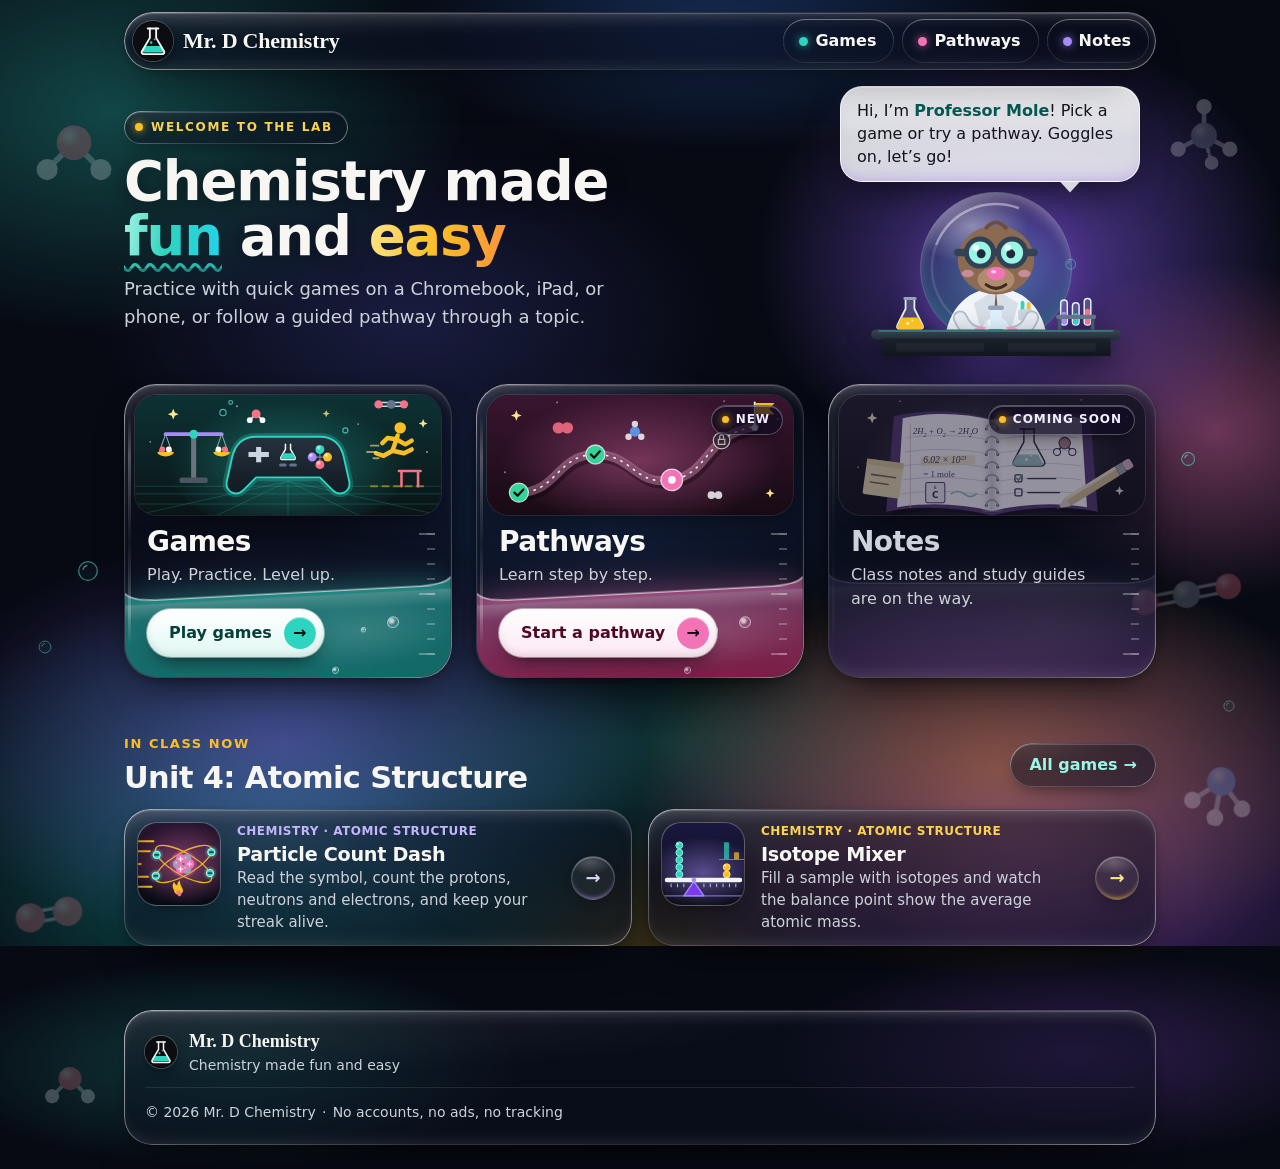
<file: index.html>
<!doctype html>
<html lang="en">
<head>
  <meta charset="utf-8">
  <meta name="viewport" content="width=device-width, initial-scale=1">
  <meta http-equiv="Content-Security-Policy" content="default-src 'self'; script-src 'none'; style-src 'self'; img-src 'self'; font-src 'none'; connect-src 'none'; object-src 'none'; base-uri 'none'; form-action 'none'">
  <title>Mr. D Chemistry</title>
  <meta name="description" content="Mr. D Chemistry — chemistry made fun and easy. Practice games, guided pathways and class notes for Mr. D's students.">
  <meta name="theme-color" content="#070a13">
  <meta name="color-scheme" content="dark">
  <link rel="icon" href="assets/favicon.svg" type="image/svg+xml">
  <link rel="stylesheet" href="assets/site.css?v=20261115">
  <link rel="stylesheet" href="assets/home.css?v=20261115">
</head>
<body class="home">
  <!-- Floating molecules and bubbles. Pure decoration: drawn once here, moved by CSS (assets/home.css).
       The <symbol>s also hold the liquid surface (meniscus) used in the Games / Pathways / Notes beakers. -->
  <div class="lab-bg" aria-hidden="true">
    <svg class="sprite" width="0" height="0" focusable="false">
      <defs>
        <radialGradient id="shine" cx="0.35" cy="0.3" r="0.7">
          <stop offset="0" stop-color="#fff" stop-opacity="0.7"/>
          <stop offset="0.5" stop-color="#fff" stop-opacity="0"/>
        </radialGradient>
        <symbol id="mol-h2o" viewBox="0 0 100 80">
          <path d="M50 32 22 60M50 32l28 28" stroke="#cbd5e1" stroke-width="6" stroke-linecap="round"/>
          <circle cx="50" cy="32" r="18" fill="#fb7185"/>
          <circle cx="22" cy="60" r="11" fill="#f1f5f9"/>
          <circle cx="78" cy="60" r="11" fill="#f1f5f9"/>
          <g fill="url(#shine)"><circle cx="50" cy="32" r="18"/><circle cx="22" cy="60" r="11"/><circle cx="78" cy="60" r="11"/></g>
        </symbol>
        <symbol id="mol-co2" viewBox="0 0 150 50">
          <path d="M22 19h106M22 31h106" stroke="#cbd5e1" stroke-width="4" stroke-linecap="round"/>
          <circle cx="22" cy="25" r="16" fill="#fb7185"/>
          <circle cx="75" cy="25" r="17" fill="#94a3b8"/>
          <circle cx="128" cy="25" r="16" fill="#fb7185"/>
          <g fill="url(#shine)"><circle cx="22" cy="25" r="16"/><circle cx="75" cy="25" r="17"/><circle cx="128" cy="25" r="16"/></g>
        </symbol>
        <symbol id="mol-ch4" viewBox="0 0 100 100">
          <path d="M50 52V14M50 52 16 70M50 52l34 18" stroke="#cbd5e1" stroke-width="6" stroke-linecap="round"/>
          <path d="M50 52l10 36" stroke="#cbd5e1" stroke-width="5" stroke-linecap="round" stroke-dasharray="4 5"/>
          <circle cx="50" cy="52" r="17" fill="#94a3b8"/>
          <circle cx="50" cy="14" r="10" fill="#f1f5f9"/>
          <circle cx="16" cy="70" r="10" fill="#f1f5f9"/>
          <circle cx="84" cy="70" r="10" fill="#f1f5f9"/>
          <circle cx="60" cy="88" r="9" fill="#e2e8f0"/>
          <g fill="url(#shine)"><circle cx="50" cy="52" r="17"/><circle cx="50" cy="14" r="10"/><circle cx="16" cy="70" r="10"/><circle cx="84" cy="70" r="10"/></g>
        </symbol>
        <symbol id="mol-o2" viewBox="0 0 100 50">
          <path d="M30 19h40M30 31h40" stroke="#cbd5e1" stroke-width="4" stroke-linecap="round"/>
          <circle cx="28" cy="25" r="17" fill="#fb7185"/>
          <circle cx="72" cy="25" r="17" fill="#fb7185"/>
          <g fill="url(#shine)"><circle cx="28" cy="25" r="17"/><circle cx="72" cy="25" r="17"/></g>
        </symbol>
        <symbol id="mol-nh3" viewBox="0 0 100 90">
          <path d="M50 36 20 64M50 36v44M50 36l30 28" stroke="#cbd5e1" stroke-width="6" stroke-linecap="round"/>
          <circle cx="50" cy="36" r="17" fill="#60a5fa"/>
          <circle cx="20" cy="64" r="10" fill="#f1f5f9"/>
          <circle cx="50" cy="80" r="10" fill="#f1f5f9"/>
          <circle cx="80" cy="64" r="10" fill="#f1f5f9"/>
          <g fill="url(#shine)"><circle cx="50" cy="36" r="17"/><circle cx="20" cy="64" r="10"/><circle cx="50" cy="80" r="10"/><circle cx="80" cy="64" r="10"/></g>
        </symbol>
        <!-- liquid surface: curves up where it meets the glass -->
        <symbol id="meniscus" viewBox="0 0 400 16" preserveAspectRatio="none">
          <path d="M0 0C5 8 20 11 46 11H354C380 11 395 8 400 0V16H0z" fill="currentColor"/>
          <path d="M0 0C5 8 20 11 46 11H354C380 11 395 8 400 0" fill="none" stroke="#fff" stroke-opacity="0.6" stroke-width="1.5" vector-effect="non-scaling-stroke"/>
        </symbol>
        <symbol id="fizz" viewBox="0 0 40 40">
          <circle cx="20" cy="20" r="17" fill="#2dd4bf" fill-opacity="0.08" stroke="#5eead4" stroke-width="2.5"/>
          <path d="M11 17a10 10 0 0 1 7-7" fill="none" stroke="#fff" stroke-opacity="0.8" stroke-width="2.5" stroke-linecap="round"/>
        </symbol>
      </defs>
    </svg>
    <svg class="mol mol-1" viewBox="0 0 100 80"><use href="#mol-h2o"/></svg>
    <svg class="mol mol-2" viewBox="0 0 150 50"><use href="#mol-co2"/></svg>
    <svg class="mol mol-3" viewBox="0 0 100 100"><use href="#mol-ch4"/></svg>
    <svg class="mol mol-4" viewBox="0 0 100 50"><use href="#mol-o2"/></svg>
    <svg class="mol mol-5" viewBox="0 0 100 90"><use href="#mol-nh3"/></svg>
    <svg class="mol mol-6" viewBox="0 0 100 80"><use href="#mol-h2o"/></svg>
    <svg class="fizz fizz-1" viewBox="0 0 40 40"><use href="#fizz"/></svg>
    <svg class="fizz fizz-2" viewBox="0 0 40 40"><use href="#fizz"/></svg>
    <svg class="fizz fizz-3" viewBox="0 0 40 40"><use href="#fizz"/></svg>
    <svg class="fizz fizz-4" viewBox="0 0 40 40"><use href="#fizz"/></svg>
    <svg class="fizz fizz-5" viewBox="0 0 40 40"><use href="#fizz"/></svg>
  </div>

  <header class="site-header">
    <div class="wrap">
      <div class="bar">
        <h1 class="brand">
          <img class="brand-mark" src="assets/favicon.svg" alt="" width="40" height="40">
          <span>Mr. D Chemistry</span>
        </h1>
        <nav class="top-nav" aria-label="Site">
          <a class="nav-games" href="https://games.mrdchemistry.com/">Games</a>
          <a class="nav-pathways" href="pathways/">Pathways</a>
          <a class="nav-notes" href="https://notes.mrdchemistry.com/">Notes</a>
        </nav>
      </div>
    </div>
  </header>

  <main id="main">
    <section class="hero wrap" aria-labelledby="hero-title">
      <div class="hero-text">
        <p class="eyebrow glass">Welcome to the lab</p>
        <h2 id="hero-title">Chemistry made <span class="fun">fun</span> and <span class="easy">easy</span></h2>
        <p class="lead">Practice with quick games on a Chromebook, iPad, or phone, or follow a guided pathway through a topic.</p>
      </div>

      <figure class="mascot">
        <figcaption class="say">
          Hi, I’m <strong>Professor Mole</strong>! Pick a game or try a pathway. Goggles on, let’s go!
        </figcaption>
        <div class="mascot-stage">
          <img class="mole" src="assets/professor-mole.svg" alt="Professor Mole, a friendly mole in lab goggles and a lab coat, holding a flask" width="120" height="120">
          <img class="bench" src="assets/lab-bench.svg" alt="" width="340" height="84">
        </div>
      </figure>
    </section>

    <ul class="doors wrap" aria-label="Where to next?">
      <li>
        <a class="door door--games glass" href="https://games.mrdchemistry.com/">
          <span class="beaker" aria-hidden="true">
            <span class="beaker-liquid">
              <svg class="meniscus" viewBox="0 0 400 16" preserveAspectRatio="none" focusable="false"><use href="#meniscus"/></svg>
              <span class="bub bub-1"></span>
              <span class="bub bub-2"></span>
              <span class="bub bub-3"></span>
            </span>
          </span>
          <span class="door-cover">
            <img src="assets/cover-games.svg" alt="" width="480" height="200">
          </span>
          <span class="door-body">
            <span class="door-title">Games</span>
            <span class="door-blurb">Play. Practice. Level up.</span>
            <span class="door-cta" aria-hidden="true">Play games <span class="arrow">→</span></span>
          </span>
        </a>
      </li>
      <li>
        <a class="door door--pathways glass" href="pathways/">
          <span class="beaker" aria-hidden="true">
            <span class="beaker-liquid">
              <svg class="meniscus" viewBox="0 0 400 16" preserveAspectRatio="none" focusable="false"><use href="#meniscus"/></svg>
              <span class="bub bub-1"></span>
              <span class="bub bub-2"></span>
              <span class="bub bub-3"></span>
            </span>
          </span>
          <span class="door-cover">
            <img src="assets/cover-pathways.svg" alt="" width="480" height="200">
            <span class="door-tag">New</span>
          </span>
          <span class="door-body">
            <span class="door-title">Pathways</span>
            <span class="door-blurb">Learn step by step.</span>
            <span class="door-cta" aria-hidden="true">Start a pathway <span class="arrow">→</span></span>
          </span>
        </a>
      </li>
      <li>
        <div class="door door--notes glass">
          <span class="beaker" aria-hidden="true">
            <span class="beaker-liquid">
              <svg class="meniscus" viewBox="0 0 400 16" preserveAspectRatio="none" focusable="false"><use href="#meniscus"/></svg>
            </span>
          </span>
          <span class="door-cover">
            <img src="assets/cover-notes.svg" alt="" width="480" height="200">
            <span class="door-tag">Coming soon</span>
          </span>
          <span class="door-body">
            <span class="door-title">Notes</span>
            <span class="door-blurb">Class notes and study guides are on the way.</span>
          </span>
        </div>
      </li>
    </ul>

    <!-- New unit: edit the text in h2#featured-title below. In each feature-list <li>,
         edit the <a href>, <img src> (keep alt="" for decorative art), both feature-tag
         spans (subject/topic), feature-title, and feature-blurb. Copy a whole <li>
         to add a game, or remove one to drop it. Keep the All games link unchanged. -->
    <section class="featured wrap" aria-labelledby="featured-title">
      <div class="featured-head">
        <div>
          <p class="eyebrow">In class now</p>
          <h2 id="featured-title">Unit 4: Atomic Structure</h2>
        </div>
        <a class="see-all glass" href="https://games.mrdchemistry.com/">All games <span aria-hidden="true">→</span></a>
      </div>
      <ul class="feature-list">
        <li>
          <a class="feature glass" href="https://games.mrdchemistry.com/games/particle-dash/">
            <span class="feature-art"><img src="assets/cover-particle-dash.svg" alt="" width="320" height="180"></span>
            <span class="feature-body">
              <span class="feature-tag dot-list"><span>Chemistry</span><span>Atomic Structure</span></span>
              <span class="feature-title">Particle Count Dash</span>
              <span class="feature-blurb">Read the symbol, count the protons, neutrons and electrons, and keep your streak alive.</span>
            </span>
            <span class="feature-go" aria-hidden="true"><span class="arrow">→</span></span>
          </a>
        </li>
        <li>
          <a class="feature feature--amber glass" href="https://games.mrdchemistry.com/games/isotope-mixer/">
            <span class="feature-art"><img src="assets/cover-isotope-mixer.svg" alt="" width="320" height="180"></span>
            <span class="feature-body">
              <span class="feature-tag dot-list"><span>Chemistry</span><span>Atomic Structure</span></span>
              <span class="feature-title">Isotope Mixer</span>
              <span class="feature-blurb">Fill a sample with isotopes and watch the balance point show the average atomic mass.</span>
            </span>
            <span class="feature-go" aria-hidden="true"><span class="arrow">→</span></span>
          </a>
        </li>
      </ul>
    </section>
  </main>

  <footer class="site-footer">
    <div class="wrap">
      <div class="footer-inner glass">
        <p class="footer-brand">
          <img class="brand-mark" src="assets/favicon.svg" alt="" width="32" height="32">
          <span><strong>Mr. D Chemistry</strong><br><span class="footer-tagline">Chemistry made fun and easy</span></span>
        </p>
        <p class="footer-legal dot-list"><span>© 2026 Mr. D Chemistry</span><span>No accounts, no ads, no tracking</span></p>
      </div>
    </div>
  </footer>
</body>
</html>
</file>
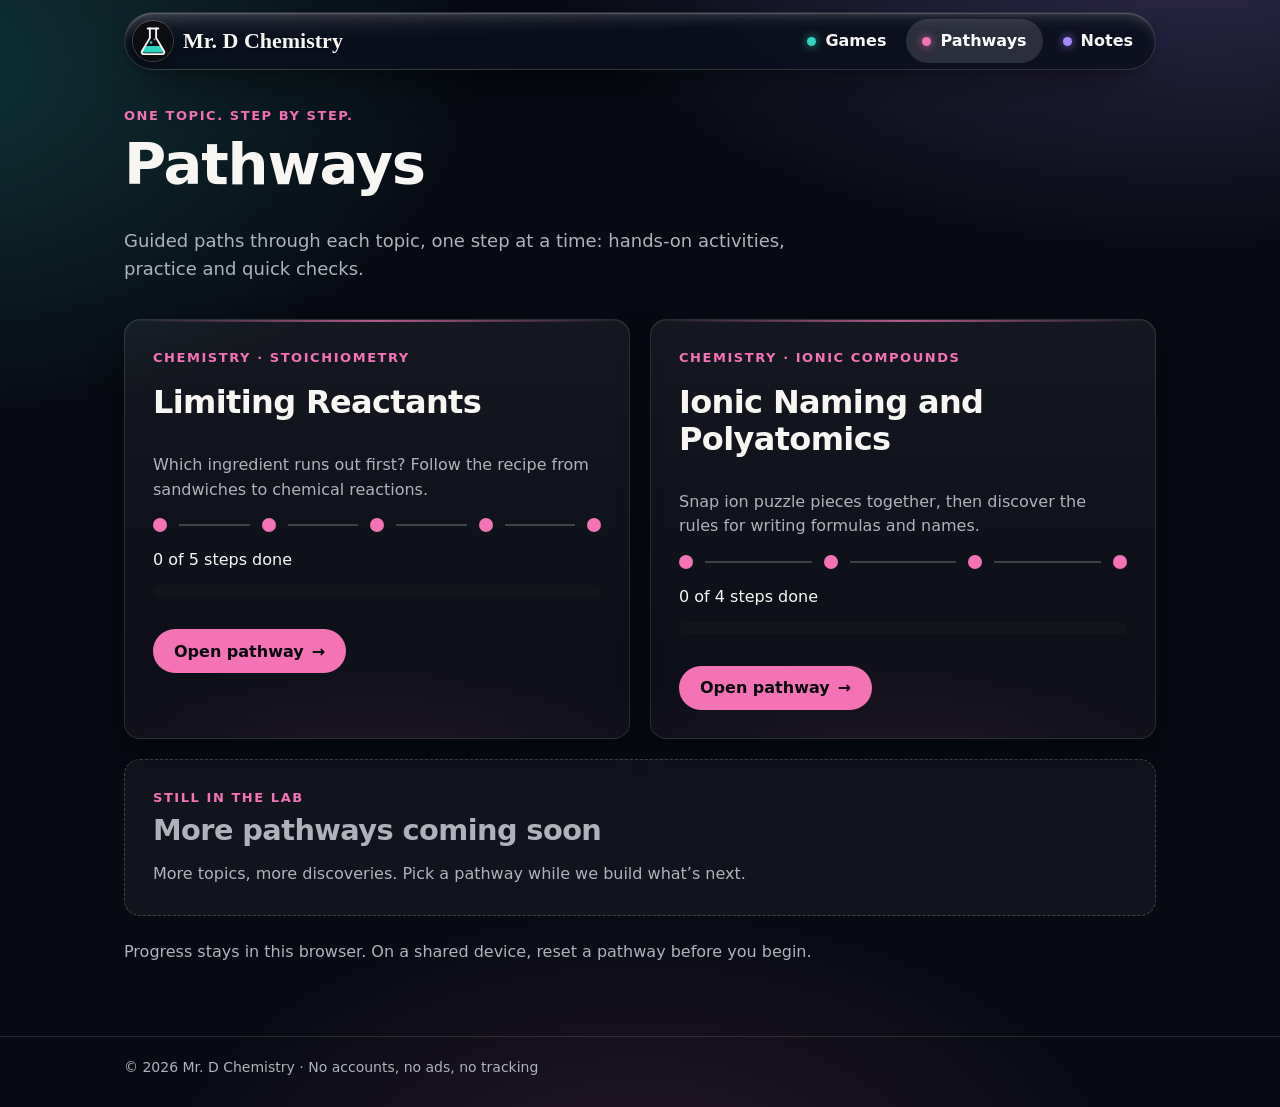
<file: pathways/index.html>
<!doctype html>
<html lang="en">
<head>
  <meta charset="utf-8">
  <meta name="viewport" content="width=device-width, initial-scale=1">
  <meta http-equiv="Content-Security-Policy" content="default-src 'self'; script-src 'self'; style-src 'self'; img-src 'self'; font-src 'none'; connect-src 'none'; object-src 'none'; base-uri 'none'; form-action 'none'">
  <title>Pathways — Mr. D Chemistry</title>
  <meta name="description" content="Guided chemistry paths through each topic, one step at a time.">
  <meta name="theme-color" content="#08090b">
  <meta name="color-scheme" content="dark">
  <link rel="icon" href="../assets/favicon.svg" type="image/svg+xml">
  <link rel="stylesheet" href="../assets/site.css?v=20261103">
  <link rel="stylesheet" href="../assets/site-bar.css?v=20261115b">
  <link rel="stylesheet" href="./assets/pathways.css?v=20261123">
  <script src="./assets/progress.js?v=20261123" defer></script>
  <script src="./assets/hub.js?v=20261123" defer></script>
</head>
<body class="pathways has-site-bar">
  <a class="skip-link" href="#main">Skip to content</a>
  <header class="site-bar-wrap">
    <div class="wrap">
      <div class="site-bar">
        <a class="site-bar-brand" href="https://mrdchemistry.com/">
          <img src="../assets/favicon.svg" alt="" width="40" height="40">
          <span>Mr. D Chemistry</span>
        </a>
        <nav class="site-bar-nav" aria-label="Site">
          <a class="nav-games" href="https://games.mrdchemistry.com/">Games</a>
          <a class="nav-pathways" href="https://mrdchemistry.com/pathways/" aria-current="page">Pathways</a>
          <a class="nav-notes" href="https://notes.mrdchemistry.com/">Notes</a>
        </nav>
      </div>
    </div>
  </header>
  <main id="main" class="wrap ">
    <section class="intro" aria-labelledby="title">
      <p class="eyebrow">One topic. Step by step.</p>
      <h1 id="title">Pathways</h1>
      <p class="lead">Guided paths through each topic, one step at a time: hands-on activities, practice and quick checks.</p>
    </section>
    <div class="pathway-grid">
      <article class="card pathway-card" data-status="ready" data-pathway-card="limiting-reactants" aria-labelledby="lr-title">
        <p class="eyebrow">Chemistry · Stoichiometry</p>
        <h2 id="lr-title">Limiting Reactants</h2>
        <p class="card-blurb">Which ingredient runs out first? Follow the recipe from sandwiches to chemical reactions.</p>
        <div class="pathway-preview" aria-hidden="true"><span class="preview-dot"></span><span class="preview-line"></span><span class="preview-dot"></span><span class="preview-line"></span><span class="preview-dot"></span><span class="preview-line"></span><span class="preview-dot"></span><span class="preview-line"></span><span class="preview-dot"></span></div>
        <div><span class="hub-progress" id="lr-progress">0 of 5 steps done</span><progress value="0" max="5" aria-labelledby="lr-progress"></progress></div>
        <div class="card-actions"><a class="btn btn-play" href="limiting-reactants/">Open pathway <span aria-hidden="true">→</span></a></div>
      </article>
      <article class="card pathway-card" data-status="ready" data-pathway-card="ionic-naming" aria-labelledby="in-title">
        <p class="eyebrow">Chemistry · Ionic Compounds</p>
        <h2 id="in-title">Ionic Naming and Polyatomics</h2>
        <p class="card-blurb">Snap ion puzzle pieces together, then discover the rules for writing formulas and names.</p>
        <div class="pathway-preview" aria-hidden="true"><span class="preview-dot"></span><span class="preview-line"></span><span class="preview-dot"></span><span class="preview-line"></span><span class="preview-dot"></span><span class="preview-line"></span><span class="preview-dot"></span></div>
        <div><span class="hub-progress" id="in-progress">0 of 4 steps done</span><progress value="0" max="4" aria-labelledby="in-progress"></progress></div>
        <div class="card-actions"><a class="btn btn-play" href="ionic-naming/">Open pathway <span aria-hidden="true">→</span></a></div>
      </article>
      <section class="coming-soon" aria-labelledby="soon-title">
        <p class="eyebrow">Still in the lab</p>
        <h2 id="soon-title">More pathways coming soon</h2>
        <p>More topics, more discoveries. Pick a pathway while we build what’s next.</p>
      </section>
    </div>
    <p class="muted reset-area">Progress stays in this browser. On a shared device, reset a pathway before you begin.</p>
    <noscript><p class="notice">Turn on JavaScript to save and display your progress. You can still open the pathway and read the notes.</p></noscript>
  </main>
  <footer class="site-foot"><div class="wrap"><p>© 2026 Mr. D Chemistry · No accounts, no ads, no tracking</p></div></footer>
</body>
</html>
</file>
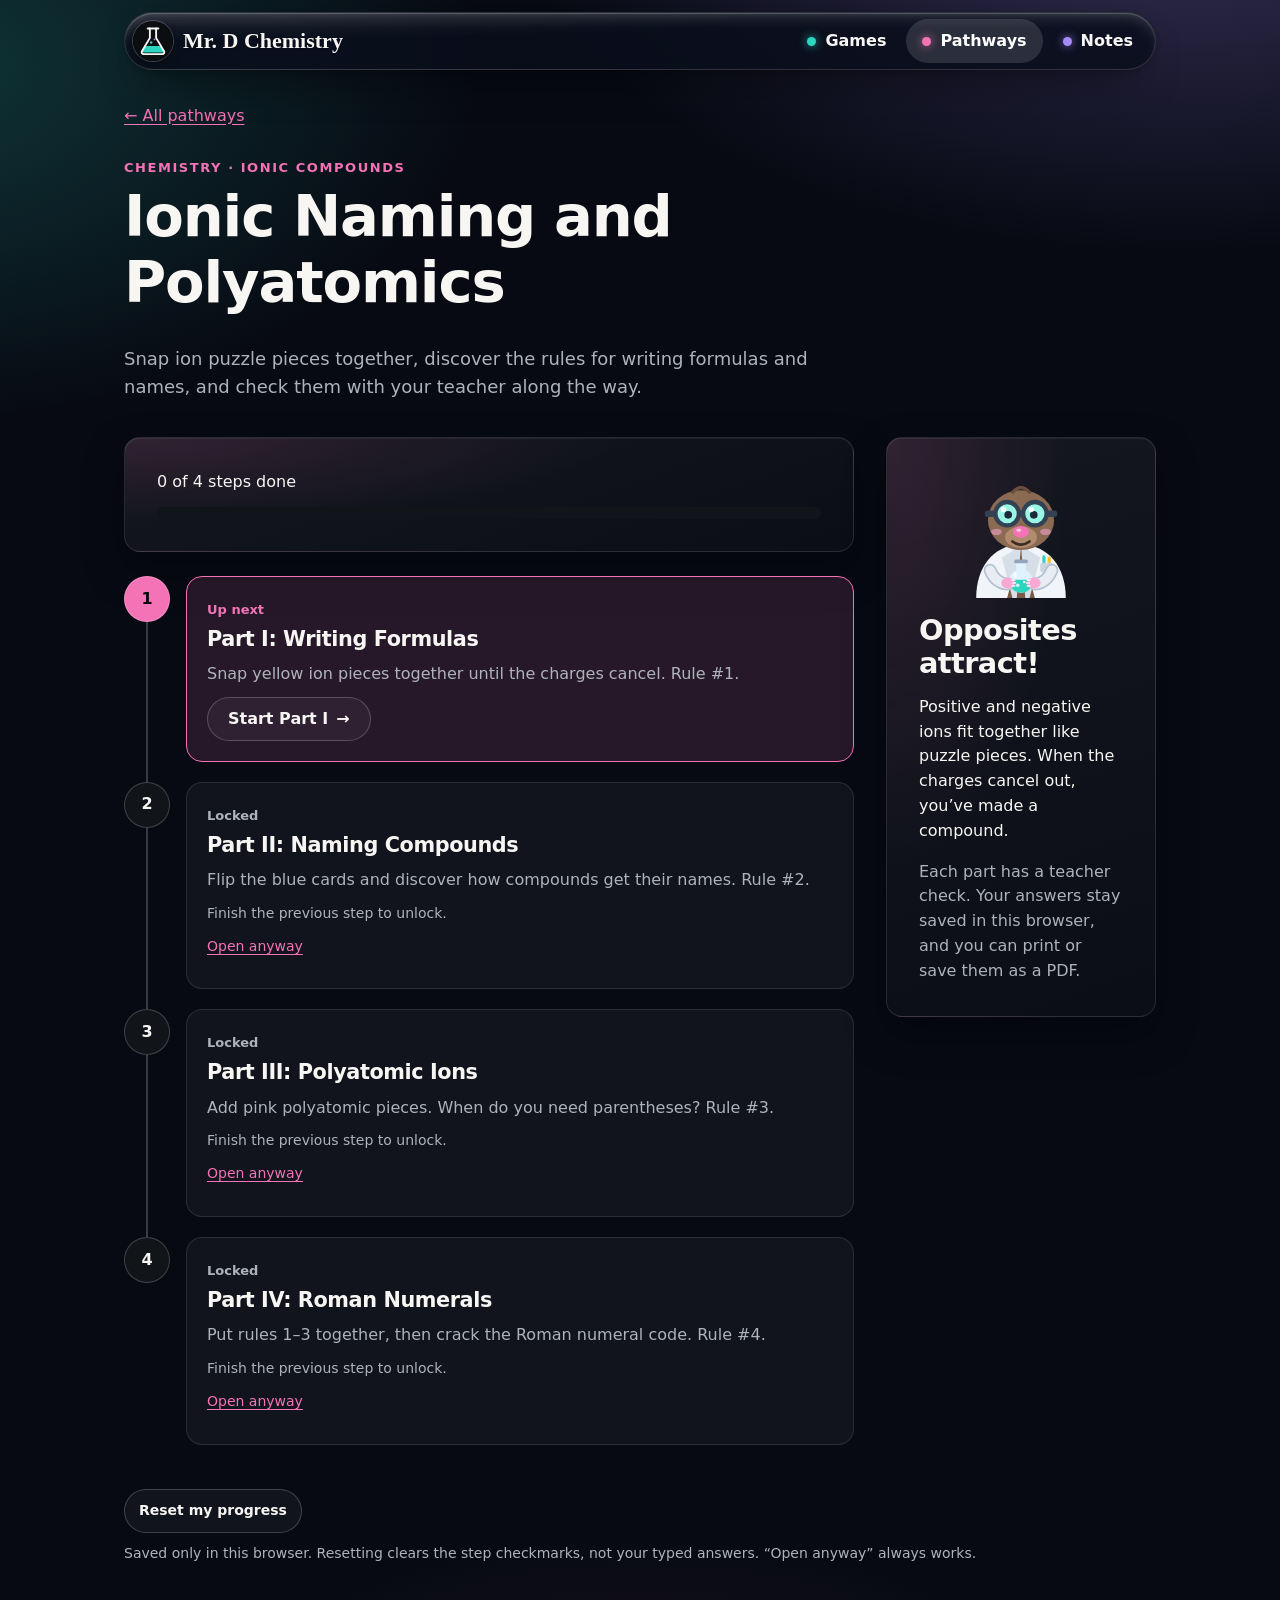
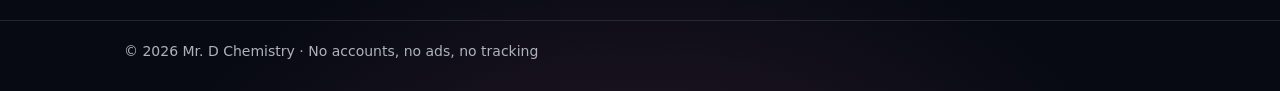
<file: pathways/ionic-naming/index.html>
<!doctype html>
<html lang="en">
<head>
  <meta charset="utf-8">
  <meta name="viewport" content="width=device-width, initial-scale=1">
  <meta http-equiv="Content-Security-Policy" content="default-src 'self'; script-src 'self'; style-src 'self'; img-src 'self'; font-src 'none'; connect-src 'none'; object-src 'none'; base-uri 'none'; form-action 'none'">
  <title>Ionic Naming and Polyatomics — Pathways — Mr. D Chemistry</title>
  <meta name="description" content="Learn to write formulas and name ionic compounds, including polyatomic ions and Roman numerals, with digital ion puzzle pieces.">
  <meta name="theme-color" content="#08090b">
  <meta name="color-scheme" content="dark">
  <link rel="icon" href="../../assets/favicon.svg" type="image/svg+xml">
  <link rel="stylesheet" href="../../assets/site.css?v=20261103">
  <link rel="stylesheet" href="../../assets/site-bar.css?v=20261115b">
  <link rel="stylesheet" href="../../pathways/assets/pathways.css?v=20261123">
  <script src="../assets/progress.js?v=20261123" defer></script>
  <script src="../assets/pathway.js?v=20261123" defer></script>
</head>
<body class="pathways has-site-bar" data-pathway="ionic-naming" data-reset-message="Progress reset. Start fresh with Part I.">
  <a class="skip-link" href="#main">Skip to content</a>
  <header class="site-bar-wrap">
    <div class="wrap">
      <div class="site-bar">
        <a class="site-bar-brand" href="https://mrdchemistry.com/">
          <img src="../../assets/favicon.svg" alt="" width="40" height="40">
          <span>Mr. D Chemistry</span>
        </a>
        <nav class="site-bar-nav" aria-label="Site">
          <a class="nav-games" href="https://games.mrdchemistry.com/">Games</a>
          <a class="nav-pathways" href="https://mrdchemistry.com/pathways/" aria-current="page">Pathways</a>
          <a class="nav-notes" href="https://notes.mrdchemistry.com/">Notes</a>
        </nav>
      </div>
    </div>
  </header>
  <main id="main" class="wrap">
    <a class="back-link" href="../">← All pathways</a>
    <section class="intro" aria-labelledby="title">
      <p class="eyebrow">Chemistry · Ionic Compounds</p>
      <h1 id="title">Ionic Naming and Polyatomics</h1>
      <p class="lead">Snap ion puzzle pieces together, discover the rules for writing formulas and names, and check them with your teacher along the way.</p>
    </section>
    <div class="pathway-layout">
      <div>
        <div class="panel panel-pad progress-summary">
          <p id="progress-count" role="status">0 of 4 steps done</p>
          <progress id="pathway-meter" value="0" max="4" aria-labelledby="progress-count"></progress>
        </div>
        <ol class="path-stations" aria-label="Your four steps">
        <li class="station" id="step-formulas" data-state="next">
          <span class="station-number" aria-hidden="true">1</span>
          <div class="station-body">
            <span class="station-status">Up next</span>
            <h2><span class="sr-only">Step 1: </span>Part I: Writing Formulas</h2>
            <p>Snap yellow ion pieces together until the charges cancel. Rule #1.</p>
            <a class="btn btn-ghost step-open" href="formulas/">Start Part I <span aria-hidden="true">→</span></a>
            <p class="lock-hint" hidden>Finish the previous step to unlock.</p>
            <a class="step-anyway" href="formulas/" hidden>Open anyway<span class="sr-only">: Part I: Writing Formulas</span></a>
          </div>
        </li>
        <li class="station" id="step-naming" data-state="locked">
          <span class="station-number" aria-hidden="true">2</span>
          <div class="station-body">
            <span class="station-status">Locked</span>
            <h2><span class="sr-only">Step 2: </span>Part II: Naming Compounds</h2>
            <p>Flip the blue cards and discover how compounds get their names. Rule #2.</p>
            <a class="btn btn-ghost step-open" href="naming/" hidden>Start Part II <span aria-hidden="true">→</span></a>
            <p class="lock-hint">Finish the previous step to unlock.</p>
            <a class="step-anyway" href="naming/">Open anyway<span class="sr-only">: Part II: Naming Compounds</span></a>
          </div>
        </li>
        <li class="station" id="step-polyatomics" data-state="locked">
          <span class="station-number" aria-hidden="true">3</span>
          <div class="station-body">
            <span class="station-status">Locked</span>
            <h2><span class="sr-only">Step 3: </span>Part III: Polyatomic Ions</h2>
            <p>Add pink polyatomic pieces. When do you need parentheses? Rule #3.</p>
            <a class="btn btn-ghost step-open" href="polyatomics/" hidden>Start Part III <span aria-hidden="true">→</span></a>
            <p class="lock-hint">Finish the previous step to unlock.</p>
            <a class="step-anyway" href="polyatomics/">Open anyway<span class="sr-only">: Part III: Polyatomic Ions</span></a>
          </div>
        </li>
        <li class="station" id="step-roman" data-state="locked">
          <span class="station-number" aria-hidden="true">4</span>
          <div class="station-body">
            <span class="station-status">Locked</span>
            <h2><span class="sr-only">Step 4: </span>Part IV: Roman Numerals</h2>
            <p>Put rules 1–3 together, then crack the Roman numeral code. Rule #4.</p>
            <a class="btn btn-ghost step-open" href="roman-numerals/" hidden>Start Part IV <span aria-hidden="true">→</span></a>
            <p class="lock-hint">Finish the previous step to unlock.</p>
            <a class="step-anyway" href="roman-numerals/">Open anyway<span class="sr-only">: Part IV: Roman Numerals</span></a>
          </div>
        </li>
        </ol>
      </div>
      <aside class="panel panel-pad mole-note" aria-label="Professor Mole’s tip">
        <img src="../../assets/professor-mole.svg" alt="Professor Mole in lab goggles" width="128" height="128">
        <div><h2>Opposites attract!</h2><p>Positive and negative ions fit together like puzzle pieces. When the charges cancel out, you’ve made a compound.</p><p class="muted">Each part has a teacher check. Your answers stay saved in this browser, and you can print or save them as a PDF.</p></div>
      </aside>
    </div>
    <section class="panel panel-pad completion" id="completion" aria-labelledby="complete-title" hidden>
      <img src="../../assets/professor-mole.svg" alt="Professor Mole celebrates with you" width="120" height="120">
      <div><p class="eyebrow">Four rules. One language.</p><h2 id="complete-title">Pathway complete!</h2><p>You can write formulas, name ionic compounds, handle polyatomic ions and read Roman numerals. You speak chemistry now!</p></div>
    </section>
    <div class="reset-area">
      <div class="reset-actions"><button class="btn btn-ghost btn-sm" id="reset-progress" type="button">Reset my progress</button><button class="btn btn-ghost btn-sm" id="cancel-reset" type="button" hidden>Keep my progress</button></div>
      <p id="reset-message" role="status"></p>
      <p class="muted">Saved only in this browser. Resetting clears the step checkmarks, not your typed answers. “Open anyway” always works.</p>
    </div>
    <noscript><p class="notice">JavaScript is needed for the puzzle pieces and to track progress.</p></noscript>
  </main>
  <footer class="site-foot"><div class="wrap"><p>© 2026 Mr. D Chemistry · No accounts, no ads, no tracking</p></div></footer>
</body>
</html>
</file>
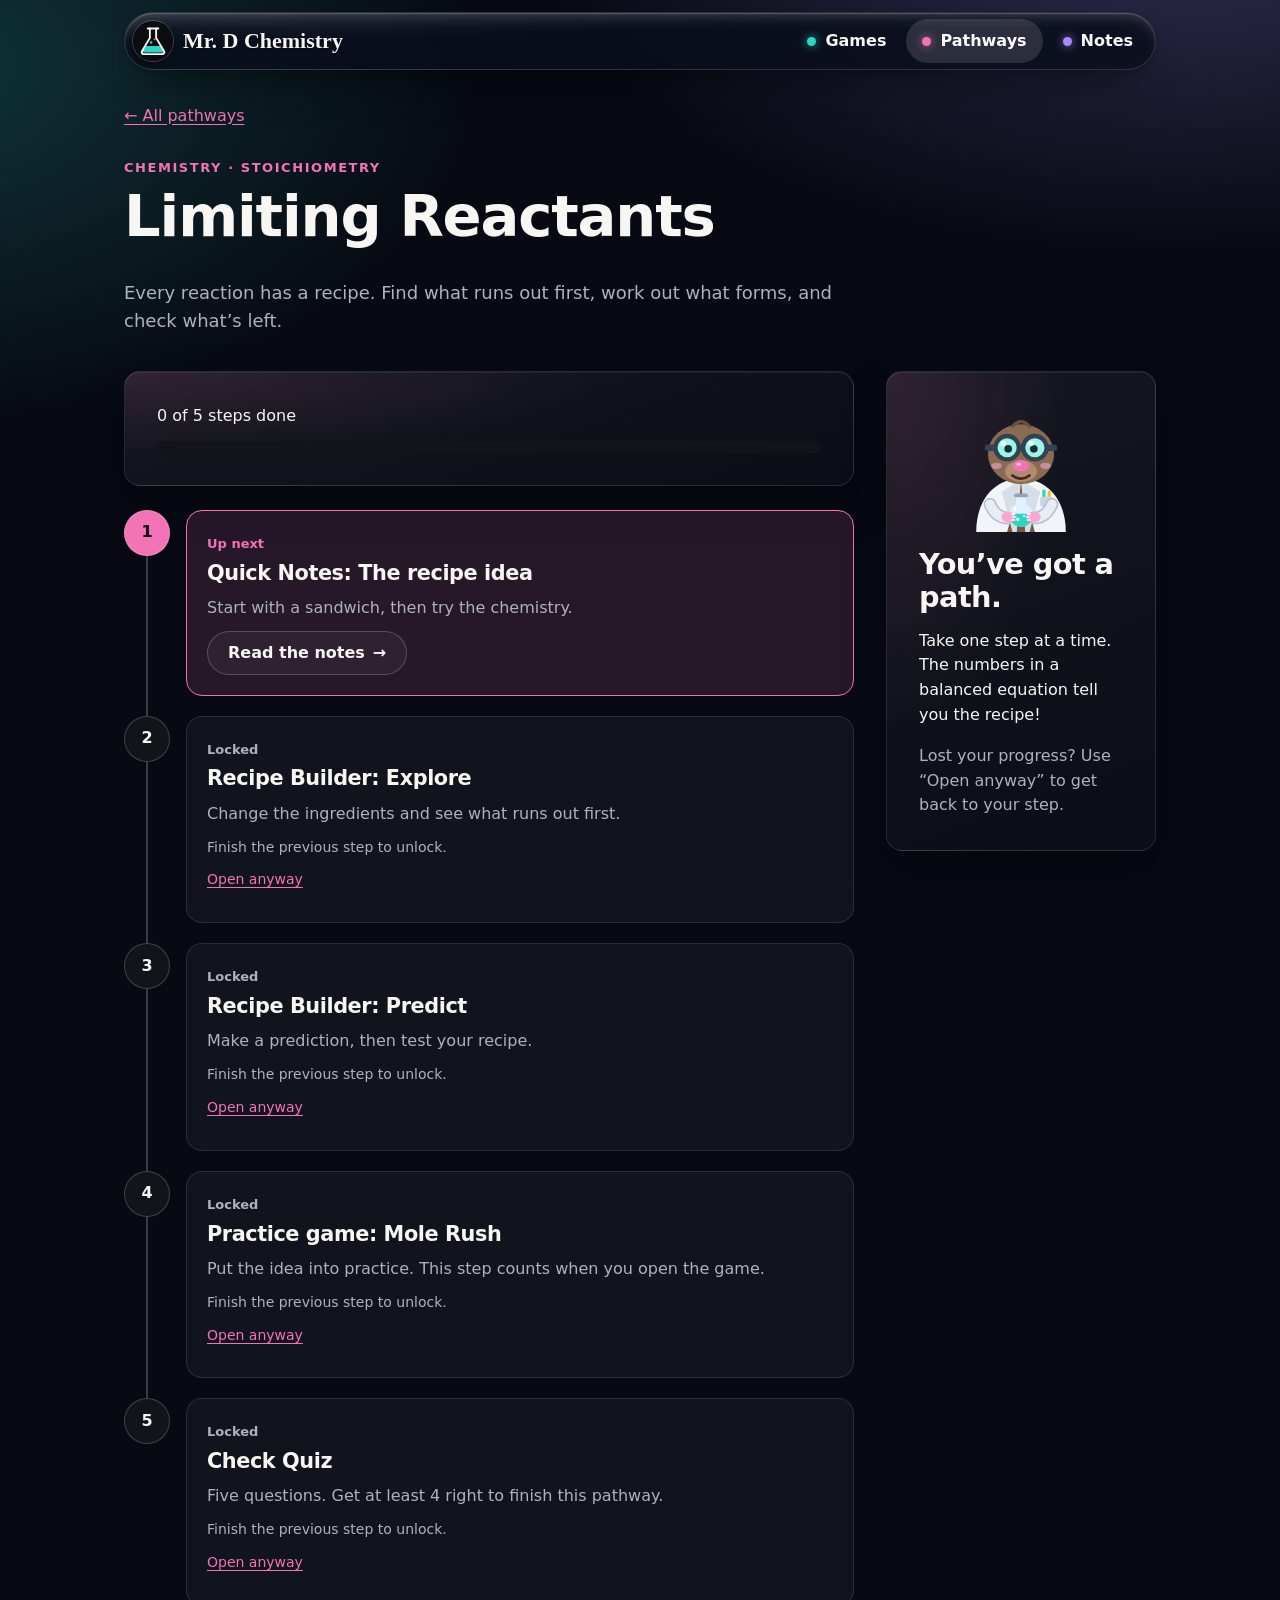
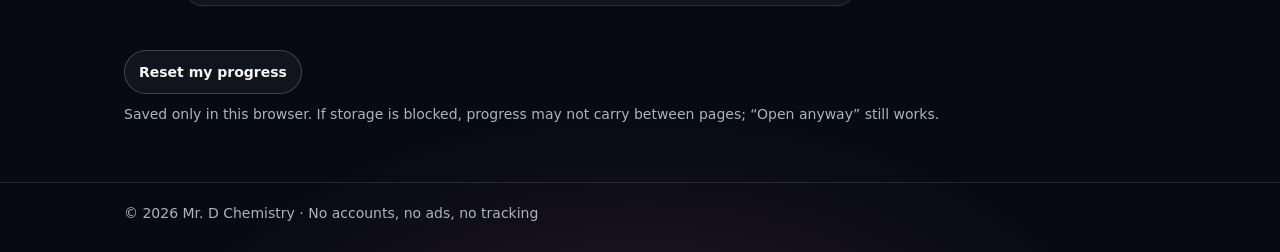
<file: pathways/limiting-reactants/index.html>
<!doctype html>
<html lang="en">
<head>
  <meta charset="utf-8">
  <meta name="viewport" content="width=device-width, initial-scale=1">
  <meta http-equiv="Content-Security-Policy" content="default-src 'self'; script-src 'self'; style-src 'self'; img-src 'self'; font-src 'none'; connect-src 'none'; object-src 'none'; base-uri 'none'; form-action 'none'">
  <title>Limiting Reactants — Pathways — Mr. D Chemistry</title>
  <meta name="description" content="Learn limiting reactants in five guided steps, from quick notes to a five-question check.">
  <meta name="theme-color" content="#08090b">
  <meta name="color-scheme" content="dark">
  <link rel="icon" href="../../assets/favicon.svg" type="image/svg+xml">
  <link rel="stylesheet" href="../../assets/site.css?v=20261103">
  <link rel="stylesheet" href="../../assets/site-bar.css?v=20261115b">
  <link rel="stylesheet" href="../assets/pathways.css?v=20261123">
  <script src="../assets/progress.js?v=20261123" defer></script>
  <script src="../assets/pathway.js?v=20261123" defer></script>
</head>
<body class="pathways has-site-bar">
  <a class="skip-link" href="#main">Skip to content</a>
  <header class="site-bar-wrap">
    <div class="wrap">
      <div class="site-bar">
        <a class="site-bar-brand" href="https://mrdchemistry.com/">
          <img src="../../assets/favicon.svg" alt="" width="40" height="40">
          <span>Mr. D Chemistry</span>
        </a>
        <nav class="site-bar-nav" aria-label="Site">
          <a class="nav-games" href="https://games.mrdchemistry.com/">Games</a>
          <a class="nav-pathways" href="https://mrdchemistry.com/pathways/" aria-current="page">Pathways</a>
          <a class="nav-notes" href="https://notes.mrdchemistry.com/">Notes</a>
        </nav>
      </div>
    </div>
  </header>
  <main id="main" class="wrap ">
    <a class="back-link" href="../">← All pathways</a>
    <section class="intro" aria-labelledby="title">
      <p class="eyebrow">Chemistry · Stoichiometry</p>
      <h1 id="title">Limiting Reactants</h1>
      <p class="lead">Every reaction has a recipe. Find what runs out first, work out what forms, and check what’s left.</p>
    </section>
    <div class="pathway-layout">
      <div>
        <div class="panel panel-pad progress-summary">
          <p id="progress-count" role="status">0 of 5 steps done</p>
          <progress id="pathway-meter" value="0" max="5" aria-labelledby="progress-count"></progress>
        </div>
        <ol class="path-stations" aria-label="Your five steps">
        <li class="station" id="step-notes" data-state="next">
          <span class="station-number" aria-hidden="true">1</span>
          <div class="station-body">
            <span class="station-status">Up next</span>
            <h2><span class="sr-only">Step 1: </span>Quick Notes: The recipe idea</h2>
            <p>Start with a sandwich, then try the chemistry.</p>
            <a class="btn btn-ghost step-open" href="notes/">Read the notes <span aria-hidden="true">→</span></a>
            <p class="lock-hint" hidden>Finish the previous step to unlock.</p>
            <a class="step-anyway" href="notes/" hidden>Open anyway<span class="sr-only">: Quick Notes: The recipe idea</span></a>
          </div>
        </li>
        <li class="station" id="step-explore" data-state="locked">
          <span class="station-number" aria-hidden="true">2</span>
          <div class="station-body">
            <span class="station-status">Locked</span>
            <h2><span class="sr-only">Step 2: </span>Recipe Builder: Explore</h2>
            <p>Change the ingredients and see what runs out first.</p>
            <a class="btn btn-ghost step-open" href="recipe-builder/?mode=explore" hidden>Start exploring <span aria-hidden="true">→</span></a>
            <p class="lock-hint">Finish the previous step to unlock.</p>
            <a class="step-anyway" href="recipe-builder/?mode=explore">Open anyway<span class="sr-only">: Recipe Builder: Explore</span></a>
          </div>
        </li>
        <li class="station" id="step-predict" data-state="locked">
          <span class="station-number" aria-hidden="true">3</span>
          <div class="station-body">
            <span class="station-status">Locked</span>
            <h2><span class="sr-only">Step 3: </span>Recipe Builder: Predict</h2>
            <p>Make a prediction, then test your recipe.</p>
            <a class="btn btn-ghost step-open" href="recipe-builder/?mode=predict" hidden>Make a prediction <span aria-hidden="true">→</span></a>
            <p class="lock-hint">Finish the previous step to unlock.</p>
            <a class="step-anyway" href="recipe-builder/?mode=predict">Open anyway<span class="sr-only">: Recipe Builder: Predict</span></a>
          </div>
        </li>
        <li class="station" id="step-game" data-state="locked">
          <span class="station-number" aria-hidden="true">4</span>
          <div class="station-body">
            <span class="station-status">Locked</span>
            <h2><span class="sr-only">Step 4: </span>Practice game: Mole Rush</h2>
            <p>Put the idea into practice. This step counts when you open the game.</p>
            <a class="btn btn-ghost step-open" href="https://games.mrdchemistry.com/games/mole-rush/" data-mark-game hidden>Play Mole Rush <span aria-hidden="true">→</span></a>
            <p class="lock-hint">Finish the previous step to unlock.</p>
            <a class="step-anyway" href="https://games.mrdchemistry.com/games/mole-rush/" data-mark-game>Open anyway<span class="sr-only">: Practice game: Mole Rush</span></a>
          </div>
        </li>
        <li class="station" id="step-quiz" data-state="locked">
          <span class="station-number" aria-hidden="true">5</span>
          <div class="station-body">
            <span class="station-status">Locked</span>
            <h2><span class="sr-only">Step 5: </span>Check Quiz</h2>
            <p>Five questions. Get at least 4 right to finish this pathway.</p>
            <a class="btn btn-ghost step-open" href="quiz/" hidden>Take the quiz <span aria-hidden="true">→</span></a>
            <p class="lock-hint">Finish the previous step to unlock.</p>
            <a class="step-anyway" href="quiz/">Open anyway<span class="sr-only">: Check Quiz</span></a>
          </div>
        </li>
        </ol>
      </div>
      <aside class="panel panel-pad mole-note" aria-label="Professor Mole’s tip">
        <img src="../../assets/professor-mole.svg" alt="Professor Mole in lab goggles" width="128" height="128">
        <div><h2>You’ve got a path.</h2><p>Take one step at a time. The numbers in a balanced equation tell you the recipe!</p><p class="muted">Lost your progress? Use “Open anyway” to get back to your step.</p></div>
      </aside>
    </div>
    <section class="panel panel-pad completion" id="completion" aria-labelledby="complete-title" hidden>
      <img src="../../assets/professor-mole.svg" alt="Professor Mole celebrates with you" width="120" height="120">
      <div><p class="eyebrow">Five steps. One big idea.</p><h2 id="complete-title">Pathway complete!</h2><p>You can find the limiting reactant, calculate product, and track the excess. Goggles up for a job well done!</p></div>
    </section>
    <div class="reset-area">
      <div class="reset-actions"><button class="btn btn-ghost btn-sm" id="reset-progress" type="button">Reset my progress</button><button class="btn btn-ghost btn-sm" id="cancel-reset" type="button" hidden>Keep my progress</button></div>
      <p id="reset-message" role="status"></p>
      <p class="muted">Saved only in this browser. If storage is blocked, progress may not carry between pages; “Open anyway” still works.</p>
    </div>
    <noscript><p class="notice">JavaScript is needed to track progress. Use “Open anyway” to visit any step; the notes are available without JavaScript.</p></noscript>
  </main>
  <footer class="site-foot"><div class="wrap"><p>© 2026 Mr. D Chemistry · No accounts, no ads, no tracking</p></div></footer>
</body>
</html>
</file>
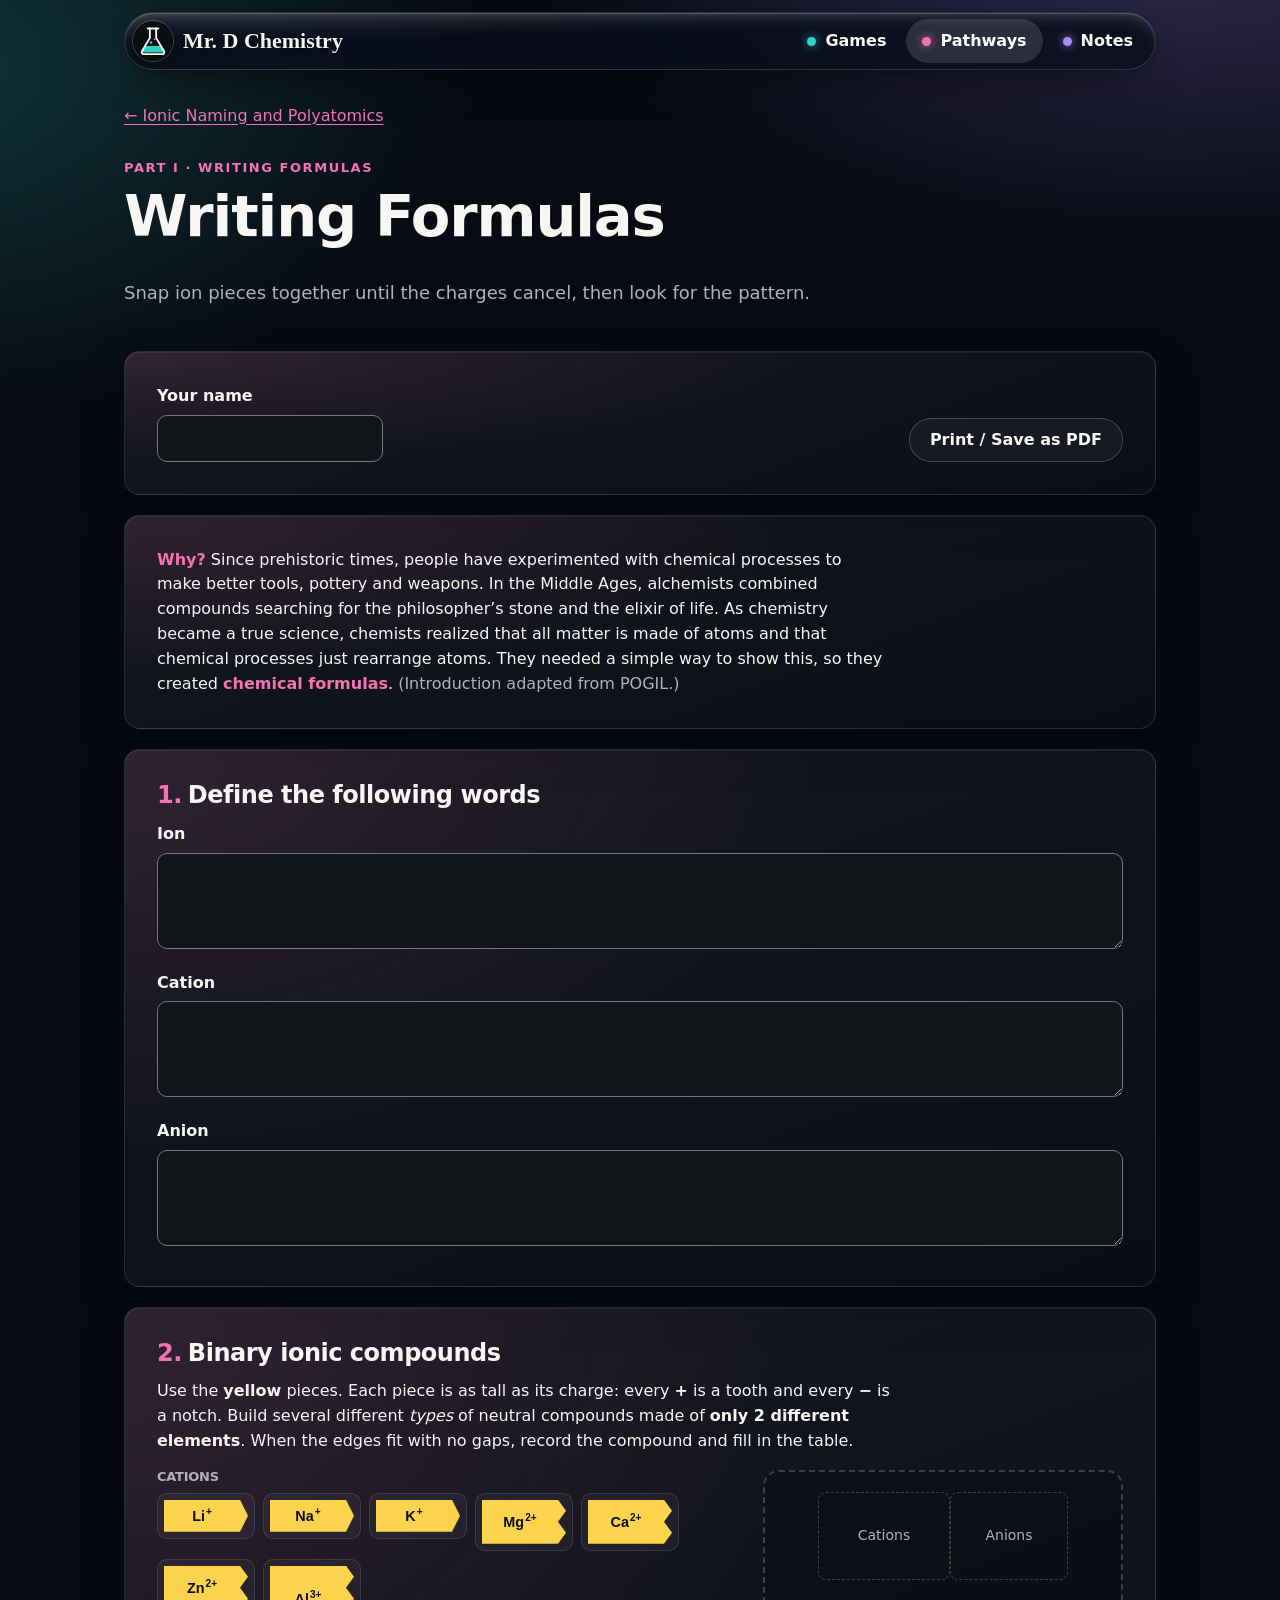
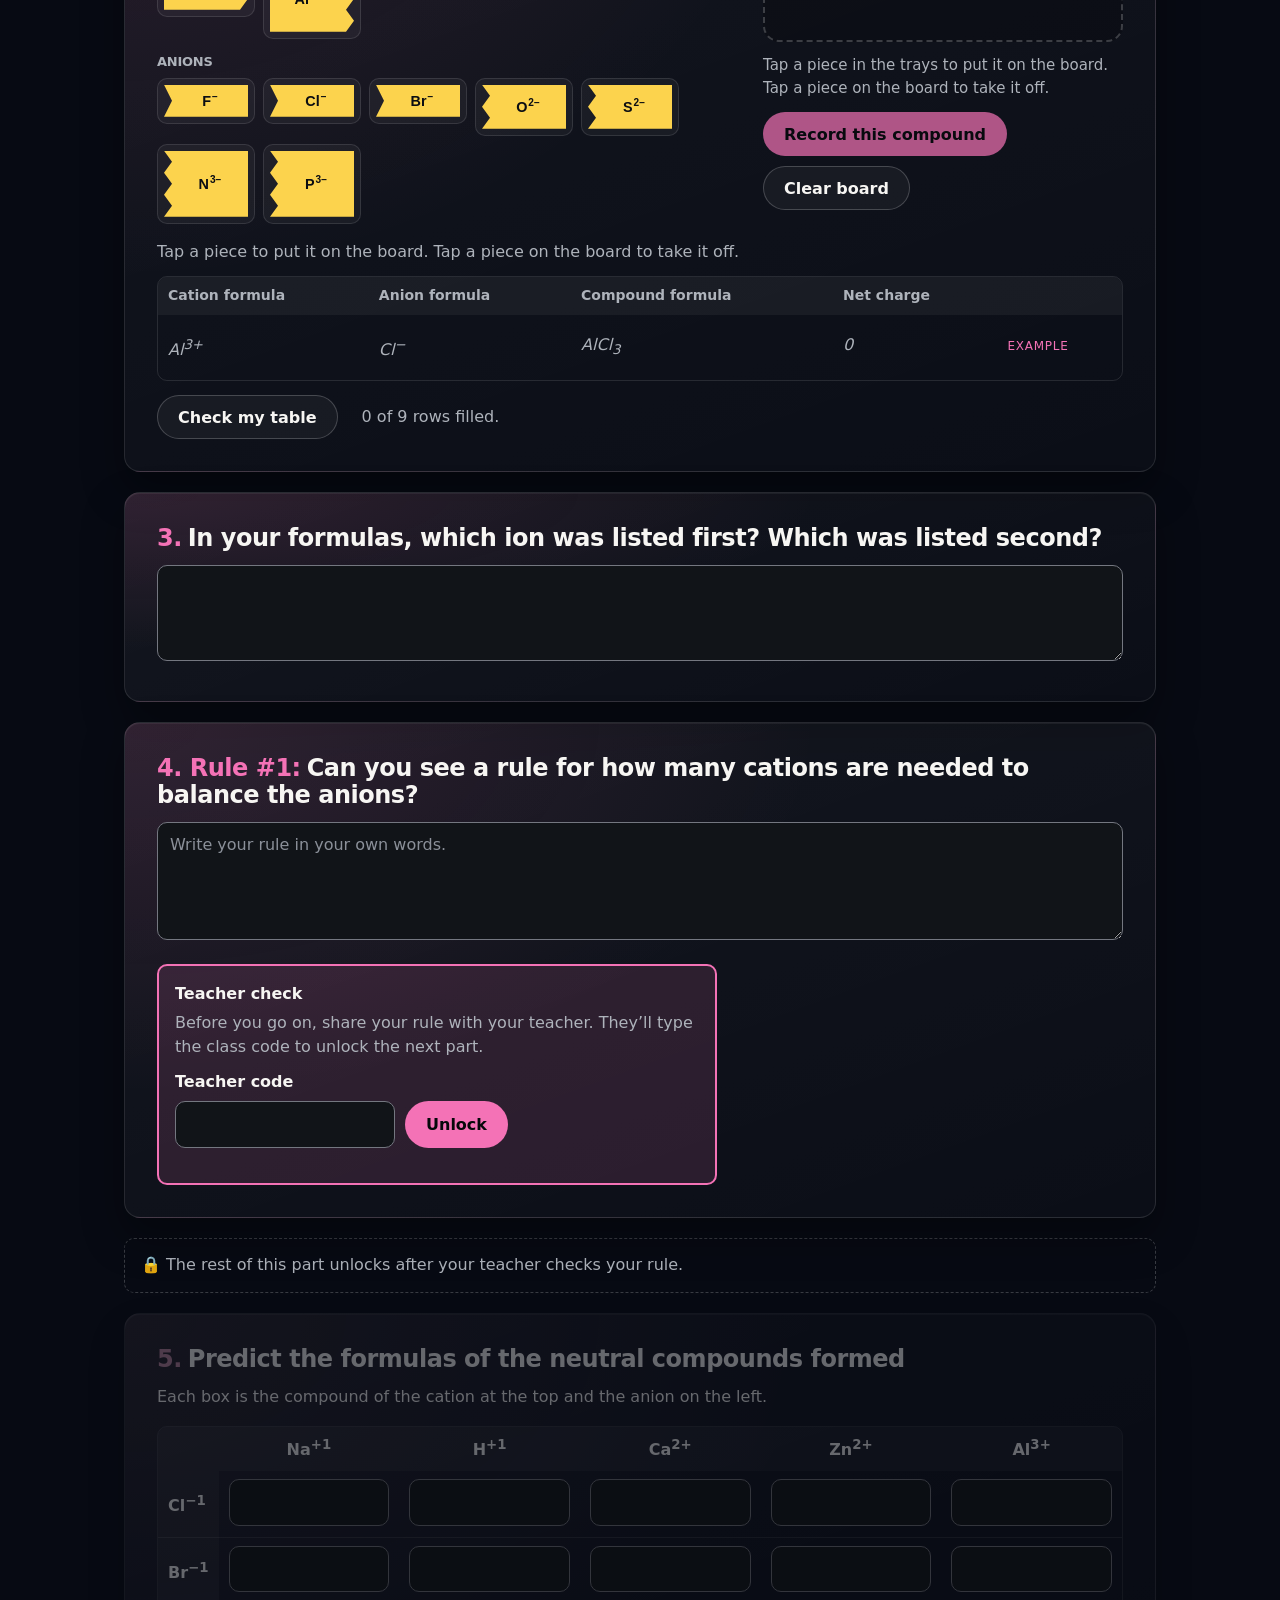
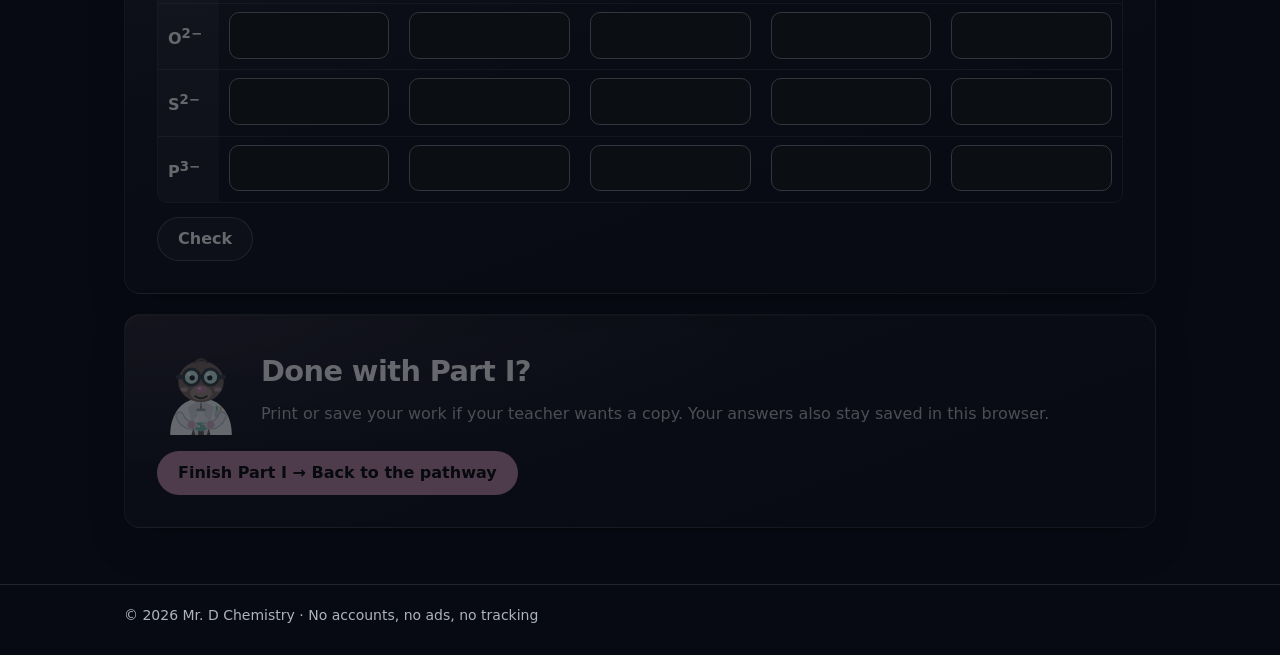
<file: pathways/ionic-naming/formulas/index.html>
<!doctype html>
<html lang="en">
<head>
  <meta charset="utf-8">
  <meta name="viewport" content="width=device-width, initial-scale=1">
  <meta http-equiv="Content-Security-Policy" content="default-src 'self'; script-src 'self'; style-src 'self'; img-src 'self'; font-src 'none'; connect-src 'none'; object-src 'none'; base-uri 'none'; form-action 'none'">
  <title>Part I: Writing Formulas — Ionic Naming and Polyatomics — Mr. D Chemistry</title>
  <meta name="description" content="Build neutral ionic compounds with ion puzzle pieces and discover how to write their formulas.">
  <meta name="theme-color" content="#08090b">
  <meta name="color-scheme" content="dark">
  <link rel="icon" href="../../../assets/favicon.svg" type="image/svg+xml">
  <link rel="stylesheet" href="../../../assets/site.css?v=20261103">
  <link rel="stylesheet" href="../../../assets/site-bar.css?v=20261115b">
  <link rel="stylesheet" href="../../../pathways/assets/pathways.css?v=20261123">
  <link rel="stylesheet" href="../assets/ionic.css?v=20261123">
  <script src="../../assets/progress.js?v=20261123" defer></script>
  <script src="../assets/ionic.js?v=20261123" defer></script>
</head>
<body class="pathways ionic has-site-bar" data-part="formulas">
  <a class="skip-link" href="#main">Skip to content</a>
  <header class="site-bar-wrap">
    <div class="wrap">
      <div class="site-bar">
        <a class="site-bar-brand" href="https://mrdchemistry.com/">
          <img src="../../../assets/favicon.svg" alt="" width="40" height="40">
          <span>Mr. D Chemistry</span>
        </a>
        <nav class="site-bar-nav" aria-label="Site">
          <a class="nav-games" href="https://games.mrdchemistry.com/">Games</a>
          <a class="nav-pathways" href="https://mrdchemistry.com/pathways/" aria-current="page">Pathways</a>
          <a class="nav-notes" href="https://notes.mrdchemistry.com/">Notes</a>
        </nav>
      </div>
    </div>
  </header>
  <main id="main" class="wrap">
    <a class="back-link" href="../">← Ionic Naming and Polyatomics</a>
    <section class="intro" aria-labelledby="title">
      <p class="eyebrow">Part I · Writing Formulas</p>
      <h1 id="title">Writing Formulas</h1>
      <p class="lead">Snap ion pieces together until the charges cancel, then look for the pattern.</p>
    </section>
    <div class="ws">
      <div class="panel panel-pad ws-top">
        <div><label for="student-name">Your name</label><input id="student-name" type="text" autocomplete="name" spellcheck="false"></div>
        <button class="btn btn-ghost" type="button" data-print>Print / Save as PDF</button>
      </div>
      <section class="panel panel-pad ws-q why-panel" aria-label="Why?">
        <p class="why"><strong>Why?</strong> Since prehistoric times, people have experimented with chemical processes to make better tools, pottery and weapons. In the Middle Ages, alchemists combined compounds searching for the philosopher’s stone and the elixir of life. As chemistry became a true science, chemists realized that all matter is made of atoms and that chemical processes just rearrange atoms. They needed a simple way to show this, so they created <strong>chemical formulas</strong>. <span class="muted">(Introduction adapted from POGIL.)</span></p>
      </section>
      <section class="panel panel-pad ws-q" aria-labelledby="q1-h">
        <h2 id="q1-h"><span class="qn">1.</span>Define the following words</h2>
        <label class="field-label" for="q1-ion">Ion</label><textarea id="q1-ion" rows="2"></textarea>
        <label class="field-label" for="q1-cation">Cation</label><textarea id="q1-cation" rows="2"></textarea>
        <label class="field-label" for="q1-anion">Anion</label><textarea id="q1-anion" rows="2"></textarea>
      </section>
      <section class="panel panel-pad ws-q lab" aria-labelledby="lab-title">
        <h2 id="lab-title"><span class="qn">2.</span>Binary ionic compounds</h2>
        <p>Use the <strong>yellow</strong> pieces. Each piece is as tall as its charge: every <strong>+</strong> is a tooth and every <strong>&minus;</strong> is a notch. Build several different <em>types</em> of neutral compounds made of <strong>only 2 different elements</strong>. When the edges fit with no gaps, record the compound and fill in the table.</p>
        <div class="lab-grid">
          <div class="tray">
            <h3 id="tray-cat-label">Cations <span class="sr-only">(tap to add)</span></h3>
            <div class="tray-list tray-cat" role="group" aria-labelledby="tray-cat-label"></div>
            <h3 id="tray-an-label">Anions <span class="sr-only">(tap to add)</span></h3>
            <div class="tray-list tray-an" role="group" aria-labelledby="tray-an-label"></div>
            <p class="muted">Tap a piece to put it on the board. Tap a piece on the board to take it off.</p>
          </div>
          <div class="board-wrap">
            <div class="board" aria-label="Puzzle board">
              <div class="col col-cat" role="group" aria-label="Cations on the board"></div>
              <div class="col col-an" role="group" aria-label="Anions on the board"></div>
            </div>
            <p class="lab-status" role="status" aria-live="polite"></p>
            <div class="lab-actions">
              <button class="btn btn-rose" type="button" data-record disabled>Record this compound</button>
              <button class="btn btn-ghost" type="button" data-clear>Clear board</button>
            </div>
          </div>
        </div>
        <div class="table-scroll"><table class="ws-table record-table"><caption class="sr-only">Compounds you built</caption><thead></thead><tbody></tbody></table></div>
        <div class="check-row"><button class="btn btn-ghost" type="button" data-check-rows>Check my table</button><p class="record-msg" role="status"></p><p class="muted rows-left"></p></div>
      </section>
      <section class="panel panel-pad ws-q" aria-labelledby="q3-h">
        <h2 id="q3-h"><span class="qn">3.</span>In your formulas, which ion was listed first? Which was listed second?</h2>
        <label class="sr-only" for="q3">Your answer</label>
        <textarea id="q3" rows="3"></textarea>
      </section>
      <section class="panel panel-pad ws-q" aria-labelledby="q4-h">
        <h2 id="q4-h"><span class="qn">4. Rule #1:</span>Can you see a rule for how many cations are needed to balance the anions?</h2>
        <label class="sr-only" for="q4">Your rule</label>
        <textarea id="q4" rows="4" placeholder="Write your rule in your own words."></textarea>
        <div class="checkpoint" id="cp1" data-needs="q4" data-unlocks="zone1">
          <p class="cp-title">Teacher check</p>
          <form class="cp-form" novalidate>
            <p>Before you go on, share your rule with your teacher. They’ll type the class code to unlock the next part.</p>
            <label for="cp1-code">Teacher code</label>
            <div class="cp-row"><input class="cp-code no-save" id="cp1-code" type="password" inputmode="numeric" autocomplete="off"><button class="btn btn-rose" type="submit">Unlock</button></div>
            <p class="cp-msg" role="status"></p>
          </form>
          <p class="cp-done" hidden>✓ Checked by your teacher</p>
        </div>
      </section>
      <p class="lock-note" data-lock-note="zone1">🔒 The rest of this part unlocks after your teacher checks your rule.</p>
      <div class="locked-zone" id="zone1">
        <section class="panel panel-pad ws-q" id="q5" aria-labelledby="q5-h">
          <h2 id="q5-h"><span class="qn">5.</span>Predict the formulas of the neutral compounds formed</h2>
          <p>Each box is the compound of the cation at the top and the anion on the left.</p>
          <div class="table-scroll"><table class="ws-table grid-table">
            <thead><tr><th scope="col"><span class="sr-only">Anion</span></th><th scope="col">Na<sup>+1</sup></th><th scope="col">H<sup>+1</sup></th><th scope="col">Ca<sup>2+</sup></th><th scope="col">Zn<sup>2+</sup></th><th scope="col">Al<sup>3+</sup></th></tr></thead>
            <tbody>
            <tr><th scope="row">Cl<sup>&minus;1</sup></th><td><input id="q5-nacl" type="text" class="cell-in" autocomplete="off" spellcheck="false" autocapitalize="off" data-kind="formula" data-answer="NaCl" aria-label="Formula for Na +1 and Cl  minus1"></td><td><input id="q5-hcl" type="text" class="cell-in" autocomplete="off" spellcheck="false" autocapitalize="off" data-kind="formula" data-answer="HCl" aria-label="Formula for H +1 and Cl  minus1"></td><td><input id="q5-cacl" type="text" class="cell-in" autocomplete="off" spellcheck="false" autocapitalize="off" data-kind="formula" data-answer="CaCl2" aria-label="Formula for Ca 2+ and Cl  minus1"></td><td><input id="q5-zncl" type="text" class="cell-in" autocomplete="off" spellcheck="false" autocapitalize="off" data-kind="formula" data-answer="ZnCl2" aria-label="Formula for Zn 2+ and Cl  minus1"></td><td><input id="q5-alcl" type="text" class="cell-in" autocomplete="off" spellcheck="false" autocapitalize="off" data-kind="formula" data-answer="AlCl3" aria-label="Formula for Al 3+ and Cl  minus1"></td></tr>
            <tr><th scope="row">Br<sup>&minus;1</sup></th><td><input id="q5-nabr" type="text" class="cell-in" autocomplete="off" spellcheck="false" autocapitalize="off" data-kind="formula" data-answer="NaBr" aria-label="Formula for Na +1 and Br  minus1"></td><td><input id="q5-hbr" type="text" class="cell-in" autocomplete="off" spellcheck="false" autocapitalize="off" data-kind="formula" data-answer="HBr" aria-label="Formula for H +1 and Br  minus1"></td><td><input id="q5-cabr" type="text" class="cell-in" autocomplete="off" spellcheck="false" autocapitalize="off" data-kind="formula" data-answer="CaBr2" aria-label="Formula for Ca 2+ and Br  minus1"></td><td><input id="q5-znbr" type="text" class="cell-in" autocomplete="off" spellcheck="false" autocapitalize="off" data-kind="formula" data-answer="ZnBr2" aria-label="Formula for Zn 2+ and Br  minus1"></td><td><input id="q5-albr" type="text" class="cell-in" autocomplete="off" spellcheck="false" autocapitalize="off" data-kind="formula" data-answer="AlBr3" aria-label="Formula for Al 3+ and Br  minus1"></td></tr>
            <tr><th scope="row">O<sup>2&minus;</sup></th><td><input id="q5-nao" type="text" class="cell-in" autocomplete="off" spellcheck="false" autocapitalize="off" data-kind="formula" data-answer="Na2O" aria-label="Formula for Na +1 and O 2 minus"></td><td><input id="q5-ho" type="text" class="cell-in" autocomplete="off" spellcheck="false" autocapitalize="off" data-kind="formula" data-answer="H2O" aria-label="Formula for H +1 and O 2 minus"></td><td><input id="q5-cao" type="text" class="cell-in" autocomplete="off" spellcheck="false" autocapitalize="off" data-kind="formula" data-answer="CaO" aria-label="Formula for Ca 2+ and O 2 minus"></td><td><input id="q5-zno" type="text" class="cell-in" autocomplete="off" spellcheck="false" autocapitalize="off" data-kind="formula" data-answer="ZnO" aria-label="Formula for Zn 2+ and O 2 minus"></td><td><input id="q5-alo" type="text" class="cell-in" autocomplete="off" spellcheck="false" autocapitalize="off" data-kind="formula" data-answer="Al2O3" aria-label="Formula for Al 3+ and O 2 minus"></td></tr>
            <tr><th scope="row">S<sup>2&minus;</sup></th><td><input id="q5-nas" type="text" class="cell-in" autocomplete="off" spellcheck="false" autocapitalize="off" data-kind="formula" data-answer="Na2S" aria-label="Formula for Na +1 and S 2 minus"></td><td><input id="q5-hs" type="text" class="cell-in" autocomplete="off" spellcheck="false" autocapitalize="off" data-kind="formula" data-answer="H2S" aria-label="Formula for H +1 and S 2 minus"></td><td><input id="q5-cas" type="text" class="cell-in" autocomplete="off" spellcheck="false" autocapitalize="off" data-kind="formula" data-answer="CaS" aria-label="Formula for Ca 2+ and S 2 minus"></td><td><input id="q5-zns" type="text" class="cell-in" autocomplete="off" spellcheck="false" autocapitalize="off" data-kind="formula" data-answer="ZnS" aria-label="Formula for Zn 2+ and S 2 minus"></td><td><input id="q5-als" type="text" class="cell-in" autocomplete="off" spellcheck="false" autocapitalize="off" data-kind="formula" data-answer="Al2S3" aria-label="Formula for Al 3+ and S 2 minus"></td></tr>
            <tr><th scope="row">P<sup>3&minus;</sup></th><td><input id="q5-nap" type="text" class="cell-in" autocomplete="off" spellcheck="false" autocapitalize="off" data-kind="formula" data-answer="Na3P" aria-label="Formula for Na +1 and P 3 minus"></td><td><input id="q5-hp" type="text" class="cell-in" autocomplete="off" spellcheck="false" autocapitalize="off" data-kind="formula" data-answer="H3P|PH3" aria-label="Formula for H +1 and P 3 minus"></td><td><input id="q5-cap" type="text" class="cell-in" autocomplete="off" spellcheck="false" autocapitalize="off" data-kind="formula" data-answer="Ca3P2" aria-label="Formula for Ca 2+ and P 3 minus"></td><td><input id="q5-znp" type="text" class="cell-in" autocomplete="off" spellcheck="false" autocapitalize="off" data-kind="formula" data-answer="Zn3P2" aria-label="Formula for Zn 2+ and P 3 minus"></td><td><input id="q5-alp" type="text" class="cell-in" autocomplete="off" spellcheck="false" autocapitalize="off" data-kind="formula" data-answer="AlP" aria-label="Formula for Al 3+ and P 3 minus"></td></tr>
            </tbody>
          </table></div>
          <div class="check-row"><button class="btn btn-ghost" type="button" data-check="q5">Check</button><p class="check-result" role="status"></p></div>
        </section>
        <section class="panel panel-pad finish" aria-labelledby="finish-h">
          <img src="../../../assets/professor-mole.svg" alt="" width="88" height="88">
          <div>
            <h2 id="finish-h">Done with Part I?</h2>
            <p class="muted">Print or save your work if your teacher wants a copy. Your answers also stay saved in this browser.</p>
          </div>
          <a class="btn btn-rose" href="../" data-finish>Finish Part I → Back to the pathway</a>
        </section>
      </div>
    </div>
  </main>
  <footer class="site-foot"><div class="wrap"><p>© 2026 Mr. D Chemistry · No accounts, no ads, no tracking</p></div></footer>
</body>
</html>
</file>
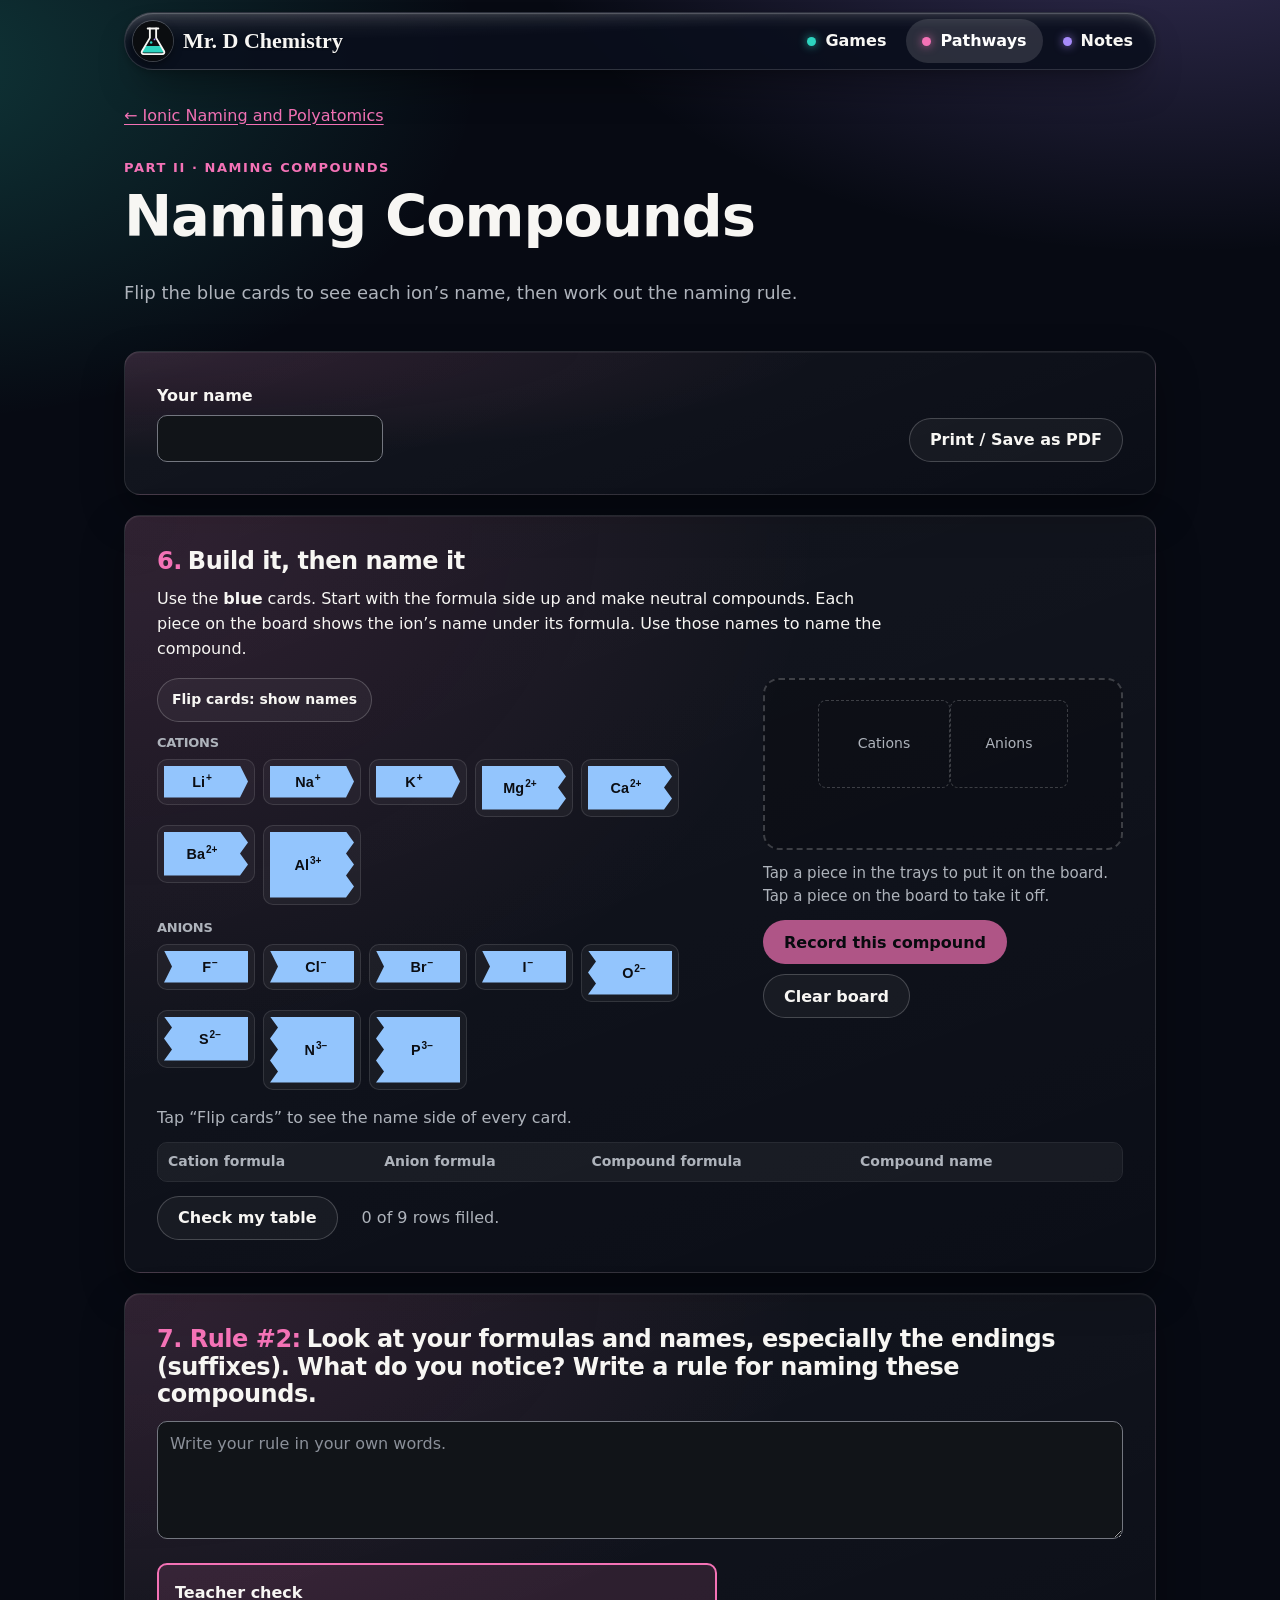
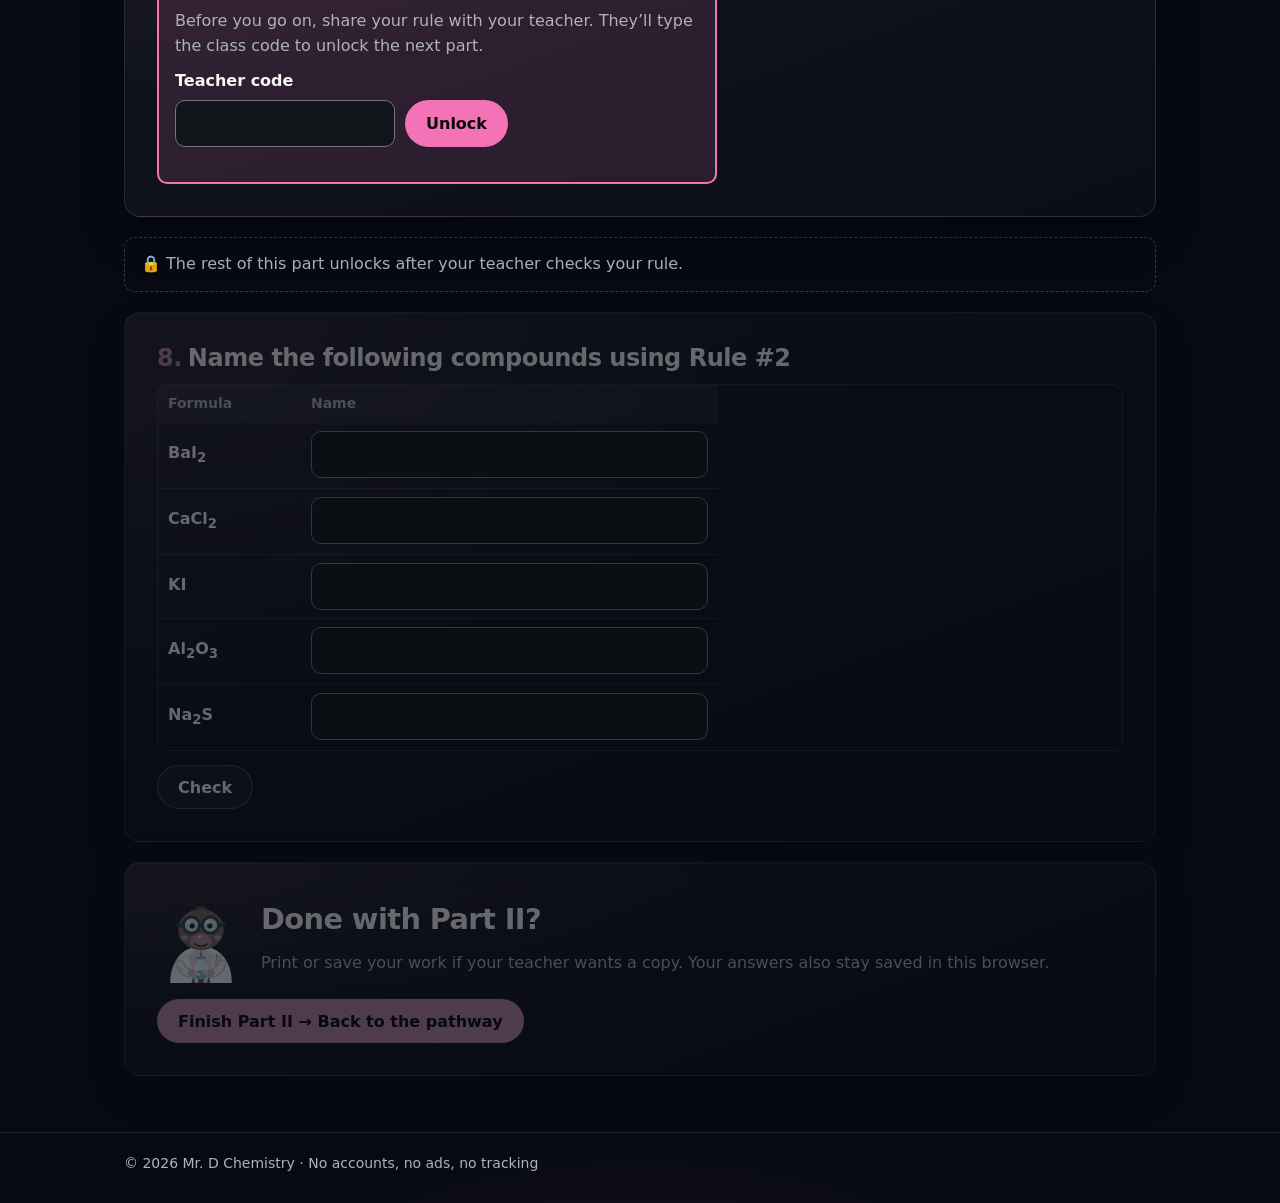
<file: pathways/ionic-naming/naming/index.html>
<!doctype html>
<html lang="en">
<head>
  <meta charset="utf-8">
  <meta name="viewport" content="width=device-width, initial-scale=1">
  <meta http-equiv="Content-Security-Policy" content="default-src 'self'; script-src 'self'; style-src 'self'; img-src 'self'; font-src 'none'; connect-src 'none'; object-src 'none'; base-uri 'none'; form-action 'none'">
  <title>Part II: Naming Compounds — Ionic Naming and Polyatomics — Mr. D Chemistry</title>
  <meta name="description" content="Flip ion cards to discover the rule for naming binary ionic compounds.">
  <meta name="theme-color" content="#08090b">
  <meta name="color-scheme" content="dark">
  <link rel="icon" href="../../../assets/favicon.svg" type="image/svg+xml">
  <link rel="stylesheet" href="../../../assets/site.css?v=20261103">
  <link rel="stylesheet" href="../../../assets/site-bar.css?v=20261115b">
  <link rel="stylesheet" href="../../../pathways/assets/pathways.css?v=20261123">
  <link rel="stylesheet" href="../assets/ionic.css?v=20261123">
  <script src="../../assets/progress.js?v=20261123" defer></script>
  <script src="../assets/ionic.js?v=20261123" defer></script>
</head>
<body class="pathways ionic has-site-bar" data-part="naming">
  <a class="skip-link" href="#main">Skip to content</a>
  <header class="site-bar-wrap">
    <div class="wrap">
      <div class="site-bar">
        <a class="site-bar-brand" href="https://mrdchemistry.com/">
          <img src="../../../assets/favicon.svg" alt="" width="40" height="40">
          <span>Mr. D Chemistry</span>
        </a>
        <nav class="site-bar-nav" aria-label="Site">
          <a class="nav-games" href="https://games.mrdchemistry.com/">Games</a>
          <a class="nav-pathways" href="https://mrdchemistry.com/pathways/" aria-current="page">Pathways</a>
          <a class="nav-notes" href="https://notes.mrdchemistry.com/">Notes</a>
        </nav>
      </div>
    </div>
  </header>
  <main id="main" class="wrap">
    <a class="back-link" href="../">← Ionic Naming and Polyatomics</a>
    <section class="intro" aria-labelledby="title">
      <p class="eyebrow">Part II · Naming Compounds</p>
      <h1 id="title">Naming Compounds</h1>
      <p class="lead">Flip the blue cards to see each ion’s name, then work out the naming rule.</p>
    </section>
    <div class="ws">
      <div class="panel panel-pad ws-top">
        <div><label for="student-name">Your name</label><input id="student-name" type="text" autocomplete="name" spellcheck="false"></div>
        <button class="btn btn-ghost" type="button" data-print>Print / Save as PDF</button>
      </div>
      <section class="panel panel-pad ws-q lab" aria-labelledby="lab-title">
        <h2 id="lab-title"><span class="qn">6.</span>Build it, then name it</h2>
        <p>Use the <strong>blue</strong> cards. Start with the formula side up and make neutral compounds. Each piece on the board shows the ion’s name under its formula. Use those names to name the compound.</p>
        <div class="lab-grid">
          <div class="tray">
          <p class="flip-row"><button class="btn btn-ghost btn-sm" type="button" data-flip aria-pressed="false">Flip cards: show names</button></p>
            <h3 id="tray-cat-label">Cations <span class="sr-only">(tap to add)</span></h3>
            <div class="tray-list tray-cat" role="group" aria-labelledby="tray-cat-label"></div>
            <h3 id="tray-an-label">Anions <span class="sr-only">(tap to add)</span></h3>
            <div class="tray-list tray-an" role="group" aria-labelledby="tray-an-label"></div>
            <p class="muted">Tap “Flip cards” to see the name side of every card.</p>
          </div>
          <div class="board-wrap">
            <div class="board" aria-label="Puzzle board">
              <div class="col col-cat" role="group" aria-label="Cations on the board"></div>
              <div class="col col-an" role="group" aria-label="Anions on the board"></div>
            </div>
            <p class="lab-status" role="status" aria-live="polite"></p>
            <div class="lab-actions">
              <button class="btn btn-rose" type="button" data-record disabled>Record this compound</button>
              <button class="btn btn-ghost" type="button" data-clear>Clear board</button>
            </div>
          </div>
        </div>
        <div class="table-scroll"><table class="ws-table record-table"><caption class="sr-only">Compounds you built</caption><thead></thead><tbody></tbody></table></div>
        <div class="check-row"><button class="btn btn-ghost" type="button" data-check-rows>Check my table</button><p class="record-msg" role="status"></p><p class="muted rows-left"></p></div>
      </section>
      <section class="panel panel-pad ws-q" aria-labelledby="q7-h">
        <h2 id="q7-h"><span class="qn">7. Rule #2:</span>Look at your formulas and names, especially the endings (suffixes). What do you notice? Write a rule for naming these compounds.</h2>
        <label class="sr-only" for="q7">Your rule</label>
        <textarea id="q7" rows="4" placeholder="Write your rule in your own words."></textarea>
        <div class="checkpoint" id="cp2" data-needs="q7" data-unlocks="zone2">
          <p class="cp-title">Teacher check</p>
          <form class="cp-form" novalidate>
            <p>Before you go on, share your rule with your teacher. They’ll type the class code to unlock the next part.</p>
            <label for="cp2-code">Teacher code</label>
            <div class="cp-row"><input class="cp-code no-save" id="cp2-code" type="password" inputmode="numeric" autocomplete="off"><button class="btn btn-rose" type="submit">Unlock</button></div>
            <p class="cp-msg" role="status"></p>
          </form>
          <p class="cp-done" hidden>✓ Checked by your teacher</p>
        </div>
      </section>
      <p class="lock-note" data-lock-note="zone2">🔒 The rest of this part unlocks after your teacher checks your rule.</p>
      <div class="locked-zone" id="zone2">
      <section class="panel panel-pad ws-q" id="q8" aria-labelledby="q8-h">
        <h2 id="q8-h"><span class="qn">8.</span>Name the following compounds using Rule #2</h2>
        <div class="table-scroll"><table class="ws-table narrow">
          <thead><tr><th scope="col">Formula</th><th scope="col">Name</th></tr></thead>
          <tbody>
            <tr><th scope="row">BaI<sub>2</sub></th><td><input id="q8-bai2" type="text" class="cell-in" autocomplete="off" spellcheck="false" autocapitalize="off" data-kind="name" data-answer="barium iodide" aria-label="Name for BaI2"></td></tr>
            <tr><th scope="row">CaCl<sub>2</sub></th><td><input id="q8-cacl2" type="text" class="cell-in" autocomplete="off" spellcheck="false" autocapitalize="off" data-kind="name" data-answer="calcium chloride" aria-label="Name for CaCl2"></td></tr>
            <tr><th scope="row">KI</th><td><input id="q8-ki" type="text" class="cell-in" autocomplete="off" spellcheck="false" autocapitalize="off" data-kind="name" data-answer="potassium iodide" aria-label="Name for KI"></td></tr>
            <tr><th scope="row">Al<sub>2</sub>O<sub>3</sub></th><td><input id="q8-al2o3" type="text" class="cell-in" autocomplete="off" spellcheck="false" autocapitalize="off" data-kind="name" data-answer="aluminum oxide|aluminium oxide" aria-label="Name for Al2O3"></td></tr>
            <tr><th scope="row">Na<sub>2</sub>S</th><td><input id="q8-na2s" type="text" class="cell-in" autocomplete="off" spellcheck="false" autocapitalize="off" data-kind="name" data-answer="sodium sulfide|sodium sulphide" aria-label="Name for Na2S"></td></tr>
          </tbody>
        </table></div>
        <div class="check-row"><button class="btn btn-ghost" type="button" data-check="q8">Check</button><p class="check-result" role="status"></p></div>
      </section>
        <section class="panel panel-pad finish" aria-labelledby="finish-h">
          <img src="../../../assets/professor-mole.svg" alt="" width="88" height="88">
          <div>
            <h2 id="finish-h">Done with Part II?</h2>
            <p class="muted">Print or save your work if your teacher wants a copy. Your answers also stay saved in this browser.</p>
          </div>
          <a class="btn btn-rose" href="../" data-finish>Finish Part II → Back to the pathway</a>
        </section>
      </div>
    </div>
  </main>
  <footer class="site-foot"><div class="wrap"><p>© 2026 Mr. D Chemistry · No accounts, no ads, no tracking</p></div></footer>
</body>
</html>
</file>
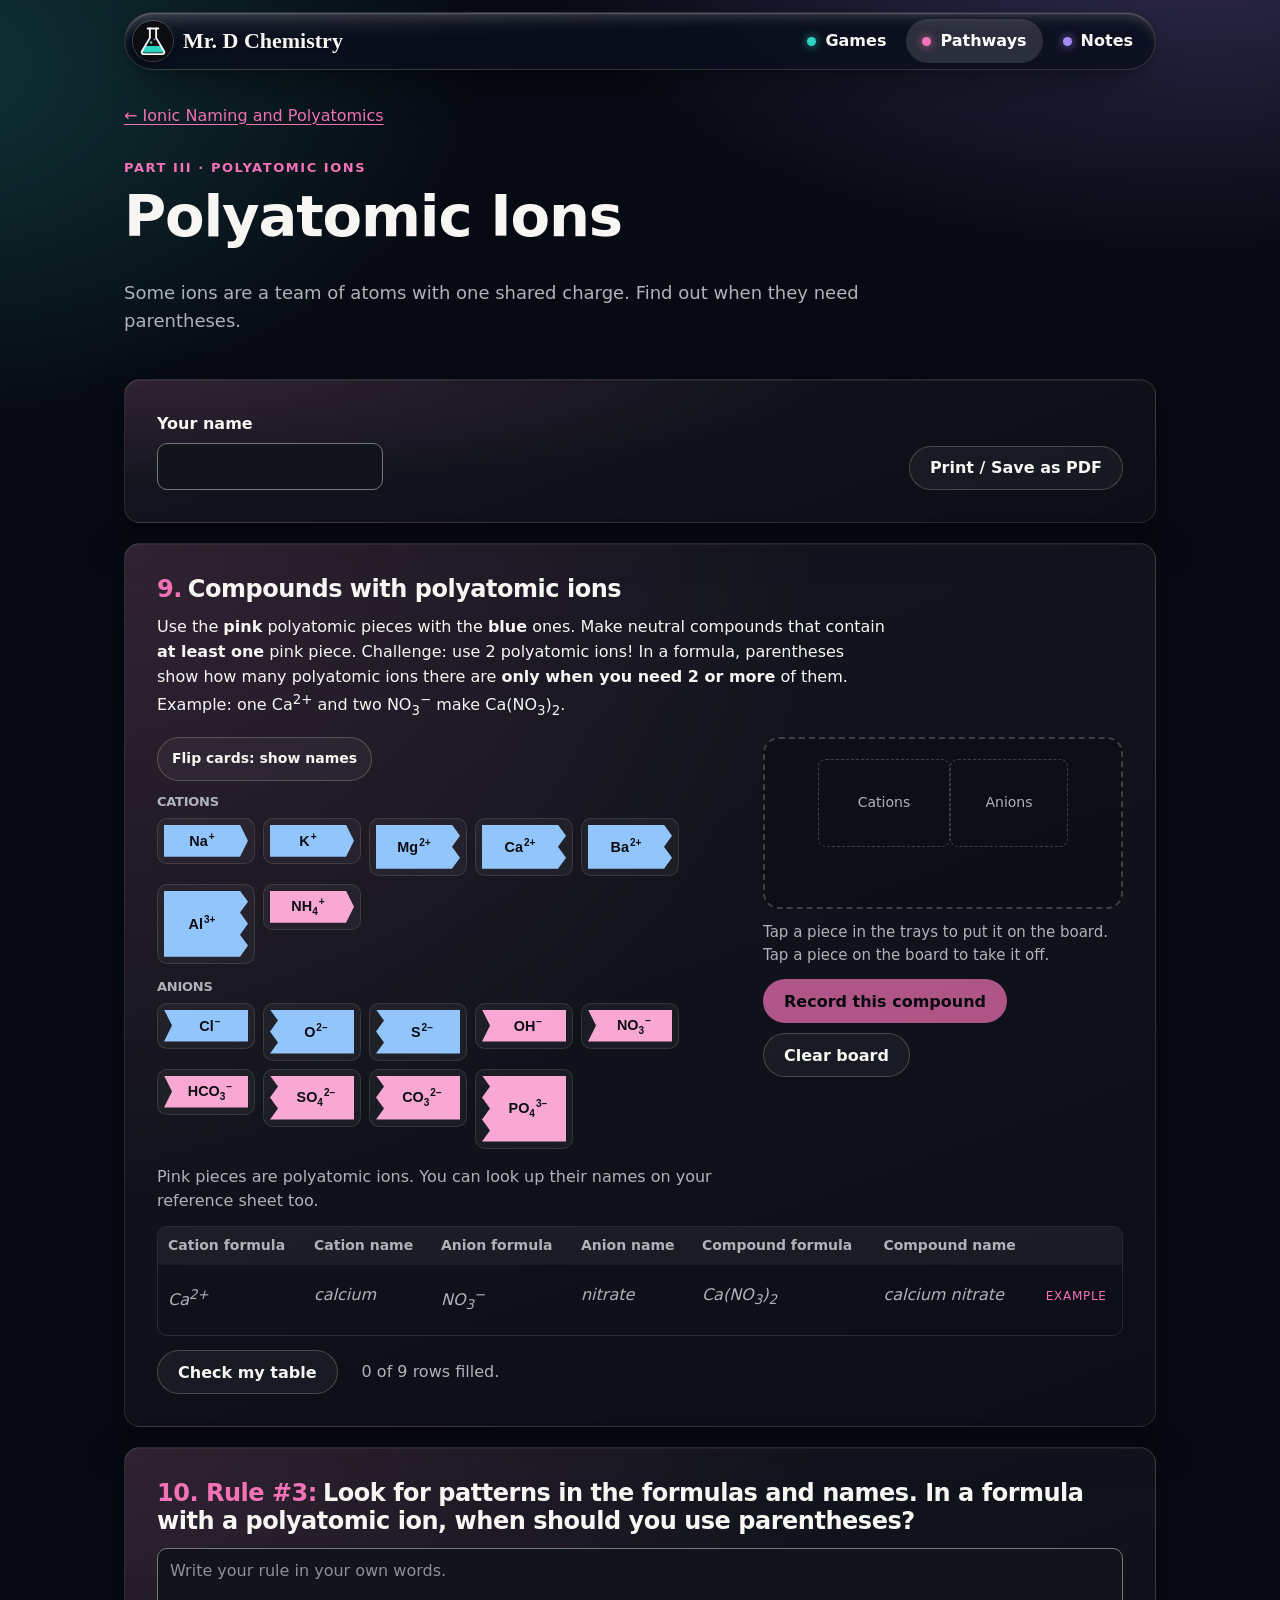
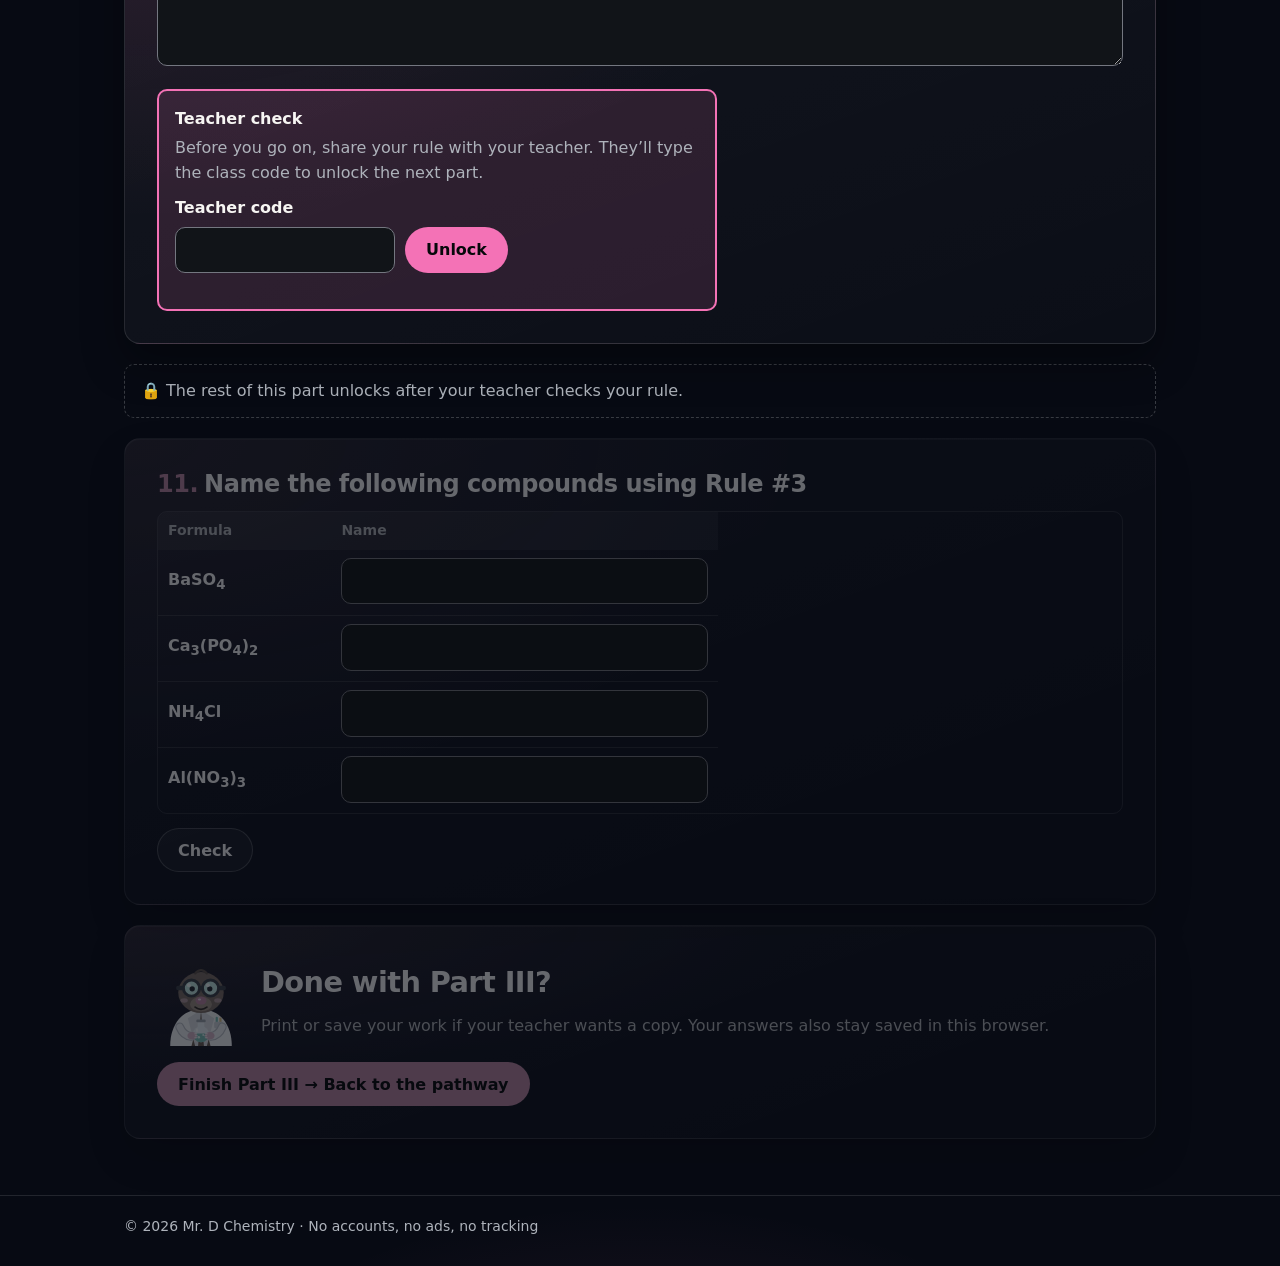
<file: pathways/ionic-naming/polyatomics/index.html>
<!doctype html>
<html lang="en">
<head>
  <meta charset="utf-8">
  <meta name="viewport" content="width=device-width, initial-scale=1">
  <meta http-equiv="Content-Security-Policy" content="default-src 'self'; script-src 'self'; style-src 'self'; img-src 'self'; font-src 'none'; connect-src 'none'; object-src 'none'; base-uri 'none'; form-action 'none'">
  <title>Part III: Polyatomic Ions — Ionic Naming and Polyatomics — Mr. D Chemistry</title>
  <meta name="description" content="Build compounds with polyatomic ion pieces and discover when formulas need parentheses.">
  <meta name="theme-color" content="#08090b">
  <meta name="color-scheme" content="dark">
  <link rel="icon" href="../../../assets/favicon.svg" type="image/svg+xml">
  <link rel="stylesheet" href="../../../assets/site.css?v=20261103">
  <link rel="stylesheet" href="../../../assets/site-bar.css?v=20261115b">
  <link rel="stylesheet" href="../../../pathways/assets/pathways.css?v=20261123">
  <link rel="stylesheet" href="../assets/ionic.css?v=20261123">
  <script src="../../assets/progress.js?v=20261123" defer></script>
  <script src="../assets/ionic.js?v=20261123" defer></script>
</head>
<body class="pathways ionic has-site-bar" data-part="polyatomics">
  <a class="skip-link" href="#main">Skip to content</a>
  <header class="site-bar-wrap">
    <div class="wrap">
      <div class="site-bar">
        <a class="site-bar-brand" href="https://mrdchemistry.com/">
          <img src="../../../assets/favicon.svg" alt="" width="40" height="40">
          <span>Mr. D Chemistry</span>
        </a>
        <nav class="site-bar-nav" aria-label="Site">
          <a class="nav-games" href="https://games.mrdchemistry.com/">Games</a>
          <a class="nav-pathways" href="https://mrdchemistry.com/pathways/" aria-current="page">Pathways</a>
          <a class="nav-notes" href="https://notes.mrdchemistry.com/">Notes</a>
        </nav>
      </div>
    </div>
  </header>
  <main id="main" class="wrap">
    <a class="back-link" href="../">← Ionic Naming and Polyatomics</a>
    <section class="intro" aria-labelledby="title">
      <p class="eyebrow">Part III · Polyatomic Ions</p>
      <h1 id="title">Polyatomic Ions</h1>
      <p class="lead">Some ions are a team of atoms with one shared charge. Find out when they need parentheses.</p>
    </section>
    <div class="ws">
      <div class="panel panel-pad ws-top">
        <div><label for="student-name">Your name</label><input id="student-name" type="text" autocomplete="name" spellcheck="false"></div>
        <button class="btn btn-ghost" type="button" data-print>Print / Save as PDF</button>
      </div>
      <section class="panel panel-pad ws-q lab" aria-labelledby="lab-title">
        <h2 id="lab-title"><span class="qn">9.</span>Compounds with polyatomic ions</h2>
        <p>Use the <strong>pink</strong> polyatomic pieces with the <strong>blue</strong> ones. Make neutral compounds that contain <strong>at least one</strong> pink piece. Challenge: use 2 polyatomic ions! In a formula, parentheses show how many polyatomic ions there are <strong>only when you need 2 or more</strong> of them. Example: one Ca<sup>2+</sup> and two NO<sub>3</sub><sup>&minus;</sup> make Ca(NO<sub>3</sub>)<sub>2</sub>.</p>
        <div class="lab-grid">
          <div class="tray">
          <p class="flip-row"><button class="btn btn-ghost btn-sm" type="button" data-flip aria-pressed="false">Flip cards: show names</button></p>
            <h3 id="tray-cat-label">Cations <span class="sr-only">(tap to add)</span></h3>
            <div class="tray-list tray-cat" role="group" aria-labelledby="tray-cat-label"></div>
            <h3 id="tray-an-label">Anions <span class="sr-only">(tap to add)</span></h3>
            <div class="tray-list tray-an" role="group" aria-labelledby="tray-an-label"></div>
            <p class="muted">Pink pieces are polyatomic ions. You can look up their names on your reference sheet too.</p>
          </div>
          <div class="board-wrap">
            <div class="board" aria-label="Puzzle board">
              <div class="col col-cat" role="group" aria-label="Cations on the board"></div>
              <div class="col col-an" role="group" aria-label="Anions on the board"></div>
            </div>
            <p class="lab-status" role="status" aria-live="polite"></p>
            <div class="lab-actions">
              <button class="btn btn-rose" type="button" data-record disabled>Record this compound</button>
              <button class="btn btn-ghost" type="button" data-clear>Clear board</button>
            </div>
          </div>
        </div>
        <div class="table-scroll"><table class="ws-table record-table"><caption class="sr-only">Compounds you built</caption><thead></thead><tbody></tbody></table></div>
        <div class="check-row"><button class="btn btn-ghost" type="button" data-check-rows>Check my table</button><p class="record-msg" role="status"></p><p class="muted rows-left"></p></div>
      </section>
      <section class="panel panel-pad ws-q" aria-labelledby="q10-h">
        <h2 id="q10-h"><span class="qn">10. Rule #3:</span>Look for patterns in the formulas and names. In a formula with a polyatomic ion, when should you use parentheses?</h2>
        <label class="sr-only" for="q10">Your rule</label>
        <textarea id="q10" rows="4" placeholder="Write your rule in your own words."></textarea>
        <div class="checkpoint" id="cp3" data-needs="q10" data-unlocks="zone3">
          <p class="cp-title">Teacher check</p>
          <form class="cp-form" novalidate>
            <p>Before you go on, share your rule with your teacher. They’ll type the class code to unlock the next part.</p>
            <label for="cp3-code">Teacher code</label>
            <div class="cp-row"><input class="cp-code no-save" id="cp3-code" type="password" inputmode="numeric" autocomplete="off"><button class="btn btn-rose" type="submit">Unlock</button></div>
            <p class="cp-msg" role="status"></p>
          </form>
          <p class="cp-done" hidden>✓ Checked by your teacher</p>
        </div>
      </section>
      <p class="lock-note" data-lock-note="zone3">🔒 The rest of this part unlocks after your teacher checks your rule.</p>
      <div class="locked-zone" id="zone3">
      <section class="panel panel-pad ws-q" id="q11" aria-labelledby="q11-h">
        <h2 id="q11-h"><span class="qn">11.</span>Name the following compounds using Rule #3</h2>
        <div class="table-scroll"><table class="ws-table narrow">
          <thead><tr><th scope="col">Formula</th><th scope="col">Name</th></tr></thead>
          <tbody>
            <tr><th scope="row">BaSO<sub>4</sub></th><td><input id="q11-baso4" type="text" class="cell-in" autocomplete="off" spellcheck="false" autocapitalize="off" data-kind="name" data-answer="barium sulfate|barium sulphate" aria-label="Name for BaSO4"></td></tr>
            <tr><th scope="row">Ca<sub>3</sub>(PO<sub>4</sub>)<sub>2</sub></th><td><input id="q11-ca3po42" type="text" class="cell-in" autocomplete="off" spellcheck="false" autocapitalize="off" data-kind="name" data-answer="calcium phosphate" aria-label="Name for Ca3(PO4)2"></td></tr>
            <tr><th scope="row">NH<sub>4</sub>Cl</th><td><input id="q11-nh4cl" type="text" class="cell-in" autocomplete="off" spellcheck="false" autocapitalize="off" data-kind="name" data-answer="ammonium chloride" aria-label="Name for NH4Cl"></td></tr>
            <tr><th scope="row">Al(NO<sub>3</sub>)<sub>3</sub></th><td><input id="q11-alno33" type="text" class="cell-in" autocomplete="off" spellcheck="false" autocapitalize="off" data-kind="name" data-answer="aluminum nitrate|aluminium nitrate" aria-label="Name for Al(NO3)3"></td></tr>
          </tbody>
        </table></div>
        <div class="check-row"><button class="btn btn-ghost" type="button" data-check="q11">Check</button><p class="check-result" role="status"></p></div>
      </section>
        <section class="panel panel-pad finish" aria-labelledby="finish-h">
          <img src="../../../assets/professor-mole.svg" alt="" width="88" height="88">
          <div>
            <h2 id="finish-h">Done with Part III?</h2>
            <p class="muted">Print or save your work if your teacher wants a copy. Your answers also stay saved in this browser.</p>
          </div>
          <a class="btn btn-rose" href="../" data-finish>Finish Part III → Back to the pathway</a>
        </section>
      </div>
    </div>
  </main>
  <footer class="site-foot"><div class="wrap"><p>© 2026 Mr. D Chemistry · No accounts, no ads, no tracking</p></div></footer>
</body>
</html>
</file>
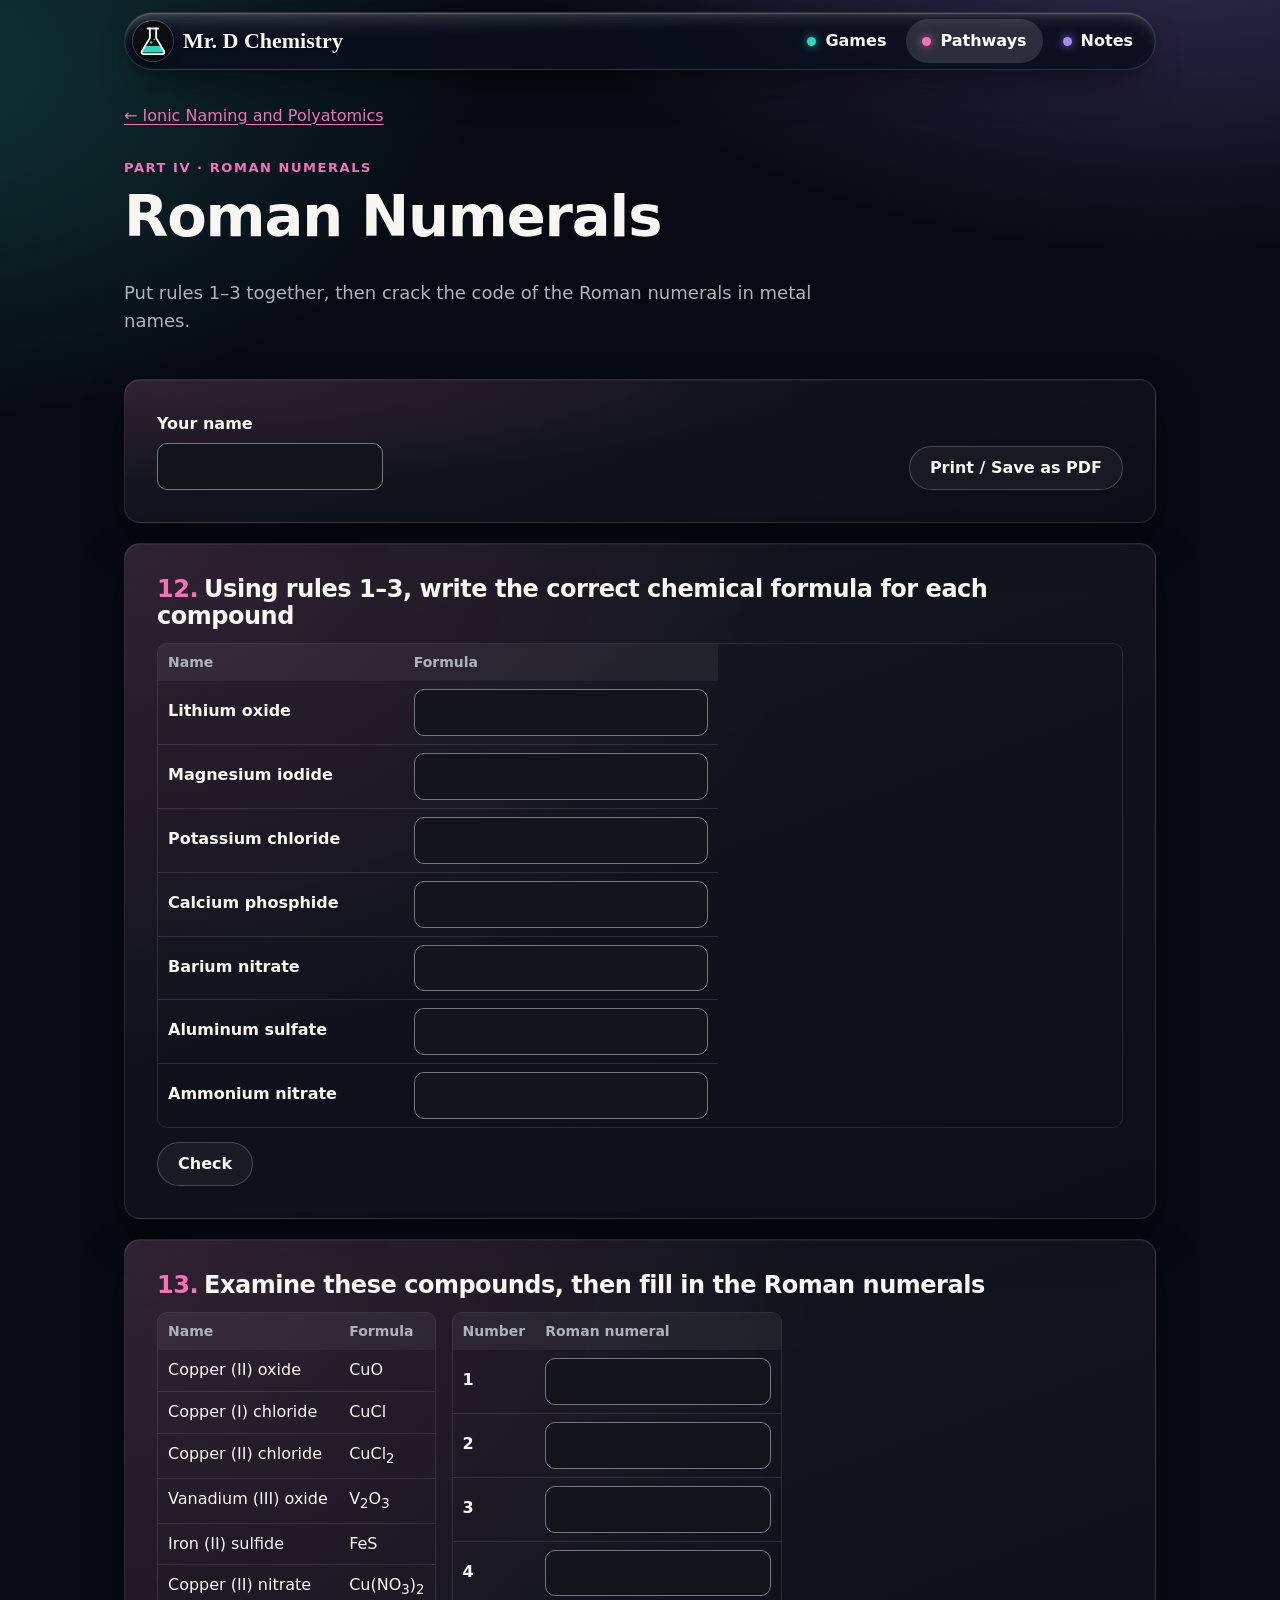
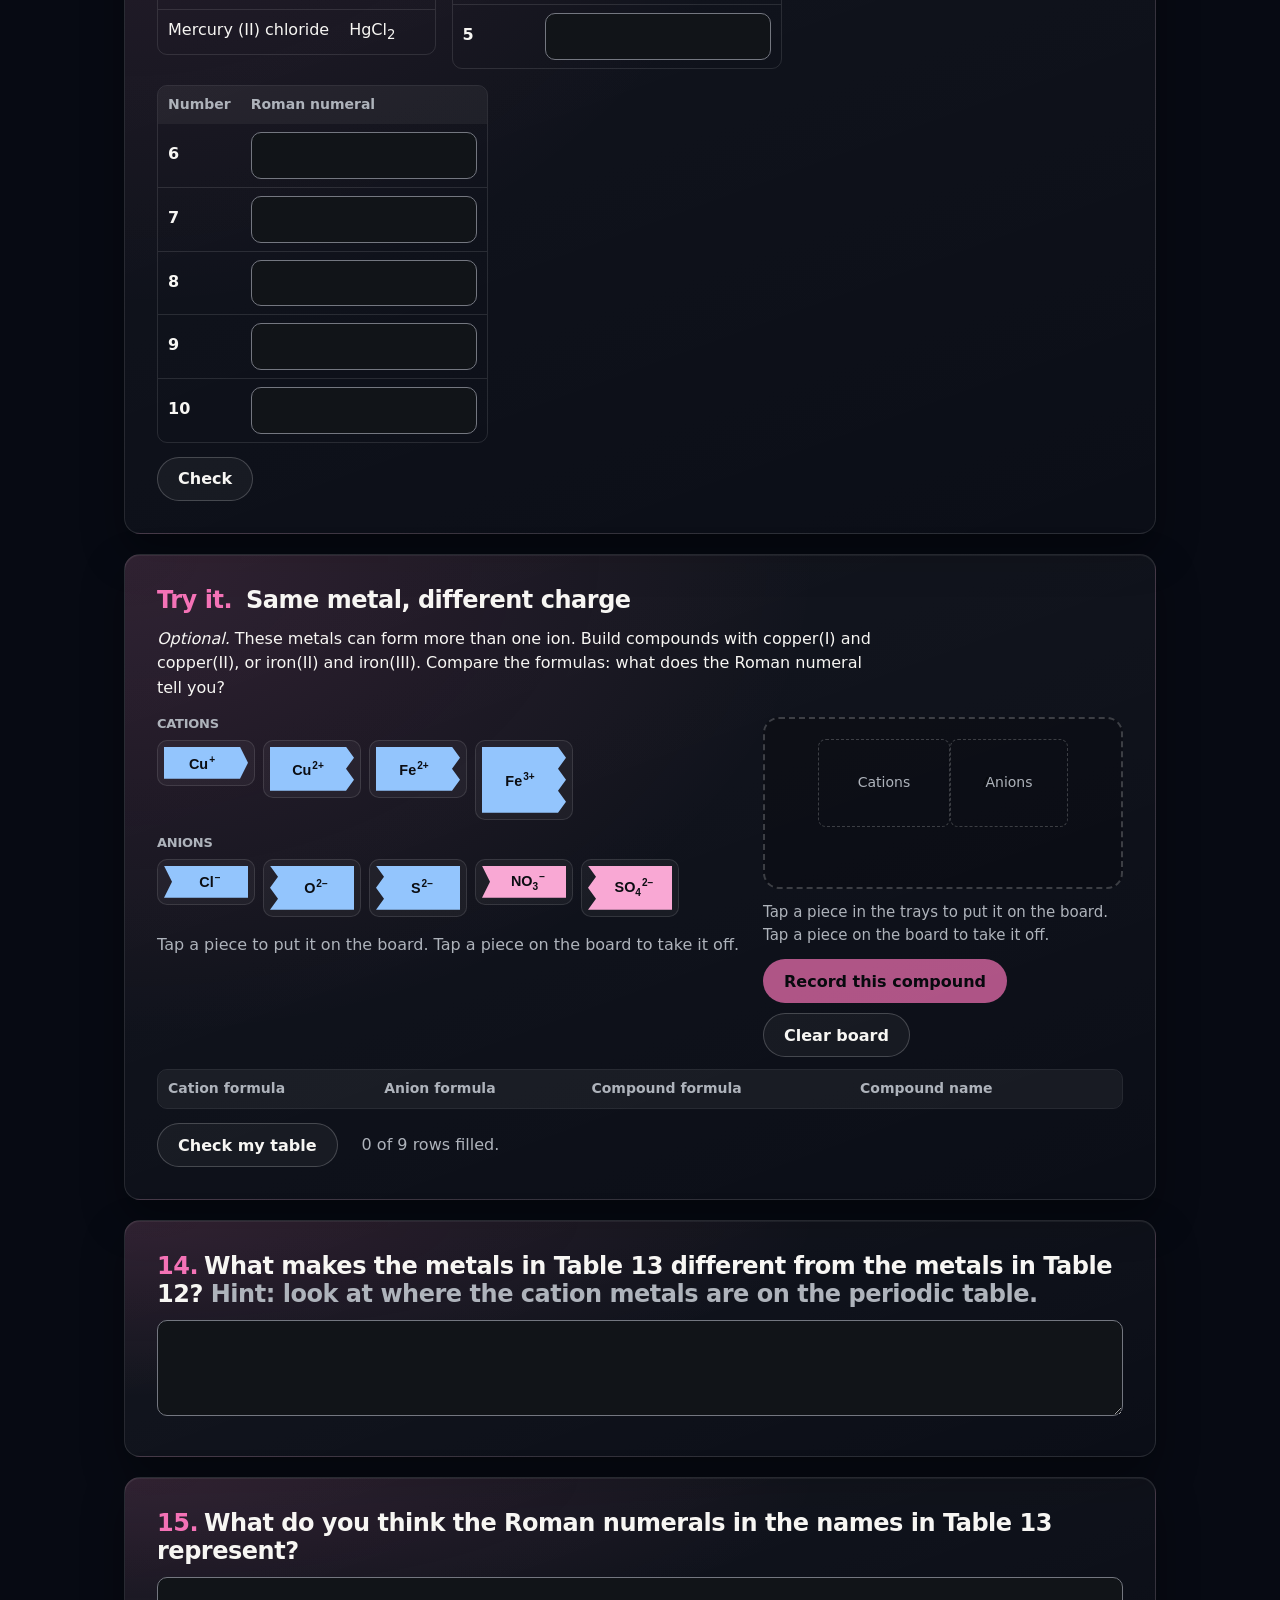
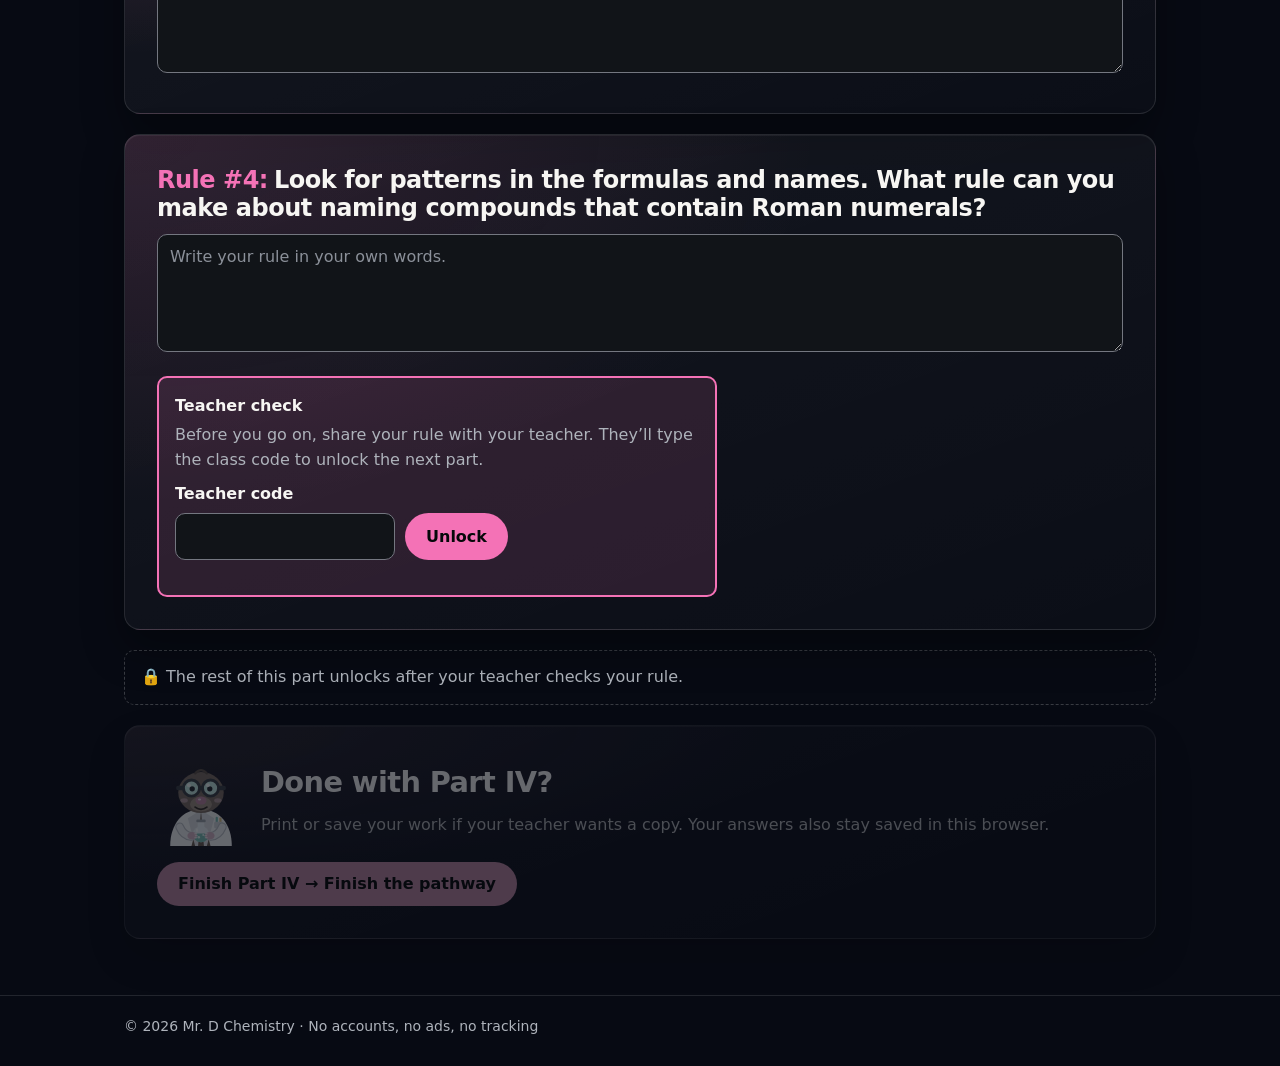
<file: pathways/ionic-naming/roman-numerals/index.html>
<!doctype html>
<html lang="en">
<head>
  <meta charset="utf-8">
  <meta name="viewport" content="width=device-width, initial-scale=1">
  <meta http-equiv="Content-Security-Policy" content="default-src 'self'; script-src 'self'; style-src 'self'; img-src 'self'; font-src 'none'; connect-src 'none'; object-src 'none'; base-uri 'none'; form-action 'none'">
  <title>Part IV: Roman Numerals — Ionic Naming and Polyatomics — Mr. D Chemistry</title>
  <meta name="description" content="Write formulas with rules 1 to 3, then discover what Roman numerals mean in metal names.">
  <meta name="theme-color" content="#08090b">
  <meta name="color-scheme" content="dark">
  <link rel="icon" href="../../../assets/favicon.svg" type="image/svg+xml">
  <link rel="stylesheet" href="../../../assets/site.css?v=20261103">
  <link rel="stylesheet" href="../../../assets/site-bar.css?v=20261115b">
  <link rel="stylesheet" href="../../../pathways/assets/pathways.css?v=20261123">
  <link rel="stylesheet" href="../assets/ionic.css?v=20261123">
  <script src="../../assets/progress.js?v=20261123" defer></script>
  <script src="../assets/ionic.js?v=20261123" defer></script>
</head>
<body class="pathways ionic has-site-bar" data-part="roman">
  <a class="skip-link" href="#main">Skip to content</a>
  <header class="site-bar-wrap">
    <div class="wrap">
      <div class="site-bar">
        <a class="site-bar-brand" href="https://mrdchemistry.com/">
          <img src="../../../assets/favicon.svg" alt="" width="40" height="40">
          <span>Mr. D Chemistry</span>
        </a>
        <nav class="site-bar-nav" aria-label="Site">
          <a class="nav-games" href="https://games.mrdchemistry.com/">Games</a>
          <a class="nav-pathways" href="https://mrdchemistry.com/pathways/" aria-current="page">Pathways</a>
          <a class="nav-notes" href="https://notes.mrdchemistry.com/">Notes</a>
        </nav>
      </div>
    </div>
  </header>
  <main id="main" class="wrap">
    <a class="back-link" href="../">← Ionic Naming and Polyatomics</a>
    <section class="intro" aria-labelledby="title">
      <p class="eyebrow">Part IV · Roman Numerals</p>
      <h1 id="title">Roman Numerals</h1>
      <p class="lead">Put rules 1–3 together, then crack the code of the Roman numerals in metal names.</p>
    </section>
    <div class="ws">
      <div class="panel panel-pad ws-top">
        <div><label for="student-name">Your name</label><input id="student-name" type="text" autocomplete="name" spellcheck="false"></div>
        <button class="btn btn-ghost" type="button" data-print>Print / Save as PDF</button>
      </div>
      <section class="panel panel-pad ws-q" id="q12" aria-labelledby="q12-h">
        <h2 id="q12-h"><span class="qn">12.</span>Using rules 1–3, write the correct chemical formula for each compound</h2>
        <div class="table-scroll"><table class="ws-table narrow">
          <thead><tr><th scope="col">Name</th><th scope="col">Formula</th></tr></thead>
          <tbody>
            <tr><th scope="row">Lithium oxide</th><td><input id="q12-lithiumoxide" type="text" class="cell-in" autocomplete="off" spellcheck="false" autocapitalize="off" data-kind="formula" data-answer="Li2O" aria-label="Formula for Lithium oxide"></td></tr>
            <tr><th scope="row">Magnesium iodide</th><td><input id="q12-magnesiumiodide" type="text" class="cell-in" autocomplete="off" spellcheck="false" autocapitalize="off" data-kind="formula" data-answer="MgI2" aria-label="Formula for Magnesium iodide"></td></tr>
            <tr><th scope="row">Potassium chloride</th><td><input id="q12-potassiumchloride" type="text" class="cell-in" autocomplete="off" spellcheck="false" autocapitalize="off" data-kind="formula" data-answer="KCl" aria-label="Formula for Potassium chloride"></td></tr>
            <tr><th scope="row">Calcium phosphide</th><td><input id="q12-calciumphosphide" type="text" class="cell-in" autocomplete="off" spellcheck="false" autocapitalize="off" data-kind="formula" data-answer="Ca3P2" aria-label="Formula for Calcium phosphide"></td></tr>
            <tr><th scope="row">Barium nitrate</th><td><input id="q12-bariumnitrate" type="text" class="cell-in" autocomplete="off" spellcheck="false" autocapitalize="off" data-kind="formula" data-answer="Ba(NO3)2" aria-label="Formula for Barium nitrate"></td></tr>
            <tr><th scope="row">Aluminum sulfate</th><td><input id="q12-aluminumsulfate" type="text" class="cell-in" autocomplete="off" spellcheck="false" autocapitalize="off" data-kind="formula" data-answer="Al2(SO4)3" aria-label="Formula for Aluminum sulfate"></td></tr>
            <tr><th scope="row">Ammonium nitrate</th><td><input id="q12-ammoniumnitrate" type="text" class="cell-in" autocomplete="off" spellcheck="false" autocapitalize="off" data-kind="formula" data-answer="NH4NO3" aria-label="Formula for Ammonium nitrate"></td></tr>
          </tbody>
        </table></div>
        <div class="check-row"><button class="btn btn-ghost" type="button" data-check="q12">Check</button><p class="check-result" role="status"></p></div>
      </section>
      <section class="panel panel-pad ws-q" id="q13" aria-labelledby="q13-h">
        <h2 id="q13-h"><span class="qn">13.</span>Examine these compounds, then fill in the Roman numerals</h2>
        <div class="roman-tables">
          <div class="table-scroll"><table class="ws-table">
            <thead><tr><th scope="col">Name</th><th scope="col">Formula</th></tr></thead>
            <tbody>
            <tr><td>Copper (II) oxide</td><td>CuO</td></tr>
            <tr><td>Copper (I) chloride</td><td>CuCl</td></tr>
            <tr><td>Copper (II) chloride</td><td>CuCl<sub>2</sub></td></tr>
            <tr><td>Vanadium (III) oxide</td><td>V<sub>2</sub>O<sub>3</sub></td></tr>
            <tr><td>Iron (II) sulfide</td><td>FeS</td></tr>
            <tr><td>Copper (II) nitrate</td><td>Cu(NO<sub>3</sub>)<sub>2</sub></td></tr>
            <tr><td>Mercury (II) chloride</td><td>HgCl<sub>2</sub></td></tr>
            </tbody>
          </table></div>
          <div class="table-scroll"><table class="ws-table">
            <thead><tr><th scope="col">Number</th><th scope="col">Roman numeral</th></tr></thead>
            <tbody>
            <tr><th scope="row">1</th><td><input id="q13-r1" type="text" class="cell-in" autocomplete="off" spellcheck="false" autocapitalize="characters" data-kind="roman" data-answer="I" aria-label="Roman numeral for 1"></td></tr>
            <tr><th scope="row">2</th><td><input id="q13-r2" type="text" class="cell-in" autocomplete="off" spellcheck="false" autocapitalize="characters" data-kind="roman" data-answer="II" aria-label="Roman numeral for 2"></td></tr>
            <tr><th scope="row">3</th><td><input id="q13-r3" type="text" class="cell-in" autocomplete="off" spellcheck="false" autocapitalize="characters" data-kind="roman" data-answer="III" aria-label="Roman numeral for 3"></td></tr>
            <tr><th scope="row">4</th><td><input id="q13-r4" type="text" class="cell-in" autocomplete="off" spellcheck="false" autocapitalize="characters" data-kind="roman" data-answer="IV" aria-label="Roman numeral for 4"></td></tr>
            <tr><th scope="row">5</th><td><input id="q13-r5" type="text" class="cell-in" autocomplete="off" spellcheck="false" autocapitalize="characters" data-kind="roman" data-answer="V" aria-label="Roman numeral for 5"></td></tr>
            </tbody>
          </table></div>
          <div class="table-scroll"><table class="ws-table">
            <thead><tr><th scope="col">Number</th><th scope="col">Roman numeral</th></tr></thead>
            <tbody>
            <tr><th scope="row">6</th><td><input id="q13-r6" type="text" class="cell-in" autocomplete="off" spellcheck="false" autocapitalize="characters" data-kind="roman" data-answer="VI" aria-label="Roman numeral for 6"></td></tr>
            <tr><th scope="row">7</th><td><input id="q13-r7" type="text" class="cell-in" autocomplete="off" spellcheck="false" autocapitalize="characters" data-kind="roman" data-answer="VII" aria-label="Roman numeral for 7"></td></tr>
            <tr><th scope="row">8</th><td><input id="q13-r8" type="text" class="cell-in" autocomplete="off" spellcheck="false" autocapitalize="characters" data-kind="roman" data-answer="VIII" aria-label="Roman numeral for 8"></td></tr>
            <tr><th scope="row">9</th><td><input id="q13-r9" type="text" class="cell-in" autocomplete="off" spellcheck="false" autocapitalize="characters" data-kind="roman" data-answer="IX" aria-label="Roman numeral for 9"></td></tr>
            <tr><th scope="row">10</th><td><input id="q13-r10" type="text" class="cell-in" autocomplete="off" spellcheck="false" autocapitalize="characters" data-kind="roman" data-answer="X" aria-label="Roman numeral for 10"></td></tr>
            </tbody>
          </table></div>
        </div>
        <div class="check-row"><button class="btn btn-ghost" type="button" data-check="q13">Check</button><p class="check-result" role="status"></p></div>
      </section>
      <section class="panel panel-pad ws-q lab" aria-labelledby="lab-title">
        <h2 id="lab-title"><span class="qn">Try it.</span> Same metal, different charge</h2>
        <p><em>Optional.</em> These metals can form more than one ion. Build compounds with copper(I) and copper(II), or iron(II) and iron(III). Compare the formulas: what does the Roman numeral tell you?</p>
        <div class="lab-grid">
          <div class="tray">
            <h3 id="tray-cat-label">Cations <span class="sr-only">(tap to add)</span></h3>
            <div class="tray-list tray-cat" role="group" aria-labelledby="tray-cat-label"></div>
            <h3 id="tray-an-label">Anions <span class="sr-only">(tap to add)</span></h3>
            <div class="tray-list tray-an" role="group" aria-labelledby="tray-an-label"></div>
            <p class="muted">Tap a piece to put it on the board. Tap a piece on the board to take it off.</p>
          </div>
          <div class="board-wrap">
            <div class="board" aria-label="Puzzle board">
              <div class="col col-cat" role="group" aria-label="Cations on the board"></div>
              <div class="col col-an" role="group" aria-label="Anions on the board"></div>
            </div>
            <p class="lab-status" role="status" aria-live="polite"></p>
            <div class="lab-actions">
              <button class="btn btn-rose" type="button" data-record disabled>Record this compound</button>
              <button class="btn btn-ghost" type="button" data-clear>Clear board</button>
            </div>
          </div>
        </div>
        <div class="table-scroll"><table class="ws-table record-table"><caption class="sr-only">Compounds you built</caption><thead></thead><tbody></tbody></table></div>
        <div class="check-row"><button class="btn btn-ghost" type="button" data-check-rows>Check my table</button><p class="record-msg" role="status"></p><p class="muted rows-left"></p></div>
      </section>
      <section class="panel panel-pad ws-q" aria-labelledby="q14-h">
        <h2 id="q14-h"><span class="qn">14.</span>What makes the metals in Table 13 different from the metals in Table 12? <span class="muted">Hint: look at where the cation metals are on the periodic table.</span></h2>
        <label class="sr-only" for="q14">Your answer</label>
        <textarea id="q14" rows="3"></textarea>
      </section>
      <section class="panel panel-pad ws-q" aria-labelledby="q15-h">
        <h2 id="q15-h"><span class="qn">15.</span>What do you think the Roman numerals in the names in Table 13 represent?</h2>
        <label class="sr-only" for="q15">Your answer</label>
        <textarea id="q15" rows="3"></textarea>
      </section>
      <section class="panel panel-pad ws-q" aria-labelledby="q16-h">
        <h2 id="q16-h"><span class="qn">Rule #4:</span>Look for patterns in the formulas and names. What rule can you make about naming compounds that contain Roman numerals?</h2>
        <label class="sr-only" for="q16">Your rule</label>
        <textarea id="q16" rows="4" placeholder="Write your rule in your own words."></textarea>
        <div class="checkpoint" id="cp4" data-needs="q16" data-unlocks="zone4">
          <p class="cp-title">Teacher check</p>
          <form class="cp-form" novalidate>
            <p>Before you go on, share your rule with your teacher. They’ll type the class code to unlock the next part.</p>
            <label for="cp4-code">Teacher code</label>
            <div class="cp-row"><input class="cp-code no-save" id="cp4-code" type="password" inputmode="numeric" autocomplete="off"><button class="btn btn-rose" type="submit">Unlock</button></div>
            <p class="cp-msg" role="status"></p>
          </form>
          <p class="cp-done" hidden>✓ Checked by your teacher</p>
        </div>
      </section>
      <p class="lock-note" data-lock-note="zone4">🔒 The rest of this part unlocks after your teacher checks your rule.</p>
      <div class="locked-zone" id="zone4">
        <section class="panel panel-pad finish" aria-labelledby="finish-h">
          <img src="../../../assets/professor-mole.svg" alt="" width="88" height="88">
          <div>
            <h2 id="finish-h">Done with Part IV?</h2>
            <p class="muted">Print or save your work if your teacher wants a copy. Your answers also stay saved in this browser.</p>
          </div>
          <a class="btn btn-rose" href="../" data-finish>Finish Part IV → Finish the pathway</a>
        </section>
      </div>
    </div>
  </main>
  <footer class="site-foot"><div class="wrap"><p>© 2026 Mr. D Chemistry · No accounts, no ads, no tracking</p></div></footer>
</body>
</html>
</file>
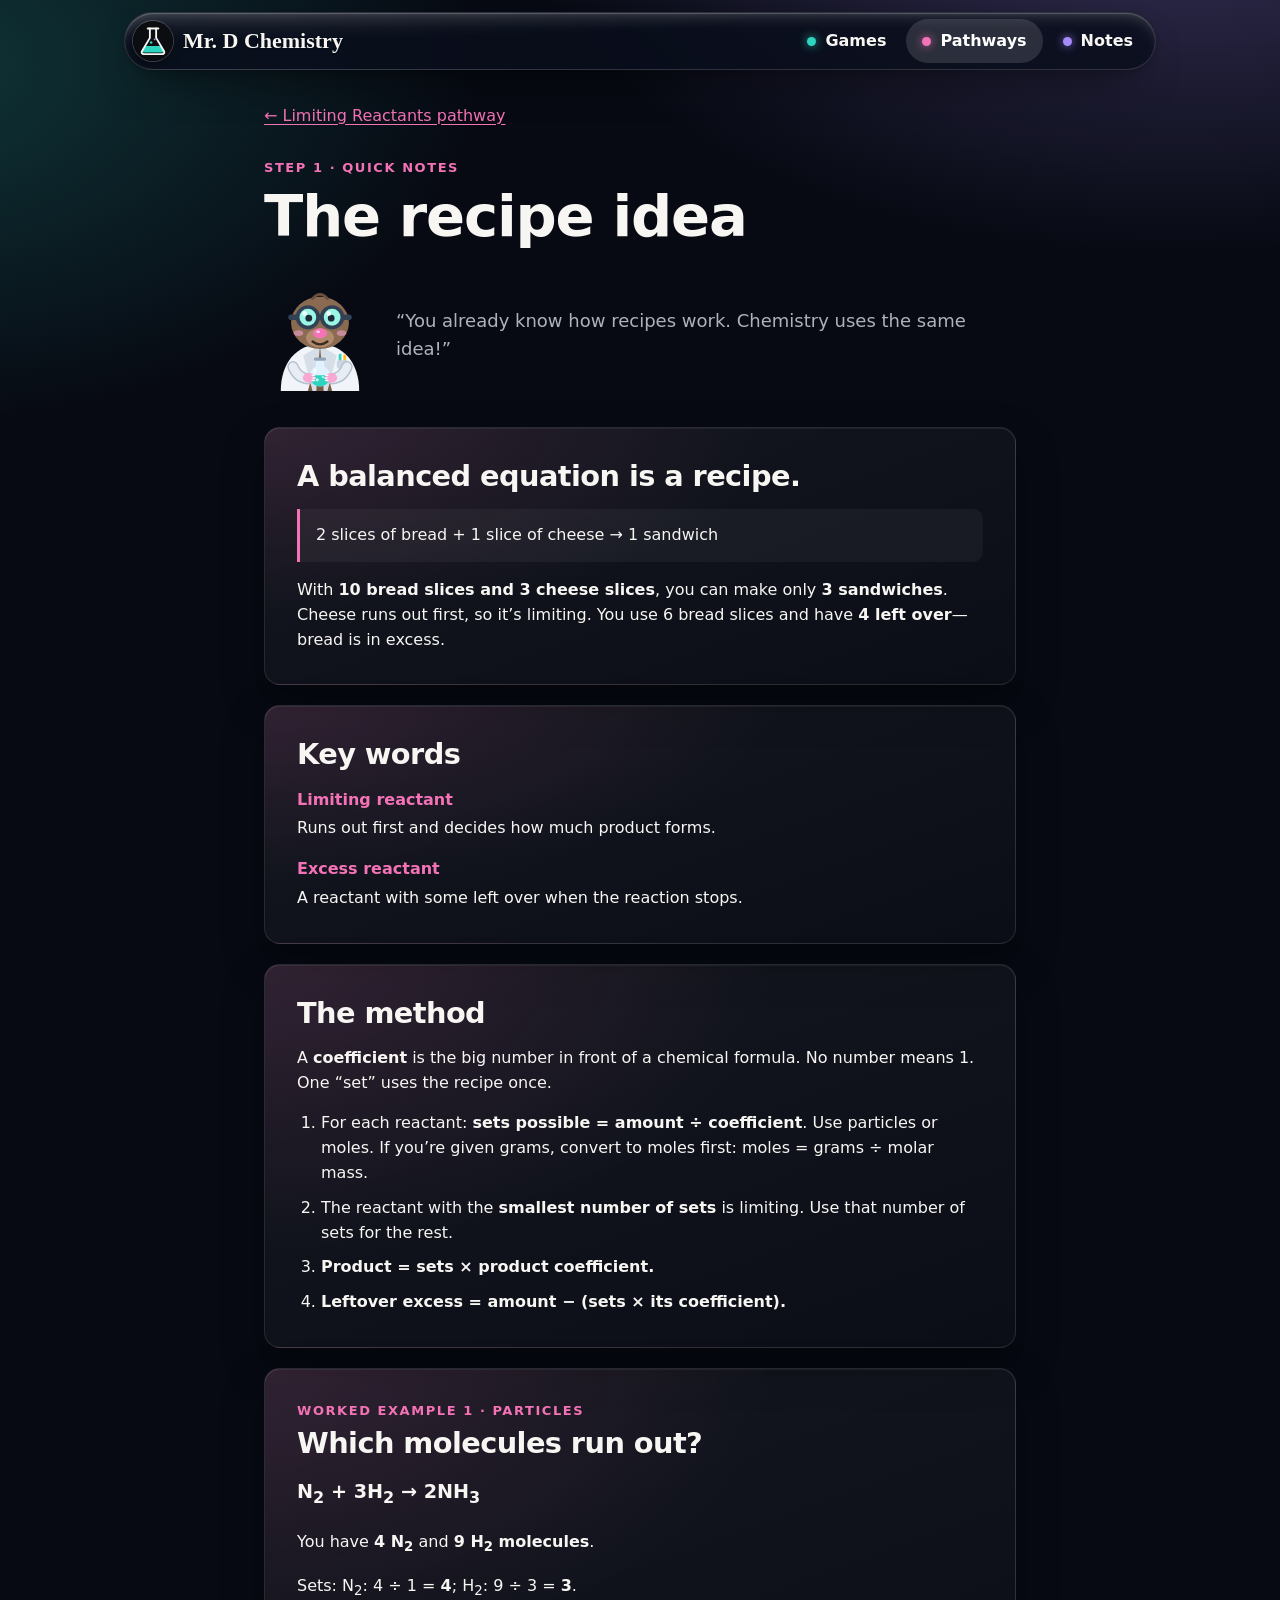
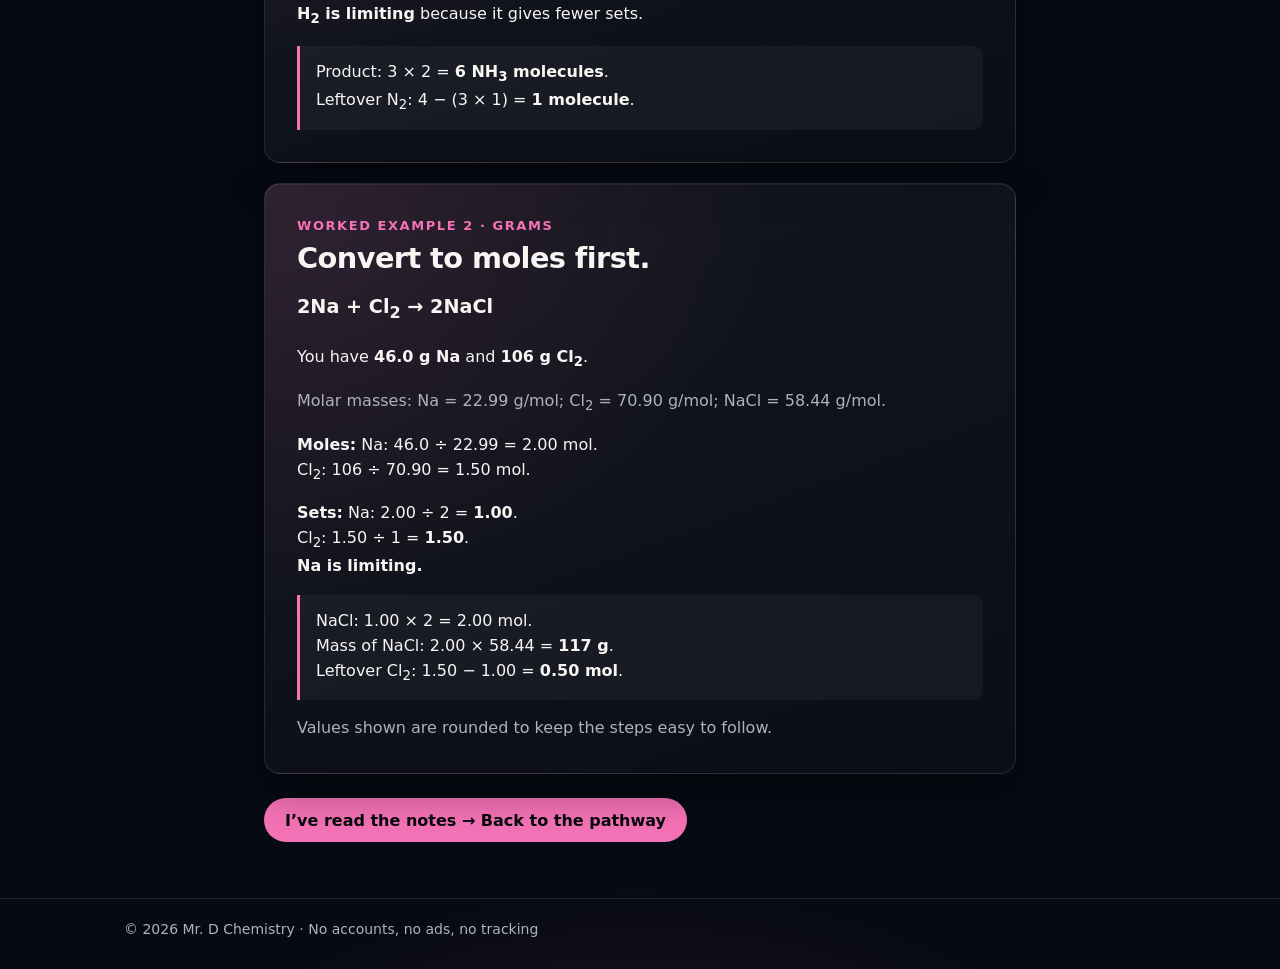
<file: pathways/limiting-reactants/notes/index.html>
<!doctype html>
<html lang="en">
<head>
  <meta charset="utf-8">
  <meta name="viewport" content="width=device-width, initial-scale=1">
  <meta http-equiv="Content-Security-Policy" content="default-src 'self'; script-src 'self'; style-src 'self'; img-src 'self'; font-src 'none'; connect-src 'none'; object-src 'none'; base-uri 'none'; form-action 'none'">
  <title>Quick Notes: The recipe idea — Pathways — Mr. D Chemistry</title>
  <meta name="description" content="A short introduction to limiting and excess reactants, with particle and gram examples.">
  <meta name="theme-color" content="#08090b">
  <meta name="color-scheme" content="dark">
  <link rel="icon" href="../../../assets/favicon.svg" type="image/svg+xml">
  <link rel="stylesheet" href="../../../assets/site.css?v=20261103">
  <link rel="stylesheet" href="../../../assets/site-bar.css?v=20261115b">
  <link rel="stylesheet" href="../../assets/pathways.css?v=20261123">
  <script src="../../assets/progress.js?v=20261123" defer></script>
  <script src="../../assets/pathway.js?v=20261123" defer></script>
</head>
<body class="pathways has-site-bar">
  <a class="skip-link" href="#main">Skip to content</a>
  <header class="site-bar-wrap">
    <div class="wrap">
      <div class="site-bar">
        <a class="site-bar-brand" href="https://mrdchemistry.com/">
          <img src="../../../assets/favicon.svg" alt="" width="40" height="40">
          <span>Mr. D Chemistry</span>
        </a>
        <nav class="site-bar-nav" aria-label="Site">
          <a class="nav-games" href="https://games.mrdchemistry.com/">Games</a>
          <a class="nav-pathways" href="https://mrdchemistry.com/pathways/" aria-current="page">Pathways</a>
          <a class="nav-notes" href="https://notes.mrdchemistry.com/">Notes</a>
        </nav>
      </div>
    </div>
  </header>
  <main id="main" class="wrap reading-width">
    <a class="back-link" href="../">← Limiting Reactants pathway</a>
    <section class="intro" aria-labelledby="title">
      <p class="eyebrow">Step 1 · Quick Notes</p>
      <h1 id="title">The recipe idea</h1>
      <div class="lesson-intro"><img src="../../../assets/professor-mole.svg" alt="Professor Mole in lab goggles" width="112" height="112"><p class="lead">“You already know how recipes work. Chemistry uses the same idea!”</p></div>
    </section>
    <article class="lesson" aria-label="Limiting reactants notes">
      <section class="panel panel-pad">
        <h2>A balanced equation is a recipe.</h2>
        <p class="formula">2 slices of bread + 1 slice of cheese → 1 sandwich</p>
        <p>With <strong>10 bread slices and 3 cheese slices</strong>, you can make only <strong>3 sandwiches</strong>. Cheese runs out first, so it’s limiting. You use 6 bread slices and have <strong>4 left over</strong>—bread is in excess.</p>
      </section>
      <section class="panel panel-pad">
        <h2>Key words</h2>
        <dl><dt>Limiting reactant</dt><dd>Runs out first and decides how much product forms.</dd><dt>Excess reactant</dt><dd>A reactant with some left over when the reaction stops.</dd></dl>
      </section>
      <section class="panel panel-pad">
        <h2>The method</h2>
        <p>A <strong>coefficient</strong> is the big number in front of a chemical formula. No number means 1. One “set” uses the recipe once.</p>
        <ol>
          <li>For each reactant: <strong>sets possible = amount ÷ coefficient</strong>. Use particles or moles. If you’re given grams, convert to moles first: moles = grams ÷ molar mass.</li>
          <li>The reactant with the <strong>smallest number of sets</strong> is limiting. Use that number of sets for the rest.</li>
          <li><strong>Product = sets × product coefficient.</strong></li>
          <li><strong>Leftover excess = amount − (sets × its coefficient).</strong></li>
        </ol>
      </section>
      <section class="panel panel-pad">
        <p class="eyebrow">Worked example 1 · Particles</p>
        <h2>Which molecules run out?</h2>
        <p class="equation">N<sub>2</sub> + 3H<sub>2</sub> → 2NH<sub>3</sub></p>
        <p>You have <strong>4 N<sub>2</sub></strong> and <strong>9 H<sub>2</sub> molecules</strong>.</p>
        <p>Sets: N<sub>2</sub>: 4 ÷ 1 = <strong>4</strong>; H<sub>2</sub>: 9 ÷ 3 = <strong>3</strong>.<br><strong>H<sub>2</sub> is limiting</strong> because it gives fewer sets.</p>
        <p class="formula">Product: 3 × 2 = <strong>6 NH<sub>3</sub> molecules</strong>.<br>Leftover N<sub>2</sub>: 4 − (3 × 1) = <strong>1 molecule</strong>.</p>
      </section>
      <section class="panel panel-pad">
        <p class="eyebrow">Worked example 2 · Grams</p>
        <h2>Convert to moles first.</h2>
        <p class="equation">2Na + Cl<sub>2</sub> → 2NaCl</p>
        <p>You have <strong>46.0 g Na</strong> and <strong>106 g Cl<sub>2</sub></strong>.</p>
        <p class="muted">Molar masses: Na = 22.99 g/mol; Cl<sub>2</sub> = 70.90 g/mol; NaCl = 58.44 g/mol.</p>
        <p><strong>Moles:</strong> Na: 46.0 ÷ 22.99 = 2.00 mol.<br>Cl<sub>2</sub>: 106 ÷ 70.90 = 1.50 mol.</p>
        <p><strong>Sets:</strong> Na: 2.00 ÷ 2 = <strong>1.00</strong>.<br>Cl<sub>2</sub>: 1.50 ÷ 1 = <strong>1.50</strong>.<br><strong>Na is limiting.</strong></p>
        <p class="formula">NaCl: 1.00 × 2 = 2.00 mol.<br>Mass of NaCl: 2.00 × 58.44 = <strong>117 g</strong>.<br>Leftover Cl<sub>2</sub>: 1.50 − 1.00 = <strong>0.50 mol</strong>.</p>
        <p class="muted">Values shown are rounded to keep the steps easy to follow.</p>
      </section>
    </article>
    <a class="btn btn-rose finish-notes" id="finish-notes" href="../">I’ve read the notes → Back to the pathway</a>
    <noscript><p class="notice">JavaScript is off, so this step won’t be saved. Back on the pathway, use “Open anyway” to continue.</p></noscript>
  </main>
  <footer class="site-foot"><div class="wrap"><p>© 2026 Mr. D Chemistry · No accounts, no ads, no tracking</p></div></footer>
</body>
</html>
</file>
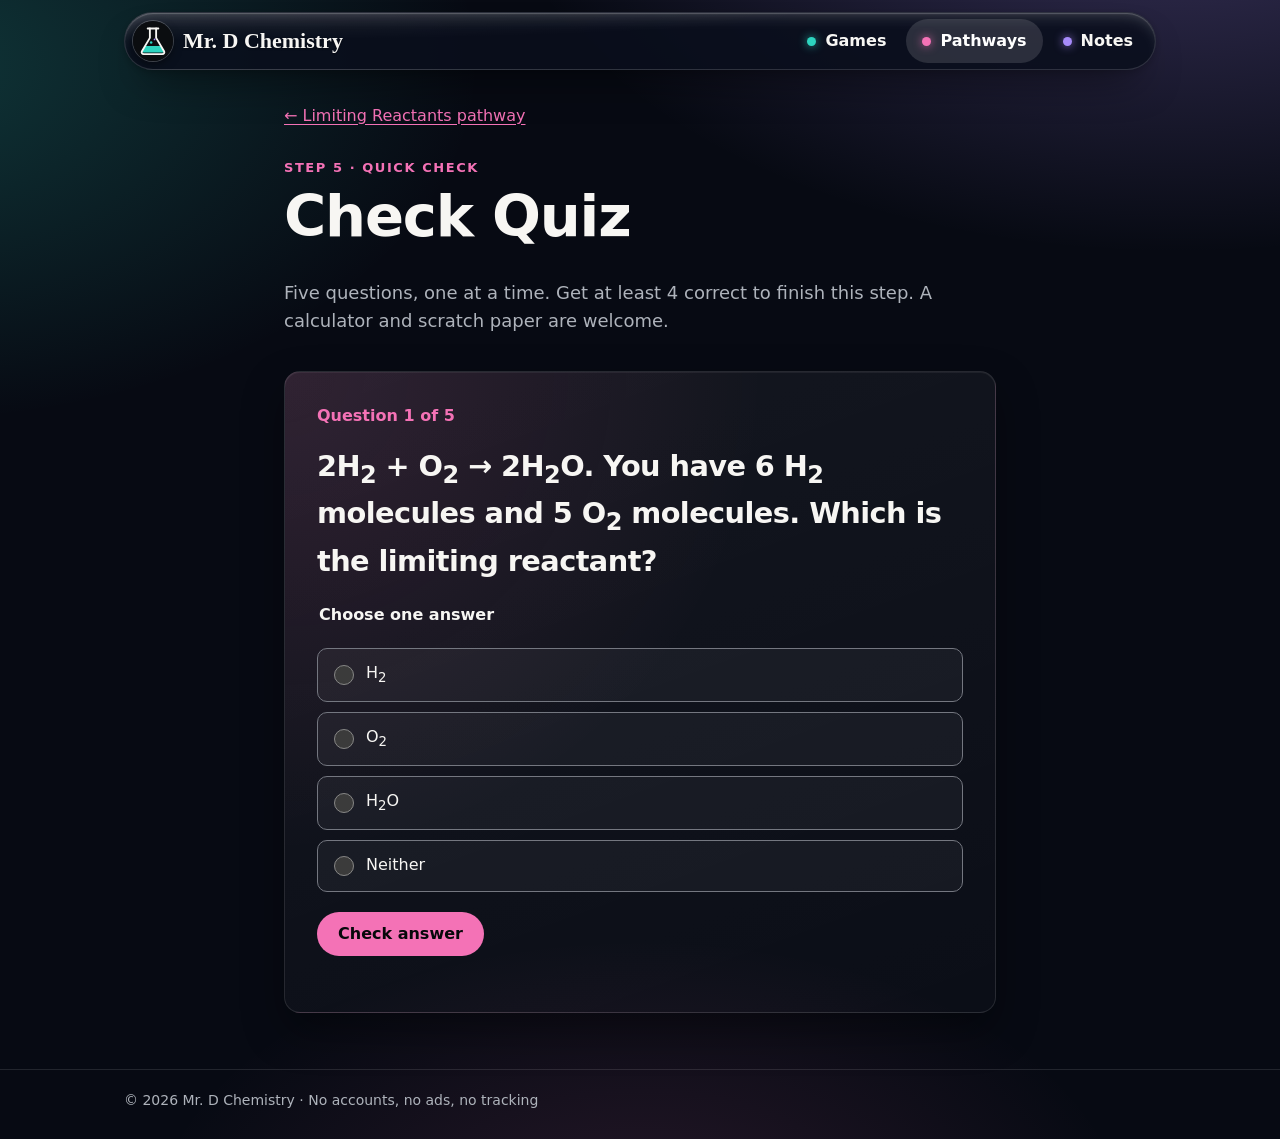
<file: pathways/limiting-reactants/quiz/index.html>
<!doctype html>
<html lang="en">
<head>
  <meta charset="utf-8">
  <meta name="viewport" content="width=device-width, initial-scale=1">
  <meta http-equiv="Content-Security-Policy" content="default-src 'self'; script-src 'self'; style-src 'self'; img-src 'self'; font-src 'none'; connect-src 'none'; object-src 'none'; base-uri 'none'; form-action 'none'">
  <title>Check Quiz — Limiting Reactants — Pathways — Mr. D Chemistry</title>
  <meta name="description" content="Check your understanding of limiting reactants with five questions and instant feedback.">
  <meta name="theme-color" content="#08090b">
  <meta name="color-scheme" content="dark">
  <link rel="icon" href="../../../assets/favicon.svg" type="image/svg+xml">
  <link rel="stylesheet" href="../../../assets/site.css?v=20261103">
  <link rel="stylesheet" href="../../../assets/site-bar.css?v=20261115b">
  <link rel="stylesheet" href="../../assets/pathways.css?v=20261123">
  <script src="../../assets/progress.js?v=20261123" defer></script>
  <script src="../../assets/quiz.js?v=20261103" defer></script>
</head>
<body class="pathways has-site-bar">
  <a class="skip-link" href="#main">Skip to content</a>
  <header class="site-bar-wrap">
    <div class="wrap">
      <div class="site-bar">
        <a class="site-bar-brand" href="https://mrdchemistry.com/">
          <img src="../../../assets/favicon.svg" alt="" width="40" height="40">
          <span>Mr. D Chemistry</span>
        </a>
        <nav class="site-bar-nav" aria-label="Site">
          <a class="nav-games" href="https://games.mrdchemistry.com/">Games</a>
          <a class="nav-pathways" href="https://mrdchemistry.com/pathways/" aria-current="page">Pathways</a>
          <a class="nav-notes" href="https://notes.mrdchemistry.com/">Notes</a>
        </nav>
      </div>
    </div>
  </header>
  <main id="main" class="wrap quiz-shell">
    <a class="back-link" href="../">← Limiting Reactants pathway</a>
    <section class="intro" aria-labelledby="title">
      <p class="eyebrow">Step 5 · Quick check</p>
      <h1 id="title">Check Quiz</h1>
      <p class="lead">Five questions, one at a time. Get at least 4 correct to finish this step. A calculator and scratch paper are welcome.</p>
    </section>
    <section class="panel panel-pad" id="question-panel" aria-labelledby="question-title" hidden>
      <p class="question-count" id="question-count"></p>
      <h2 class="quiz-question" id="question-title" tabindex="-1"></h2>
      <form id="quiz-form" novalidate>
        <div id="answer-controls"></div>
        <p class="quiz-error" id="quiz-error" role="alert" hidden></p>
        <button class="btn btn-rose" id="check-answer" type="submit">Check answer</button>
      </form>
      <div class="feedback" id="feedback" role="status" hidden><h3 id="feedback-title"></h3><p id="explanation"></p></div>
      <div class="quiz-actions"><button class="btn btn-rose" id="next-question" type="button" hidden>Next question →</button></div>
    </section>
    <section class="panel panel-pad" id="results" aria-labelledby="results-title" hidden>
      <h2 id="results-title" tabindex="-1"></h2>
      <p class="score" id="score"></p>
      <p id="result-message"></p>
      <p class="muted" id="best-score"></p>
      <div class="quiz-actions"><a class="btn btn-rose" href="../">Back to the pathway</a><button class="btn btn-ghost" id="try-again" type="button">Try again</button><a class="btn btn-ghost" href="../notes/">Review the notes</a></div>
    </section>
    <noscript><p class="panel notice">Turn on JavaScript to take the quiz. You can still read the quick notes using the pathway link above.</p></noscript>
  </main>
  <footer class="site-foot"><div class="wrap"><p>© 2026 Mr. D Chemistry · No accounts, no ads, no tracking</p></div></footer>
</body>
</html>
</file>
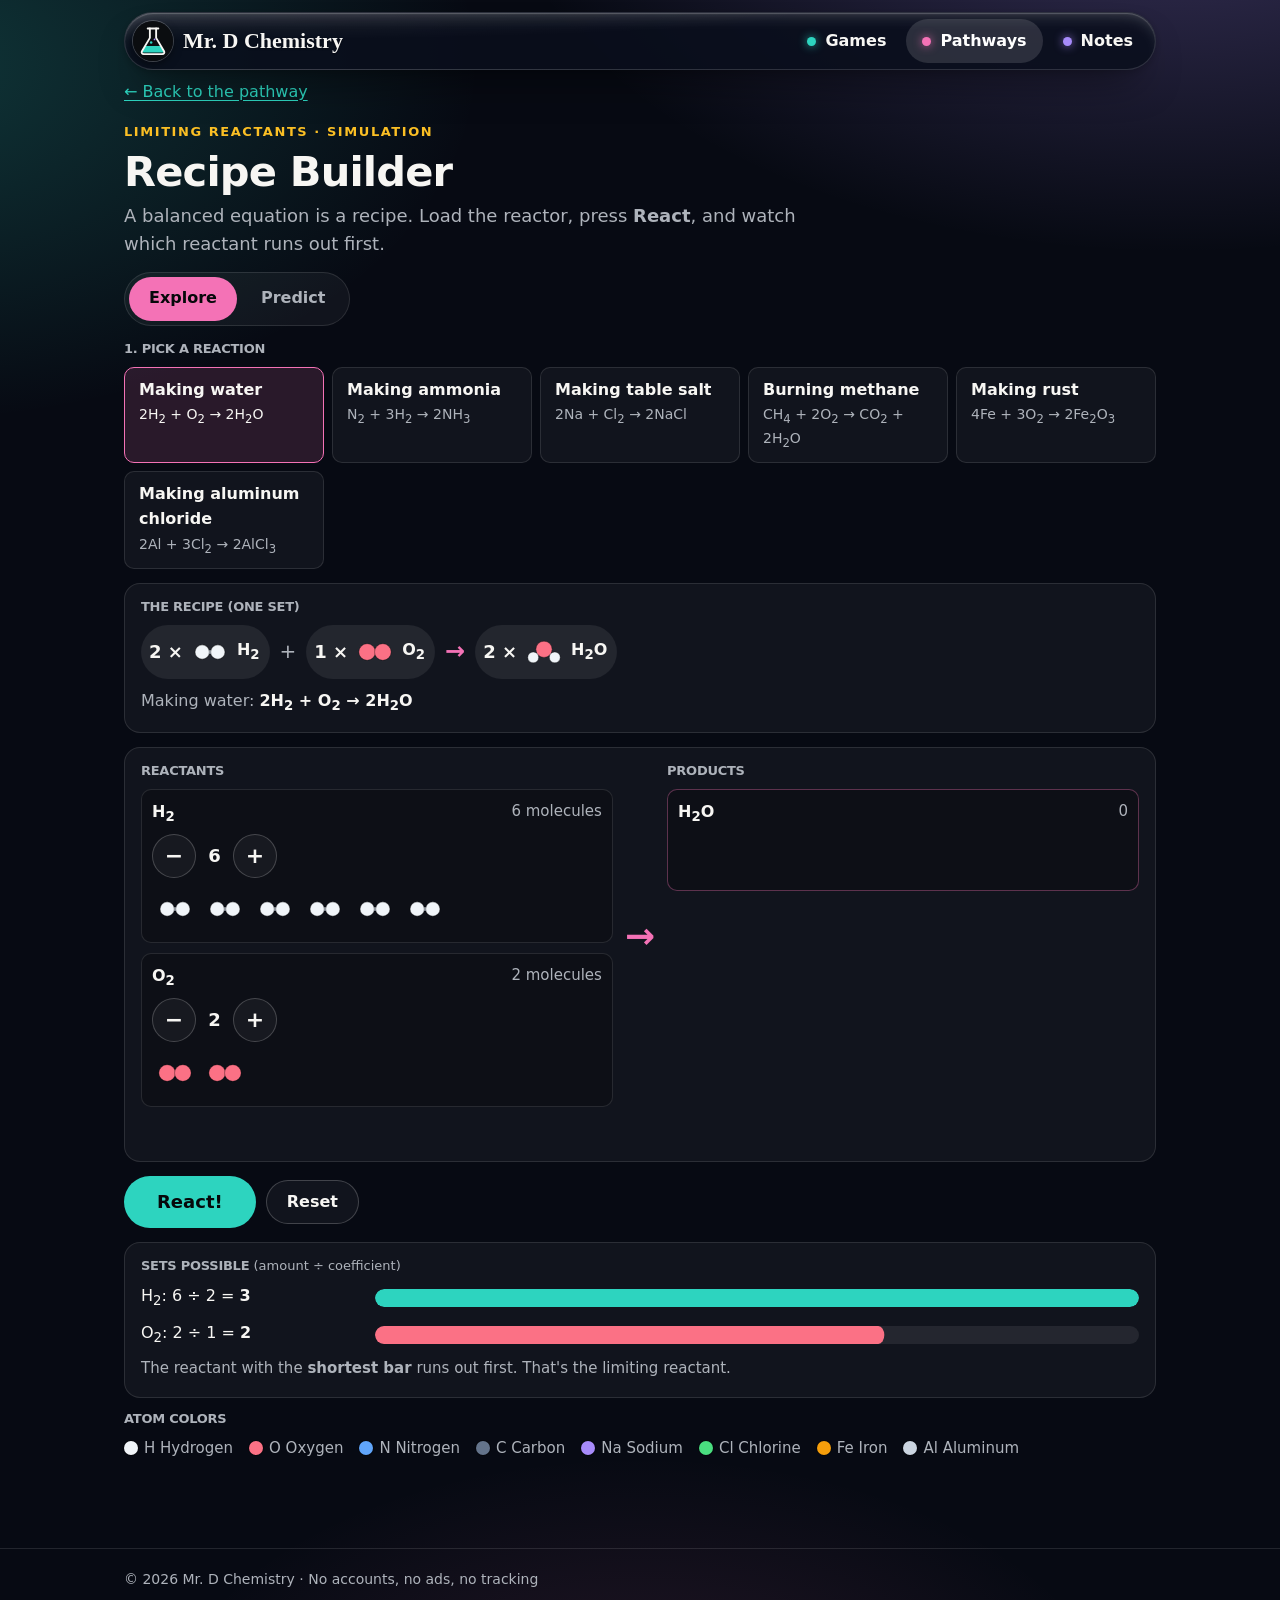
<file: pathways/limiting-reactants/recipe-builder/index.html>
<!doctype html>
<html lang="en">
<head>
  <meta charset="utf-8">
  <meta name="viewport" content="width=device-width, initial-scale=1">
  <meta http-equiv="Content-Security-Policy" content="default-src 'self'; script-src 'self'; style-src 'self'; img-src 'self'; font-src 'none'; connect-src 'none'; object-src 'none'; base-uri 'none'; form-action 'none'">
  <title>Recipe Builder — Limiting Reactants — Pathways — Mr. D Chemistry</title>
  <meta name="description" content="A limiting reactant simulation: load a reactor, press React, and watch which reactant runs out first.">
  <meta name="theme-color" content="#08090b">
  <meta name="color-scheme" content="dark">
  <link rel="icon" href="../../../assets/favicon.svg" type="image/svg+xml">
  <link rel="stylesheet" href="../../../assets/site.css?v=20261014">
  <link rel="stylesheet" href="../../../assets/site-bar.css?v=20261115b">
  <link rel="stylesheet" href="sim.css?v=20261103">
</head>
<body class="rb has-site-bar">
  <header class="site-bar-wrap">
    <div class="wrap">
      <div class="site-bar">
        <a class="site-bar-brand" href="https://mrdchemistry.com/">
          <img src="../../../assets/favicon.svg" alt="" width="40" height="40">
          <span>Mr. D Chemistry</span>
        </a>
        <nav class="site-bar-nav" aria-label="Site">
          <a class="nav-games" href="https://games.mrdchemistry.com/">Games</a>
          <a class="nav-pathways" href="https://mrdchemistry.com/pathways/" aria-current="page">Pathways</a>
          <a class="nav-notes" href="https://notes.mrdchemistry.com/">Notes</a>
        </nav>
      </div>
    </div>
  </header>

  <main id="main" class="wrap">
    <a class="back-link" href="../">← Back to the pathway</a>
    <div class="rb-head">
      <p class="eyebrow">Limiting Reactants · Simulation</p>
      <h1>Recipe Builder</h1>
      <p class="lead">A balanced equation is a recipe. Load the reactor, press <strong>React</strong>, and watch which reactant runs out first.</p>
      <nav class="rb-modes" aria-label="Mode">
        <a id="mode-explore" href="?mode=explore">Explore</a>
        <a id="mode-predict" href="?mode=predict">Predict</a>
      </nav>
    </div>

    <!-- Explore: pick a reaction -->
    <section id="picker" class="rb-picker" aria-label="Pick a reaction" hidden>
      <h2 class="rb-label">1. Pick a reaction</h2>
      <div id="eq-list" class="rb-chips"></div>
    </section>

    <!-- Predict: round header and questions -->
    <section id="predict" class="rb-panel rb-predict" aria-labelledby="round-title" hidden>
      <div class="rb-round-top">
        <h2 id="round-title" class="rb-label">Round 1 of 5</h2>
        <p id="round-score" class="rb-score">Score: 0</p>
      </div>
      <p id="round-prompt" class="rb-prompt"></p>
      <p id="round-note" class="rb-note" hidden></p>
    </section>

    <!-- The recipe card -->
    <section class="rb-panel rb-recipe" aria-label="Recipe">
      <h2 class="rb-label" id="recipe-label">The recipe (one set)</h2>
      <p id="recipe" class="rb-recipe-line"></p>
      <p id="eq-text" class="rb-eq"></p>
    </section>

    <!-- The reactor -->
    <section class="rb-panel rb-reactor" aria-label="Reactor">
      <div class="rb-side">
        <h2 class="rb-label">Reactants</h2>
        <div id="react-bins" class="rb-bins"></div>
      </div>
      <div class="rb-arrow" aria-hidden="true"><span>→</span></div>
      <div class="rb-side">
        <h2 class="rb-label">Products</h2>
        <div id="prod-bins" class="rb-bins"></div>
      </div>
      <p id="tray" class="rb-tray" aria-hidden="true"></p>
    </section>

    <!-- Explore controls -->
    <section id="controls" class="rb-controls" aria-label="Controls">
      <div class="rb-actions">
        <button id="btn-react" class="btn btn-primary btn-lg" type="button">React!</button>
        <button id="btn-skip" class="btn btn-ghost" type="button" hidden>Skip animation</button>
        <button id="btn-reset" class="btn btn-ghost" type="button">Reset</button>
      </div>
      <p id="need-all" class="rb-note" hidden>Add some of every reactant first.</p>
    </section>

    <!-- Predict questions -->
    <section id="questions" class="rb-panel rb-questions" aria-label="Your prediction" hidden>
      <fieldset class="rb-q">
        <legend>a) Which reactant is the <strong>limiting reactant</strong>?</legend>
        <div id="q-limit" class="rb-choices"></div>
      </fieldset>
      <div class="rb-q">
        <label for="q-amount" id="q-amount-label">b) How much product forms?</label>
        <div class="rb-amount">
          <input id="q-amount" type="text" inputmode="decimal" autocomplete="off" spellcheck="false">
          <span id="q-unit" class="rb-unit"></span>
        </div>
      </div>
      <div class="rb-actions">
        <button id="btn-check" class="btn btn-primary btn-lg" type="button">Check and React!</button>
        <button id="btn-next" class="btn btn-primary btn-lg" type="button" hidden>Next round →</button>
      </div>
      <p id="q-hint" class="rb-note" hidden>Pick a limiting reactant and type an amount.</p>
    </section>

    <!-- Sets possible -->
    <section id="sets" class="rb-panel rb-sets" aria-labelledby="sets-title">
      <h2 id="sets-title" class="rb-label">Sets possible <span class="rb-dim">(amount ÷ coefficient)</span></h2>
      <div id="bars" class="rb-bars"></div>
      <p class="rb-note">The reactant with the <strong>shortest bar</strong> runs out first. That's the limiting reactant.</p>
    </section>

    <!-- Results / feedback -->
    <section id="result" class="rb-panel rb-result" aria-live="polite" hidden></section>

    <!-- Predict summary -->
    <section id="summary" class="rb-panel rb-summary" aria-live="polite" hidden>
      <img src="../../../assets/professor-mole.svg" alt="" width="96" height="96">
      <div>
        <h2 id="summary-title">Nice work!</h2>
        <p id="summary-text"></p>
        <div class="rb-actions">
          <a class="btn btn-primary" href="../">Back to the pathway</a>
          <button id="btn-again" class="btn btn-ghost" type="button">Play again</button>
        </div>
      </div>
    </section>

    <section class="rb-legend" aria-label="Atom colors">
      <h2 class="rb-label">Atom colors</h2>
      <ul id="legend"></ul>
    </section>
  </main>

  <footer class="site-foot"><div class="wrap"><p>© 2026 Mr. D Chemistry · No accounts, no ads, no tracking</p></div></footer>

  <script src="../../assets/progress.js?v=20261123"></script>
  <script src="sim.js?v=20261103"></script>
</body>
</html>
</file>
<file: assets/site.css>
/*
  Mr. D's Chemistry Games — shared styles
  Used by the home page and every game page.
  Colours live in the :root block below; change them there and the whole site follows.
*/

:root {
  color-scheme: dark;

  /* Surfaces */
  --bg: #08090b;
  --bg-raised: #111418;
  --glass: rgba(255, 255, 255, 0.045);
  --glass-strong: rgba(255, 255, 255, 0.075);
  --line: rgba(255, 255, 255, 0.11);
  --line-strong: rgba(255, 255, 255, 0.2);

  /* Text */
  --text: #f7f6f3;
  --muted: #aeb3bb;
  --on-accent: #06080a;

  /* Chemistry accents */
  --teal: #2dd4bf;
  --teal-soft: rgba(45, 212, 191, 0.14);
  --amber: #fbbf24;
  --amber-soft: rgba(251, 191, 36, 0.14);
  --violet: #a78bfa;
  --violet-soft: rgba(167, 139, 250, 0.16);

  /* Feedback */
  --good: #34d399;
  --good-soft: rgba(52, 211, 153, 0.16);
  --bad: #fb7185;
  --bad-soft: rgba(251, 113, 133, 0.16);
  --focus: #fde68a;

  /* Shape and type */
  --radius: 16px;
  --radius-sm: 10px;
  --gutter: 16px;
  --maxw: 1080px;
  --serif: Georgia, "Times New Roman", Times, serif;
  --sans: system-ui, -apple-system, "Segoe UI", Roboto, "Helvetica Neue", Arial, sans-serif;
}

*,
*::before,
*::after {
  box-sizing: border-box;
}

[hidden] {
  display: none !important;
}

html {
  -webkit-text-size-adjust: 100%;
  text-size-adjust: 100%;
}

body {
  margin: 0;
  min-height: 100vh;
  min-height: 100svh; /* phones/iPads: the height with the browser toolbar showing, so short pages don't scroll */
  display: flex;
  flex-direction: column;
  background-color: var(--bg);
  background-image:
    radial-gradient(60rem 32rem at 90% -12rem, rgba(167, 139, 250, 0.10), transparent 70%),
    radial-gradient(50rem 30rem at -10% 4rem, rgba(45, 212, 191, 0.08), transparent 70%);
  background-repeat: no-repeat;
  color: var(--text);
  font-family: var(--sans);
  font-size: 1rem;
  line-height: 1.55;
  overflow-wrap: break-word;
}

h1,
h2,
h3 {
  font-family: var(--serif);
  font-weight: 700;
  line-height: 1.15;
  letter-spacing: -0.01em;
  margin: 0 0 0.5em;
}

p {
  margin: 0 0 1em;
}

a {
  color: var(--teal);
  text-underline-offset: 0.18em;
}

a:hover {
  color: #5eead4;
}

img,
svg {
  max-width: 100%;
}

:focus-visible {
  outline: 3px solid var(--focus);
  outline-offset: 3px;
}

.sr-only {
  position: absolute !important;
  width: 1px;
  height: 1px;
  padding: 0;
  margin: -1px;
  overflow: hidden;
  clip: rect(0, 0, 0, 0);
  white-space: nowrap;
  border: 0;
}

.wrap {
  width: 100%;
  max-width: var(--maxw);
  margin-left: auto;
  margin-right: auto;
  padding-left: var(--gutter);
  padding-right: var(--gutter);
}

/* ---------- Header ---------- */

.site-header {
  padding: 20px 0 8px;
}

.site-header-inner {
  display: flex;
  flex-wrap: wrap;
  align-items: center;
  justify-content: space-between;
  gap: 8px 20px;
}

.brand {
  display: flex;
  align-items: center;
  gap: 12px;
  margin: 0;
  font-family: var(--serif);
  font-size: clamp(1.4rem, 1.1rem + 1.6vw, 2rem);
  font-weight: 700;
  line-height: 1.15;
  color: var(--text);
  text-decoration: none;
}

.brand-mark {
  flex: none;
  width: 40px;
  height: 40px;
  border-radius: 10px;
  box-shadow: 0 0 0 1px var(--line);
}

.brand--small {
  font-size: 1rem;
  gap: 8px;
}

.brand--small .brand-mark {
  width: 28px;
  height: 28px;
  border-radius: 7px;
}

.header-link {
  display: inline-flex;
  align-items: center;
  min-height: 44px;
  font-size: 0.9375rem;
  color: var(--muted);
  text-decoration: none;
}

.header-link:hover {
  color: var(--text);
  text-decoration: underline;
}

/* ---------- Main + intro ---------- */

main {
  flex: 1 0 auto;
}

.intro {
  padding: 20px 0 28px;
  max-width: 40rem;
}

.eyebrow {
  margin: 0 0 6px;
  font-size: 0.8125rem;
  font-weight: 600;
  letter-spacing: 0.12em;
  text-transform: uppercase;
  color: var(--amber);
}

.lead {
  font-size: 1.125rem;
  color: var(--muted);
  margin: 0;
}

/* ---------- Buttons ---------- */

.btn {
  display: inline-flex;
  align-items: center;
  justify-content: center;
  gap: 8px;
  min-height: 44px;
  padding: 10px 20px;
  border: 1px solid transparent;
  border-radius: 999px;
  font: inherit;
  font-weight: 700;
  line-height: 1.2;
  text-align: center;
  text-decoration: none;
  cursor: pointer;
  touch-action: manipulation;
  -webkit-tap-highlight-color: transparent;
  transition: background-color 0.15s ease, border-color 0.15s ease, color 0.15s ease, transform 0.08s ease;
}

.btn:active {
  transform: translateY(1px);
}

.btn-primary {
  background: var(--teal);
  color: var(--on-accent);
}

.btn-primary:hover {
  background: #5eead4;
  color: var(--on-accent);
}

.btn-ghost {
  background: var(--glass);
  border-color: var(--line-strong);
  color: var(--text);
}

.btn-ghost:hover {
  background: var(--glass-strong);
  border-color: rgba(255, 255, 255, 0.35);
  color: var(--text);
}

.btn-lg {
  min-height: 52px;
  padding: 12px 32px;
  font-size: 1.125rem;
}

.btn-sm {
  min-height: 36px;
  padding: 6px 14px;
  font-size: 0.875rem;
}

/* ---------- Glass panel (shared by cards and games) ---------- */

.panel {
  position: relative;
  background:
    linear-gradient(180deg, rgba(255, 255, 255, 0.06), rgba(255, 255, 255, 0.02) 40%, rgba(255, 255, 255, 0.015));
  border: 1px solid var(--line);
  border-radius: var(--radius);
  box-shadow: inset 0 1px 0 rgba(255, 255, 255, 0.06), 0 18px 40px rgba(0, 0, 0, 0.35);
}

/* ---------- Game cards (home page) ---------- */

.game-grid {
  list-style: none;
  margin: 0;
  padding: 0;
  display: grid;
  grid-template-columns: repeat(auto-fill, minmax(min(100%, 260px), 1fr));
  gap: 16px;
}

.card {
  --accent: var(--teal);
  --accent-soft: var(--teal-soft);
  position: relative;
  display: flex;
  flex-direction: column;
  gap: 12px;
  padding: 20px;
  overflow: hidden;
  background:
    radial-gradient(120% 70% at 50% 125%, var(--accent-soft), transparent 70%),
    linear-gradient(180deg, rgba(255, 255, 255, 0.06), rgba(255, 255, 255, 0.015));
  border: 1px solid var(--line);
  border-radius: var(--radius);
  box-shadow: inset 0 1px 0 rgba(255, 255, 255, 0.06), 0 14px 32px rgba(0, 0, 0, 0.3);
  transition: border-color 0.2s ease, transform 0.2s ease;
}

/* thin "meniscus" line of colour along the top edge */
.card::before {
  content: "";
  position: absolute;
  top: 0;
  left: 20px;
  right: 20px;
  height: 2px;
  border-radius: 2px;
  background: linear-gradient(90deg, transparent, var(--accent), transparent);
  opacity: 0.7;
}

.card[data-accent="amber"] {
  --accent: var(--amber);
  --accent-soft: var(--amber-soft);
}

.card[data-accent="violet"] {
  --accent: var(--violet);
  --accent-soft: var(--violet-soft);
}

.card-icon {
  display: grid;
  place-items: center;
  width: 52px;
  height: 52px;
  border-radius: 14px;
  background: var(--accent-soft);
  border: 1px solid var(--line-strong);
  font-size: 28px;
  line-height: 1;
}

.card-title {
  margin: 4px 0 0;
  font-size: 1.375rem;
}

.card-blurb {
  margin: 0;
  color: var(--muted);
}

.card-actions {
  margin-top: auto;
  padding-top: 8px;
}

.card .btn-play {
  background: var(--accent);
  color: var(--on-accent);
}

/* Only on devices that really hover (mouse/trackpad): phones and iPads keep
   :hover stuck on whatever was tapped last. */
@media (hover: hover) {
  .card[data-status="ready"]:hover {
    border-color: var(--accent);
    transform: translateY(-2px);
  }

  .card .btn-play:hover {
    background: var(--text);
    color: var(--on-accent);
  }
}

/* No transform while pressed: a transform would shrink the card-sized ::after
   overlay below down to the button mid-click, so clicks on the card body would
   be lost. Show the press with a shadow instead. */
.card .btn-play:active {
  transform: none;
  box-shadow: inset 0 2px 6px rgba(0, 0, 0, 0.35);
}

/* make the whole card tappable, while the Play link stays the one real link */
.card .btn-play::after {
  content: "";
  position: absolute;
  top: 0;
  right: 0;
  bottom: 0;
  left: 0;
  border-radius: var(--radius);
}

.card[data-status="coming-soon"] .card-icon {
  filter: grayscale(0.6);
  opacity: 0.85;
}

.badge {
  display: inline-flex;
  align-items: center;
  min-height: 36px;
  padding: 6px 14px;
  border: 1px dashed var(--line-strong);
  border-radius: 999px;
  font-size: 0.875rem;
  font-weight: 600;
  color: var(--muted);
}

.notice {
  padding: 20px;
  color: var(--muted);
}

/* ---------- Footer ---------- */

.site-footer {
  margin-top: 56px;
  border-top: 1px solid var(--line);
  padding: 20px 0 28px;
  font-size: 0.875rem;
  color: var(--muted);
}

.site-footer p {
  margin: 0;
}

kbd {
  display: inline-block;
  min-width: 1.6em;
  padding: 0 0.35em;
  border: 1px solid var(--line-strong);
  border-bottom-width: 2px;
  border-radius: 5px;
  background: var(--glass);
  font-family: var(--sans);
  font-size: 0.85em;
  line-height: 1.5;
  text-align: center;
}

@media (min-width: 720px) {
  :root {
    --gutter: 24px;
  }

  .site-header {
    padding-top: 28px;
  }

  .intro {
    padding: 28px 0 36px;
  }
}

@media (prefers-reduced-motion: reduce) {
  *,
  *::before,
  *::after {
    animation-duration: 0.01ms !important;
    animation-iteration-count: 1 !important;
    transition-duration: 0.01ms !important;
    scroll-behavior: auto !important;
  }

  .card[data-status="ready"]:hover,
  .btn:active {
    transform: none;
  }
}
</file>
<file: assets/home.css>
/*
  mrdchemistry.com landing page ("Liquid Glass lab") - layered on top of the shared site.css.

  How the glass works (and why it stays fast on school Chromebooks):
  - A static colour field (soft radial-gradient "blobs", drawn by main::before,
    main::after and .site-footer::before) sits behind everything. It never moves.
  - .glass  = a translucent tint + specular rim (::before) + inner glow (box-shadows).
              No blur: over the soft colour field a blur would look the same and cost a lot.
  - Real backdrop blur is used on ONE small surface at a time:
      720px and up: the floating header bar, and only after the page has scrolled 40px
      and content slides under it (a CSS scroll timeline shows a frost layer; no JavaScript).
      Browsers without scroll timelines get a darker, unblurred bar.
      Phones: the floating Games / Pathways / Notes tab bar at the bottom of the screen.
    Any blurred surface on screen is redrawn on every animation frame, so the cards,
    speech bubble and "Coming soon" tag are tinted, not blurred.
  - The destination cards are glass beakers: coloured liquid with a meniscus and
    measuring marks. Linked cards have rising bubbles and slosh once on page load;
    the dimmed Notes beaker holds still.
  - Motion: transform/opacity only. Molecules and bubbles drift in the side margins, never
    behind a blurred surface; on phones the beakers hold still because the tab bar floats
    over them. Where the browser can tell (Chrome 133+) the motion pauses once the page is
    scrolled. Everything plays for about a minute after the page loads, then the lab settles
    (no idle cost); pointing at Professor Mole or a beaker wakes it up again.
    For endless motion, change the iteration counts to "infinite".
  - Reduce motion: everything holds still. Reduce transparency, more contrast, or no
    backdrop-filter support: every glass surface turns solid.
*/

body.home {
  --field: #070a13;
  --ink: #f7f6f3;
  --ink-2: #cdd2da;            /* secondary text on glass and on the field */
  --tint: rgba(12, 16, 32, 0.5);
  --tint-solid: #151b2d;       /* glass when transparency is off */
  --blur: 14px;
  --sat: 165%;
  --frost: blur(var(--blur)) saturate(var(--sat)) brightness(0.85);
  --lift: 0 22px 44px -20px rgba(0, 0, 0, 0.8), 0 2px 8px rgba(0, 0, 0, 0.22);
  position: relative;
  background: var(--field);
}

.site-header,
main,
.site-footer {
  position: relative;
}

/* ---------- The colour field (static, behind everything) ---------- */

main::before,
main::after,
.site-footer::before {
  content: "";
  position: absolute;
  left: 0;
  right: 0;
  z-index: -2;
  pointer-events: none;
}

/* hero + destination cards: measured from the top of <main> */
main::before {
  top: -110px;
  bottom: 0;
  background:
    radial-gradient(460px 170px at 56% 70px, rgba(59, 130, 246, 0.3), rgba(59, 130, 246, 0) 70%),
    radial-gradient(500px 320px at 9% 150px, rgba(45, 212, 191, 0.3), rgba(45, 212, 191, 0) 70%),
    radial-gradient(440px 260px at 32% 360px, rgba(99, 102, 241, 0.2), rgba(99, 102, 241, 0) 70%),
    radial-gradient(380px 330px at 80% 300px, rgba(139, 92, 246, 0.6), rgba(139, 92, 246, 0) 70%),
    radial-gradient(300px 240px at 95% 470px, rgba(244, 114, 182, 0.42), rgba(244, 114, 182, 0) 70%),
    radial-gradient(420px 220px at 47% 560px, rgba(59, 130, 246, 0.24), rgba(59, 130, 246, 0) 70%),
    radial-gradient(560px 380px at 22% 880px, rgba(20, 184, 166, 0.5), rgba(20, 184, 166, 0) 70%),
    radial-gradient(560px 380px at 80% 880px, rgba(168, 85, 247, 0.52), rgba(168, 85, 247, 0) 70%),
    radial-gradient(320px 200px at 52% 1000px, rgba(251, 191, 36, 0.22), rgba(251, 191, 36, 0) 70%);
}

/* class games: measured from the bottom of <main> */
main::after {
  bottom: -40px;
  height: 640px;
  background:
    radial-gradient(520px 300px at 22% 62%, rgba(139, 92, 246, 0.42), rgba(139, 92, 246, 0) 70%),
    radial-gradient(520px 300px at 78% 66%, rgba(245, 158, 11, 0.36), rgba(245, 158, 11, 0) 70%),
    radial-gradient(380px 180px at 52% 62%, rgba(45, 212, 191, 0.2), rgba(45, 212, 191, 0) 70%);
}

.site-footer::before {
  top: -80px;
  bottom: 0;
  background:
    radial-gradient(420px 150px at 18% 56%, rgba(45, 212, 191, 0.26), rgba(45, 212, 191, 0) 70%),
    radial-gradient(420px 150px at 84% 52%, rgba(168, 85, 247, 0.26), rgba(168, 85, 247, 0) 70%);
}

/* ---------- Glass recipe ---------- */

.glass,
.bar,
.top-nav {
  position: relative;
  border: 1px solid rgba(255, 255, 255, 0.07);
  background-color: var(--tint);
  /* soft light pooled in the top-left corner */
  background-image: radial-gradient(120% 90% at 0% 0%, rgba(255, 255, 255, 0.08), rgba(255, 255, 255, 0) 55%);
  box-shadow:
    inset 0 1px 1px rgba(255, 255, 255, 0.2),           /* top lip */
    inset 0 12px 20px -16px rgba(255, 255, 255, 0.42),   /* light bending in the thick top edge */
    inset 0 -14px 22px -18px rgba(255, 255, 255, 0.2),   /* caustic glow along the bottom edge */
    var(--lift);
}

/* specular rim: bright where the light catches the top-left and bottom-right edges */
.glass::before,
.bar::before,
.top-nav::before {
  content: "";
  position: absolute;
  top: -1px;
  right: -1px;
  bottom: -1px;
  left: -1px;
  padding: 1px;
  border-radius: inherit;
  background: linear-gradient(135deg,
    rgba(255, 255, 255, 0.7),
    rgba(255, 255, 255, 0.18) 16%,
    rgba(255, 255, 255, 0.05) 38%,
    rgba(255, 255, 255, 0.05) 62%,
    rgba(255, 255, 255, 0.2) 84%,
    rgba(255, 255, 255, 0.5));
  -webkit-mask: linear-gradient(#000 0 0) content-box, linear-gradient(#000 0 0);
  -webkit-mask-composite: xor;
  mask-composite: exclude;
  pointer-events: none;
  transition: opacity 0.25s ease;
}

@supports not ((mask-composite: exclude) or (-webkit-mask-composite: xor)) {
  .glass::before,
  .bar::before,
  .top-nav::before {
    display: none;
  }

  .glass,
  .bar,
  .top-nav {
    border-color: rgba(255, 255, 255, 0.2);
  }
}

/* phone tab bar: always frosted, page content scrolls under it */
.top-nav {
  -webkit-backdrop-filter: var(--frost);
  backdrop-filter: var(--frost);
}

/* ---------- Floating molecules + bubbles (side margins only) ---------- */

.lab-bg {
  position: absolute;
  top: 0;
  right: 0;
  bottom: 0;
  left: 0;
  z-index: -1;
  overflow: hidden;
  pointer-events: none;
}

/* holds the shared <symbol>s; must not be display:none or the gradient breaks */
.sprite {
  position: absolute;
  width: 0;
  height: 0;
  overflow: hidden;
}

.mol,
.fizz {
  position: absolute;
  display: block;
  height: auto;
}

.mol {
  opacity: 0.32;
  animation: drift-a 18s ease-in-out 3;
}

.mol-1 { top: 112px; left: 2%; width: 96px; animation-duration: 19s; animation-delay: -4s; }
.mol-2 { top: 560px; right: 1.5%; width: 120px; animation-name: drift-b; animation-duration: 23s; animation-delay: -9s; }
.mol-3 { top: 96px; right: 3%; width: 76px; animation-name: drift-c; animation-duration: 21s; }
.mol-4 { top: 880px; left: 1.5%; width: 86px; animation-name: drift-b; animation-duration: 17s; animation-delay: -6s; }
.mol-5 { bottom: 320px; right: 2.5%; width: 84px; animation-duration: 25s; animation-delay: -12s; }
.mol-6 { bottom: 60px; left: 3%; width: 64px; animation-name: drift-c; animation-duration: 20s; animation-delay: -3s; }

.fizz {
  width: 22px;
  opacity: 0.5;
  animation: rise 12s linear 4;
}

.fizz-1 { top: 560px; left: 6%; animation-delay: -2s; }
.fizz-2 { top: 640px; left: 3%; width: 14px; animation-duration: 10s; animation-delay: -7s; }
.fizz-3 { top: 600px; right: 7%; width: 18px; animation-duration: 14s; animation-delay: -5s; }
.fizz-4 { top: 700px; right: 3.5%; width: 12px; animation-duration: 9s; animation-delay: -1s; }
.fizz-5 { display: none; }

@keyframes drift-a {
  0%, 100% { transform: translate(0, 0) rotate(0deg); }
  50% { transform: translate(14px, -22px) rotate(10deg); }
}

@keyframes drift-b {
  0%, 100% { transform: translate(0, 0) rotate(0deg); }
  50% { transform: translate(-16px, 16px) rotate(-12deg); }
}

@keyframes drift-c {
  0%, 100% { transform: translate(0, 0) rotate(0deg); }
  33% { transform: translate(10px, 12px) rotate(7deg); }
  66% { transform: translate(-8px, -12px) rotate(-6deg); }
}

@keyframes rise {
  0% { transform: translate(0, 0) scale(0.7); opacity: 0; }
  12% { opacity: 0.75; }
  50% { transform: translate(10px, -210px) scale(0.9); }
  85% { opacity: 0.55; }
  100% { transform: translate(-4px, -420px) scale(1.1); opacity: 0; }
}

/* fizz from Professor Mole's test tubes: fades out well below his speech bubble */
@keyframes rise-short {
  0% { transform: translate(0, 0) scale(0.7); opacity: 0; }
  20% { opacity: 0.8; }
  60% { transform: translate(-6px, -60px) scale(0.9); opacity: 0.6; }
  100% { transform: translate(3px, -110px) scale(1.05); opacity: 0; }
}

/* ---------- Header: brand capsule (phones) / floating glass bar (720px+) ---------- */

.site-header {
  z-index: 20;
  padding: 14px 0 0;
  pointer-events: none; /* the see-through strip around the bar never blocks taps */
}

.bar {
  display: flex;
  align-items: center;
  width: -webkit-fit-content;
  width: fit-content;
  max-width: 100%;
  padding: 6px 18px 6px 6px;
  border-radius: 999px;
  pointer-events: auto;
}

.brand {
  gap: 10px;
  font-size: 1.25rem;
  text-shadow: 0 1px 2px rgba(0, 0, 0, 0.35);
}

.brand-mark {
  width: 34px;
  height: 34px;
  border-radius: 999px;
  box-shadow: 0 0 0 1px rgba(255, 255, 255, 0.22), 0 4px 10px rgba(0, 0, 0, 0.4);
}

/* phones: Games / Pathways / Notes float in a glass tab bar at the bottom of the screen */
.top-nav {
  position: fixed;
  z-index: 30;
  left: 0;
  right: 0;
  bottom: 12px;
  display: grid;
  grid-template-columns: 1fr 1fr 1fr;
  gap: 4px;
  width: min(420px, calc(100% - 24px));
  margin: 0 auto;
  padding: 5px;
  border-radius: 999px;
  pointer-events: auto;
  --tint: rgba(12, 16, 32, 0.62);
}

.top-nav a {
  display: inline-flex;
  align-items: center;
  justify-content: center;
  gap: 7px;
  min-height: 48px;
  padding: 0 8px;
  border-radius: 999px;
  color: var(--ink);
  font-weight: 700;
  text-decoration: none;
  -webkit-tap-highlight-color: transparent;
  transition: background-color 0.2s ease;
}

.top-nav a::before {
  content: "";
  width: 9px;
  height: 9px;
  border-radius: 50%;
  background: var(--teal);
  box-shadow: 0 0 10px rgba(45, 212, 191, 0.8);
}

.top-nav .nav-notes::before {
  background: var(--violet);
  box-shadow: 0 0 10px rgba(167, 139, 250, 0.8);
}

.top-nav .nav-pathways::before {
  background: #f472b6;
  box-shadow: 0 0 10px rgba(244, 114, 182, 0.8);
}

.top-nav a:hover,
.top-nav a:active {
  background-color: rgba(255, 255, 255, 0.13);
  color: #fff;
}

/* ---------- Hero ---------- */

.hero {
  display: grid;
  gap: 12px;
  padding-top: 12px;
  padding-bottom: 16px;
}

.hero-text {
  display: flex;
  flex-direction: column;
}

.eyebrow.glass {
  align-self: flex-start;
  display: inline-flex;
  align-items: center;
  gap: 8px;
  margin: 0 0 10px;
  padding: 6px 14px 6px 10px;
  border-radius: 999px;
  color: #fcd34d;
  font-size: 0.75rem;
  letter-spacing: 0.14em;
  box-shadow: inset 0 1px 1px rgba(255, 255, 255, 0.2), 0 8px 20px -10px rgba(0, 0, 0, 0.7);
}

.eyebrow.glass::after {
  content: "";
  order: -1;
  width: 8px;
  height: 8px;
  border-radius: 50%;
  background: var(--amber);
  box-shadow: 0 0 8px rgba(251, 191, 36, 0.9);
}

.hero h2 {
  margin: 0 0 10px;
  font-family: var(--sans);
  font-size: clamp(2rem, 1.3rem + 3vw, 3.4rem);
  font-weight: 800;
  line-height: 1.02;
  letter-spacing: -0.02em;
  text-wrap: balance;
  text-shadow: 0 2px 18px rgba(7, 10, 19, 0.55);
}

.fun {
  color: var(--teal);
  text-decoration: underline wavy rgba(45, 212, 191, 0.6);
  text-decoration-thickness: 3px;
  text-underline-offset: 0.14em;
  text-decoration-skip-ink: none;
}

.easy {
  color: var(--amber);
}

/* liquid-coloured words where the browser can clip a gradient to text */
@supports ((-webkit-background-clip: text) or (background-clip: text)) {
  .fun,
  .easy {
    -webkit-background-clip: text;
    background-clip: text;
    -webkit-text-fill-color: transparent;
    text-shadow: none; /* a shadow would show through the see-through letters and dull them */
  }

  .fun {
    background-image: linear-gradient(100deg, #a7f3e4, #2dd4bf 45%, #22d3ee);
  }

  .easy {
    background-image: linear-gradient(100deg, #fde68a, #fbbf24 50%, #fb923c);
  }
}

.hero .lead {
  max-width: 33rem;
  color: var(--ink-2);
  text-wrap: pretty;
}

/* ---------- Professor Mole ---------- */

.mascot {
  display: grid;
  grid-template-columns: 148px minmax(0, 1fr);
  grid-template-areas: "stage say";
  align-items: center;
  gap: 16px;
  margin: 4px 0 0;
}

.mascot-stage {
  grid-area: stage;
  position: relative;
  width: 148px;
  height: 148px;
}

/* a glass bubble behind him: colour from the field, a highlight, a lit rim */
.mascot-stage::before {
  content: "";
  position: absolute;
  left: 50%;
  bottom: 18px;
  width: 132px;
  height: 132px;
  margin-left: -66px;
  border-radius: 50%;
  border: 1px solid rgba(255, 255, 255, 0.22);
  background:
    radial-gradient(38% 26% at 34% 22%, rgba(255, 255, 255, 0.4), rgba(255, 255, 255, 0) 100%),
    radial-gradient(circle at 50% 62%, rgba(45, 212, 191, 0.34), rgba(45, 212, 191, 0.06) 62%, rgba(255, 255, 255, 0.07) 74%, rgba(255, 255, 255, 0.02) 100%);
  box-shadow:
    inset 0 -14px 26px -10px rgba(45, 212, 191, 0.45),
    inset 0 10px 18px -12px rgba(255, 255, 255, 0.6),
    0 24px 50px -22px rgba(139, 92, 246, 0.9);
}

/* a curved streak of light on the front of the orb, drawn over Professor Mole (under the bench) */
.mascot-stage::after {
  content: "";
  position: absolute;
  z-index: 1;
  left: 50%;
  bottom: 18px;
  width: 132px;
  height: 132px;
  margin-left: -66px;
  border: 3px solid transparent;
  border-top-color: rgba(255, 255, 255, 0.42);
  border-left-color: rgba(255, 255, 255, 0.12);
  border-radius: 50%;
  transform: rotate(-24deg) scale(0.86);
  pointer-events: none;
}

.mole {
  position: absolute;
  z-index: 1;
  left: 50%;
  bottom: 4px;
  width: 120px;
  height: auto;
  margin-left: -60px;
  transform-origin: 50% 100%;
  animation: mole-bob 4.6s ease-in-out 12;
}

/* he stands behind the bench, so the bottom of his coat is hidden */
.bench {
  position: absolute;
  z-index: 2;
  left: 0;
  bottom: 0;
  width: 100%;
  height: auto;
  filter: drop-shadow(0 10px 14px rgba(0, 0, 0, 0.45));
}

/* light glass: dark text on a bright, nearly opaque surface (tinted, not blurred) */
.say {
  grid-area: say;
  position: relative;
  padding: 12px 16px;
  border: 1px solid rgba(255, 255, 255, 0.8);
  border-radius: 22px;
  background-color: rgba(247, 248, 252, 0.86);
  background-image: linear-gradient(180deg, rgba(255, 255, 255, 0.6), rgba(255, 255, 255, 0) 55%);
  box-shadow:
    inset 0 1px 0 #fff,
    inset 0 -12px 18px -14px rgba(139, 92, 246, 0.5),
    0 18px 40px -14px rgba(0, 0, 0, 0.7);
  color: #12151c;
  font-size: 0.975rem;
  line-height: 1.45;
  text-wrap: pretty;
  animation: say-pop 0.5s 0.4s cubic-bezier(0.2, 0.9, 0.3, 1.3) both;
}

.say strong {
  color: #035a53;
}

/* the speech-bubble tail (points left at Professor Mole on phones) */
.say::after {
  content: "";
  position: absolute;
  left: -11px;
  top: 50%;
  width: 12px;
  height: 22px;
  margin-top: -11px;
  background: rgba(247, 248, 252, 0.86);
  -webkit-clip-path: polygon(100% 0, 0 50%, 100% 100%);
  clip-path: polygon(100% 0, 0 50%, 100% 100%);
}

@keyframes mole-bob {
  0%, 100% { transform: translateY(0) rotate(0deg); }
  50% { transform: translateY(-7px) rotate(-2deg); }
}

@keyframes say-pop {
  from { opacity: 0; transform: translateY(8px) scale(0.94); }
  to { opacity: 1; transform: none; }
}

/* ---------- Big Games / Pathways / Notes cards ---------- */

.doors {
  display: grid;
  grid-template-columns: repeat(auto-fit, minmax(min(100%, 300px), 1fr));
  gap: 20px;
  margin-top: 8px;
  margin-bottom: 0;
  list-style: none;
}

.doors > li {
  display: flex;
}

.door {
  --accent: var(--teal);
  --accent-soft: rgba(45, 212, 191, 0.14);
  --accent-glow: rgba(45, 212, 191, 0.55);
  --liq-top: rgba(45, 212, 191, 0.46);
  --liq-bot: rgba(13, 110, 102, 0.86);
  --liq-glow: rgba(45, 212, 191, 0.4);
  --cta-bot: #dff7f2;
  --cta-ink: #053f39;
  --liquid-h: 90px;
  isolation: isolate; /* keeps the beaker liquid inside the card, above its glass tint */
  display: flex;
  flex-direction: column;
  width: 100%;
  padding: 8px;
  border-radius: 30px;
  color: var(--ink);
  text-decoration: none;
  transition: transform 0.25s ease;
}

.door.glass {
  background-image:
    radial-gradient(90% 55% at 50% 108%, var(--accent-soft), rgba(0, 0, 0, 0) 100%),
    radial-gradient(120% 90% at 0% 0%, rgba(255, 255, 255, 0.08), rgba(255, 255, 255, 0) 55%);
}

.door--notes {
  --accent-soft: rgba(167, 139, 250, 0.16);
  --liq-top: rgba(167, 139, 250, 0.44);
  --liq-bot: rgba(76, 29, 149, 0.88);
  --liq-glow: rgba(167, 139, 250, 0.4);
  color: var(--ink-2);
}

/* Notes rests until it is ready; keep text opaque and dim only decoration. */
.door--notes .door-cover img {
  filter: saturate(0.3);
  opacity: 0.55;
}

.door--notes .beaker {
  opacity: 0.2;
}

.door--notes .beaker-liquid {
  animation: none;
}

.door--pathways {
  --accent: #f472b6;
  --accent-soft: rgba(244, 114, 182, 0.16);
  --accent-glow: rgba(244, 114, 182, 0.6);
  --liq-top: rgba(244, 114, 182, 0.44);
  --liq-bot: rgba(131, 24, 67, 0.88);
  --liq-glow: rgba(244, 114, 182, 0.4);
  --cta-bot: #fce7f3;
  --cta-ink: #500724;
}

/* the inside of the beaker: clips the liquid to the glass */
.beaker {
  position: absolute;
  z-index: -1;
  top: 0;
  right: 0;
  bottom: 0;
  left: 0;
  overflow: hidden;
  border-radius: inherit;
  pointer-events: none;
}

/* light caught in the thick glass wall */
.beaker::after {
  content: "";
  position: absolute;
  top: 30px;
  bottom: 30px;
  left: 3px;
  width: 3px;
  border-radius: 2px;
  background: linear-gradient(180deg, rgba(255, 255, 255, 0), rgba(255, 255, 255, 0.28) 18%, rgba(255, 255, 255, 0.04) 55%, rgba(255, 255, 255, 0.24) 86%, rgba(255, 255, 255, 0));
}

.beaker-liquid {
  position: absolute;
  left: 0;
  right: 0;
  bottom: -24px;
  height: calc(var(--liquid-h) + 24px);
  background:
    linear-gradient(180deg, rgba(255, 255, 255, 0.2), rgba(255, 255, 255, 0) 16px),
    radial-gradient(40% 46% at 72% 34%, rgba(255, 255, 255, 0.12), rgba(255, 255, 255, 0) 70%),
    radial-gradient(70% 60% at 20% 110%, var(--liq-glow), rgba(0, 0, 0, 0) 70%),
    linear-gradient(180deg, var(--liq-top), var(--liq-bot) 80%);
  box-shadow: 0 -10px 30px -6px var(--liq-glow);
  /* sloshes once when the page opens, then settles flat */
  animation: settle 3s cubic-bezier(0.33, 0.6, 0.3, 1) 0.3s both;
}

.meniscus {
  position: absolute;
  left: 0;
  bottom: 100%;
  display: block;
  width: 100%;
  height: 12px;
  color: var(--liq-top);
  overflow: visible;
}

.bub {
  position: absolute;
  bottom: 30px;
  width: 11px;
  height: 11px;
  border: 1.5px solid rgba(255, 255, 255, 0.8);
  border-radius: 50%;
  background: radial-gradient(circle at 35% 35%, rgba(255, 255, 255, 0.85) 0 20%, rgba(255, 255, 255, 0.08) 45%);
  opacity: 0.8;
  animation: bub-rise 6s ease-in 7; /* about 45-60 s, then they rest */
}

.bub-1 { left: 63%; animation-delay: -1s; }
.bub-2 { left: 72%; bottom: 52px; width: 7px; height: 7px; animation-duration: 7.5s; animation-delay: -4s; }
.bub-3 { left: 80%; bottom: 40px; width: 14px; height: 14px; animation-duration: 9s; animation-delay: -6.5s; }

@keyframes settle {
  0% { transform: translateY(10px) skewY(-3deg); }
  20% { transform: translateY(2px) skewY(2.4deg); }
  40% { transform: skewY(-1.4deg); }
  60% { transform: skewY(0.7deg); }
  80% { transform: skewY(-0.25deg); }
  100% { transform: none; }
}

@keyframes bub-rise {
  0% { transform: translateY(0) scale(0.6); opacity: 0; }
  15% { opacity: 0.85; }
  80% { opacity: 0.8; }
  100% { transform: translateY(-62px) scale(1); opacity: 0; }
}

/* accent ring + glow, faded in on hover (opacity only) */
.door[href]::after,
.feature::after {
  content: "";
  position: absolute;
  top: -1px;
  right: -1px;
  bottom: -1px;
  left: -1px;
  border-radius: inherit;
  box-shadow: inset 0 0 0 2px var(--accent), 0 24px 54px -16px var(--accent-glow);
  opacity: 0;
  transition: opacity 0.25s ease;
  pointer-events: none;
}

.door[href]:hover {
  color: var(--ink);
}

/* the art sits in the glass like a picture behind a lens: concentric corners */
.door-cover {
  position: relative;
  display: block;
  overflow: hidden;
  border-radius: 22px;
  height: 120px;
  flex: none;
  background: #0b1416;
  box-shadow: 0 0 0 1px rgba(255, 255, 255, 0.1), 0 10px 22px -12px rgba(0, 0, 0, 0.7);
}

.door--notes .door-cover {
  background: #15112a;
}

.door--pathways .door-cover {
  background: #170a14;
}

.door-cover img {
  display: block;
  width: 100%;
  height: 100%;
  object-fit: cover;
  transition: transform 0.35s ease;
}

.door-tag {
  position: absolute;
  top: 10px;
  right: 10px;
  display: inline-flex;
  align-items: center;
  gap: 7px;
  min-height: 30px;
  padding: 4px 12px 4px 10px;
  border: 1px solid rgba(255, 255, 255, 0.28);
  border-radius: 999px;
  background-color: rgba(16, 11, 34, 0.72);
  box-shadow: inset 0 1px 0 rgba(255, 255, 255, 0.28), 0 6px 16px -6px rgba(0, 0, 0, 0.6);
  color: #f1edff;
  font-size: 0.75rem;
  font-weight: 700;
  letter-spacing: 0.08em;
  text-transform: uppercase;
}

.door-tag::before {
  content: "";
  width: 7px;
  height: 7px;
  border-radius: 50%;
  background: var(--amber);
  box-shadow: 0 0 8px rgba(251, 191, 36, 0.9);
}

.door-body {
  position: relative;
  display: flex;
  flex: 1;
  flex-direction: column;
  gap: 6px;
  padding: 16px 40px 12px 14px;
}

/* measuring marks printed on the glass, in front of the liquid */
.door-body::before {
  content: "";
  position: absolute;
  top: 18px;
  right: 6px;
  bottom: 6px;
  width: 16px;
  background:
    repeating-linear-gradient(180deg, rgba(255, 255, 255, 0.5) 0 2px, transparent 2px 15px) 100% 0 / 8px 100% no-repeat,
    repeating-linear-gradient(180deg, rgba(255, 255, 255, 0.6) 0 2px, transparent 2px 60px) 100% 0 / 16px 100% no-repeat;
  opacity: 0.5;
  pointer-events: none;
}

.door-title {
  font-family: var(--sans);
  font-size: 1.75rem;
  font-weight: 800;
  line-height: 1.1;
  letter-spacing: -0.02em;
  text-wrap: balance;
}

.door-blurb {
  margin-bottom: 16px; /* leave a little air above the liquid and button */
  color: var(--ink-2);
  line-height: 1.5;
  text-wrap: pretty;
}

/* a light glass capsule floating in the liquid */
.door-cta {
  display: inline-flex;
  align-items: center;
  align-self: flex-start;
  gap: 12px;
  min-height: 48px;
  margin-top: auto;
  padding: 0 8px 0 22px;
  border-radius: 999px;
  background-color: var(--cta-bot);
  background-image: linear-gradient(180deg, #fff, var(--cta-bot));
  box-shadow:
    inset 0 1px 0 #fff,
    inset 0 -3px 8px -2px rgba(0, 0, 0, 0.12),
    0 0 0 1px rgba(255, 255, 255, 0.45),
    0 10px 20px -10px rgba(0, 0, 0, 0.8);
  color: var(--cta-ink);
  font-weight: 800;
}

.door-cta .arrow {
  display: inline-grid;
  place-items: center;
  width: 32px;
  height: 32px;
  border-radius: 50%;
  background: var(--accent);
  box-shadow: inset 0 1px 0 rgba(255, 255, 255, 0.6);
  color: #06080a;
}

.arrow {
  display: inline-block;
  transition: transform 0.2s ease;
}

.door:focus-visible,
.feature:focus-visible,
.see-all:focus-visible,
.top-nav a:focus-visible {
  outline: 3px solid var(--focus);
  outline-offset: 4px;
}

/* ---------- This unit in class ---------- */

.featured {
  margin-top: 56px;
}

.featured-head {
  display: flex;
  flex-wrap: wrap;
  align-items: center;
  justify-content: space-between;
  gap: 8px 16px;
  margin-bottom: 14px;
}

.featured-head h2 {
  margin: 0;
  font-family: var(--sans);
  font-size: clamp(1.5rem, 1.2rem + 1vw, 1.9rem);
  font-weight: 800;
  letter-spacing: -0.02em;
}

.see-all.glass {
  display: inline-flex;
  align-items: center;
  gap: 6px;
  min-height: 44px;
  padding: 0 18px;
  border-radius: 999px;
  color: #99f6e4;
  font-weight: 700;
  text-decoration: none;
  box-shadow: inset 0 1px 1px rgba(255, 255, 255, 0.2), 0 8px 20px -10px rgba(0, 0, 0, 0.7);
}

.see-all:hover {
  color: #ccfbf1;
}

.feature-list {
  display: grid;
  grid-template-columns: repeat(auto-fit, minmax(min(100%, 420px), 1fr));
  gap: 16px;
  margin: 0;
  padding: 0;
  list-style: none;
}

.feature-list > li {
  display: flex;
}

.feature {
  --accent: var(--violet);
  --accent-ink: #c4b5fd;
  --accent-hi: #ddd6fe;
  --accent-soft: rgba(167, 139, 250, 0.3);
  --accent-glow: rgba(167, 139, 250, 0.55);
  display: grid;
  grid-template-columns: 64px minmax(0, 1fr) auto;
  align-items: start; /* side-by-side cards: tags and titles line up */
  gap: 14px;
  width: 100%;
  padding: 12px;
  border-radius: 26px;
  color: var(--ink);
  text-decoration: none;
  transition: transform 0.25s ease;
}

.feature--amber {
  --accent: var(--amber);
  --accent-ink: #fcd34d;
  --accent-hi: #fde68a;
  --accent-soft: rgba(251, 191, 36, 0.28);
  --accent-glow: rgba(251, 191, 36, 0.5);
}

.feature:hover {
  color: var(--ink);
}

/* app-icon style tile: a smaller lens nested in the card */
.feature-art {
  overflow: hidden;
  display: grid;
  place-items: center;
  width: 64px;
  height: 64px;
  border: 1px solid rgba(255, 255, 255, 0.16);
  border-radius: 18px;
  background:
    radial-gradient(70% 45% at 35% 18%, rgba(255, 255, 255, 0.22), rgba(255, 255, 255, 0) 100%),
    radial-gradient(circle at 50% 60%, var(--accent-soft), rgba(255, 255, 255, 0.03) 78%);
  box-shadow: inset 0 1px 1px rgba(255, 255, 255, 0.3), inset 0 -10px 16px -12px var(--accent), 0 8px 18px -10px rgba(0, 0, 0, 0.7);
}

.feature-art img {
  display: block;
  width: 100%;
  height: 100%;
  object-fit: cover;
}

.feature-body {
  display: flex;
  flex-direction: column;
  gap: 2px;
  min-width: 0;
}

.feature-tag {
  color: var(--accent-ink);
  font-size: 0.75rem;
  font-weight: 700;
  letter-spacing: 0.04em;
  text-transform: uppercase;
}

.feature-title {
  font-family: var(--sans);
  font-size: 1.2rem;
  font-weight: 800;
  line-height: 1.2;
  letter-spacing: -0.015em;
  text-wrap: balance;
}

.feature-blurb {
  color: var(--ink-2);
  font-size: 0.9375rem;
  line-height: 1.45;
  text-wrap: pretty;
}

.feature-go {
  align-self: center;
  color: var(--accent-hi);
}

/* ---------- Footer ---------- */

.site-footer {
  margin-top: 64px;
  padding: 0 0 24px;
  border-top: 0;
  background: none;
  color: var(--ink-2);
}

.footer-inner.glass {
  display: flex;
  flex-wrap: wrap;
  align-items: center;
  justify-content: space-between;
  gap: 12px 24px;
  padding: 18px 20px 20px;
  border-radius: 28px;
}

.footer-brand {
  display: flex;
  align-items: center;
  gap: 12px;
  color: var(--ink);
  font-size: 1rem;
  line-height: 1.35;
}

.footer-brand .brand-mark {
  width: 32px;
  height: 32px;
  border-radius: 999px;
}

.footer-brand strong {
  font-family: var(--serif);
  font-size: 1.125rem;
}

.footer-tagline {
  color: var(--ink-2);
  font-size: 0.875rem;
}

.footer-legal {
  flex-basis: 100%;
  padding-top: 14px;
  border-top: 1px solid rgba(255, 255, 255, 0.1);
  color: var(--ink-2);
  font-size: 0.875rem;
}

/* ---------- "A · B" lists (feature tags, footer line) ----------
   The dot is drawn in the gap before each item. When the line wraps, the
   dot in front of the first item on the new line lands outside the box and
   is clipped, so no line starts or ends with a stray "·". */

.dot-list {
  display: flex;
  flex-wrap: wrap;
  column-gap: 1.2em;
  overflow: hidden;
}

.dot-list > span {
  white-space: nowrap;
}

.dot-list > span + span::before {
  content: "·";
  content: "·" / "";
  display: inline-block;
  width: 1.2em;
  margin-left: -1.2em;
  text-align: center;
}

/* ---------- Hover: only on devices that really hover ---------- */

@media (hover: hover) and (pointer: fine) {
  .door[href]:hover,
  .feature:hover {
    transform: translateY(-4px);
  }

  .door[href]:hover::after,
  .feature:hover::after {
    opacity: 1;
  }

  .door[href]:hover .door-cover img {
    transform: scale(1.04);
  }

  .door[href]:hover .arrow,
  .feature:hover .arrow {
    transform: translateX(4px);
  }

  .see-all.glass:hover {
    background-color: rgba(255, 255, 255, 0.12);
  }

  /* wake the settled lab back up while the pointer is on it */
  .mascot:hover .mole,
  .door[href]:hover .bub {
    animation-iteration-count: infinite;
  }
}

/* ---------- Layout by screen size ---------- */

/* phones: room for the floating tab bar under the footer */
@media (max-width: 719px) {
  /* a link reached with Tab is scrolled fully into view, clear of the tab bar,
     so its focus ring is never cut off or hidden under the bar */
  html {
    scroll-padding: 16px 0 86px;
  }

  body.home {
    padding-bottom: 76px;
  }

  .hero .lead {
    font-size: 1rem;
    line-height: 1.45;
  }

  .mascot {
    grid-template-columns: 112px minmax(0, 1fr);
    gap: 12px;
    margin: 0;
  }

  .mascot-stage {
    width: 112px;
    height: 112px;
  }

  .mascot-stage::before,
  .mascot-stage::after {
    bottom: 12px;
    width: 100px;
    height: 100px;
    margin-left: -50px;
  }

  .mole {
    width: 92px;
    margin-left: -46px;
  }

  .say {
    padding: 8px 10px;
    font-size: 0.875rem;
    line-height: 1.4;
  }

  .doors {
    grid-template-columns: minmax(0, 1fr);
    gap: 12px;
  }

  .door {
    --liquid-h: 30px;
    display: grid;
    grid-template-columns: 104px minmax(0, 1fr);
    align-items: center;
    gap: 12px;
    border-radius: 24px;
  }

  .door-cover {
    width: 104px;
    height: 104px;
    border-radius: 16px;
  }

  .door-tag {
    top: auto;
    bottom: 4px;
    right: 4px;
    left: 4px;
    justify-content: center;
    min-height: 26px;
    padding: 3px;
    font-size: 0.625rem;
    letter-spacing: 0;
  }

  .door-tag::before,
  .door-body::before {
    display: none;
  }

  .door-body {
    min-width: 0;
    gap: 4px;
    padding: 0;
  }

  .door-title {
    font-size: 1.375rem;
  }

  .door-blurb {
    margin: 0;
    font-size: 0.875rem;
    line-height: 1.45;
  }

  .door-cta {
    min-height: 44px;
    gap: 6px;
    padding: 0 6px 0 12px;
    font-size: 0.875rem;
  }

  .door-cta .arrow {
    width: 28px;
    height: 28px;
  }

  .featured {
    margin-top: 32px;
  }

  /* top layer: hero + destination cards only; it ends where <main> ends, so nothing reaches its bottom edge */
  main::before {
    background:
      radial-gradient(260px 260px at 0% 150px, rgba(45, 212, 191, 0.28), rgba(45, 212, 191, 0) 70%),
      radial-gradient(240px 220px at 18% 560px, rgba(139, 92, 246, 0.6), rgba(139, 92, 246, 0) 70%),
      radial-gradient(240px 220px at 100% 640px, rgba(244, 114, 182, 0.36), rgba(244, 114, 182, 0) 70%),
      radial-gradient(320px 300px at 12% 900px, rgba(20, 184, 166, 0.5), rgba(20, 184, 166, 0) 70%),
      radial-gradient(300px 220px at 100% 1060px, rgba(59, 130, 246, 0.3), rgba(59, 130, 246, 0) 70%);
  }

  /* bottom layer: Notes card + class games, measured up from the end of <main> */
  main::after {
    height: 700px;
    background:
      radial-gradient(320px 300px at 88% 32%, rgba(168, 85, 247, 0.5), rgba(168, 85, 247, 0) 70%),
      radial-gradient(300px 220px at 0% 56%, rgba(139, 92, 246, 0.42), rgba(139, 92, 246, 0) 70%),
      radial-gradient(300px 220px at 100% 74%, rgba(245, 158, 11, 0.34), rgba(245, 158, 11, 0) 70%);
  }

  .mol {
    opacity: 0.22;
  }

  /* water sits beside "fun and easy" */
  .mol-1 { top: 200px; left: auto; right: -22px; width: 66px; }
  .mol-6 { bottom: 150px; left: auto; right: -16px; width: 58px; }

  /* the 16px gutters leave no clear spot for these */
  .mol-2,
  .mol-3,
  .mol-4,
  .mol-5,
  .fizz-3 {
    display: none;
  }

  .fizz-1 { top: 520px; left: 1px; width: 14px; }
  .fizz-2 { top: 600px; left: auto; right: 1px; }
  .fizz-4 { top: 700px; right: 2px; }

  .feature-tag {
    letter-spacing: 0.02em;
  }

  /* the frosted tab bar floats over the cards here: nothing may move behind it */
  .bub,
  .beaker-liquid {
    animation: none;
  }
}

@media (max-width: 559px) {
  .feature {
    grid-template-columns: 60px minmax(0, 1fr) auto;
    gap: 12px;
  }

  .feature-art {
    width: 60px;
    height: 60px;
    border-radius: 17px;
  }
}

@media (min-width: 720px) {
  .mascot {
    grid-template-columns: 200px minmax(0, 1fr);
    gap: 20px;
  }

  .mascot-stage {
    width: 200px;
    height: 196px;
  }

  .mascot-stage::before,
  .mascot-stage::after {
    bottom: 26px;
    width: 176px;
    height: 176px;
    margin-left: -88px;
  }

  .mole {
    bottom: 6px;
    width: 160px;
    margin-left: -80px;
  }

  .say {
    max-width: 24rem;
    font-size: 1.0625rem;
  }
}

@media (min-width: 560px) {
  .feature {
    grid-template-columns: 84px minmax(0, 1fr) auto;
    gap: 16px;
    padding: 12px 16px 12px 12px;
  }

  .feature-art {
    width: 84px;
    height: 84px;
    border-radius: 20px;
  }

  /* a small round lens with the accent arrow */
  .feature-go {
    display: inline-grid;
    place-items: center;
    width: 44px;
    height: 44px;
    border: 1px solid rgba(255, 255, 255, 0.2);
    border-radius: 50%;
    background:
      radial-gradient(56% 30% at 42% 12%, rgba(255, 255, 255, 0.22), rgba(255, 255, 255, 0) 100%),
      rgba(255, 255, 255, 0.05);
    box-shadow: inset 0 1px 0 rgba(255, 255, 255, 0.3), inset 0 -4px 5px -4px var(--accent), 0 6px 14px -8px rgba(0, 0, 0, 0.7);
    color: var(--accent-hi);
    font-size: 1.125rem;
    font-weight: 700;
  }
}

/* tablets and up: the brand and Games / Pathways / Notes share one floating glass bar */
@media (min-width: 720px) {
  /* a card reached with Tab (or Shift+Tab) is scrolled fully into view, clear of
     the sticky bar, so its focus ring is never cut off or hidden under the bar */
  html {
    scroll-padding: 86px 0 16px;
  }

  .site-header {
    position: -webkit-sticky;
    position: sticky;
    top: 0;
    padding-top: 12px;
  }

  /* no frost: dark enough for anything that scrolls under it */
  .bar {
    justify-content: space-between;
    gap: 16px;
    width: auto;
    padding: 6px 6px 6px 8px;
    --tint: rgba(10, 14, 28, 0.86);
  }

  /* The frost is its own layer under the bar's tint. It stays hidden (visibility: hidden,
     so it is never drawn) until a scroll timeline shows it after 40px of scrolling, when
     content really slides under the bar. At the top of the page the bar floats over the
     smooth colour field, where a blur would be invisible, so it costs nothing there. */
  .bar::after {
    content: "";
    position: absolute;
    z-index: -1;
    top: 0;
    right: 0;
    bottom: 0;
    left: 0;
    border-radius: inherit;
    visibility: hidden;
    -webkit-backdrop-filter: var(--frost);
    backdrop-filter: var(--frost);
    pointer-events: none;
  }

  @supports ((animation-timeline: scroll()) and ((backdrop-filter: blur(1px)) or (-webkit-backdrop-filter: blur(1px)))) {
    .bar {
      --tint: rgba(12, 16, 32, 0.66);
    }

    .bar::after {
      animation: bar-frost steps(1, end) both;
      animation-timeline: scroll(root);
      animation-range: 0px 40px;
    }
  }

  .brand {
    font-size: 1.375rem;
  }

  .brand-mark {
    width: 40px;
    height: 40px;
  }

  /* the nav is three capsules inside the bar now, not a glass bar of its own */
  .top-nav {
    position: static;
    display: flex;
    width: auto;
    margin: 0;
    padding: 0;
    border: 0;
    background: none;
    box-shadow: none;
    -webkit-backdrop-filter: none;
    backdrop-filter: none;
  }

  .top-nav::before {
    display: none;
  }

  /* Games / Pathways / Notes: small glass capsules inside the bar */
  .top-nav {
    gap: 8px;
  }

  .top-nav a {
    min-height: 44px;
    padding: 0 18px 0 16px;
    background-color: rgba(255, 255, 255, 0.06);
    box-shadow: inset 0 1px 0 rgba(255, 255, 255, 0.3), inset 0 0 0 1px rgba(255, 255, 255, 0.1);
  }

  .top-nav a:hover {
    background-color: rgba(255, 255, 255, 0.1);
  }

  .hero {
    padding-top: 20px;
  }

  .mol {
    opacity: 0.24;
  }

  .doors {
    gap: 24px;
  }
}

@keyframes bar-frost {
  from { visibility: hidden; }
  to { visibility: visible; }
}

/* tablets and small laptops: the side margins are thin, so the molecules
   peek in from the edges instead of sitting behind the words */
@media (min-width: 720px) and (max-width: 1279px) {
  .mol-1 { top: 150px; left: -40px; width: 76px; }
  .mol-2 { right: -60px; }
  .mol-3 { top: 128px; right: -34px; width: 72px; }
  .mol-4 { left: -40px; }
  .mol-5 { right: -36px; }
  .mol-6 { left: -26px; }

  .fizz-1 { left: 3px; width: 14px; }
  .fizz-2 { left: 2px; width: 11px; }
  .fizz-3 { right: 3px; width: 14px; }
  .fizz-4 { right: 2px; width: 11px; }
}

/* laptops and up: text left, Professor Mole right */
@media (min-width: 900px) {
  .hero {
    grid-template-columns: minmax(0, 1fr) 320px;
    align-items: center;
    gap: 32px;
    padding-top: 16px;
    padding-bottom: 20px;
  }

  .hero .lead {
    font-size: 1.125rem;
  }

  .mascot {
    grid-template-columns: 1fr;
    grid-template-areas:
      "say"
      "stage";
    justify-items: center;
    gap: 10px;
    margin: 0;
  }

  .mascot-stage {
    width: 250px;
    height: 164px;
  }

  .mascot-stage::before,
  .mascot-stage::after {
    bottom: 12px;
    width: 152px;
    height: 152px;
    margin-left: -76px;
  }

  .mole {
    bottom: 6px;
    width: 148px;
    margin-left: -74px;
  }

  .say {
    justify-self: start;
    max-width: 300px;
    margin-left: 4px;
    font-size: 1rem;
  }

  /* tail points down at his goggles */
  .say::after {
    left: auto;
    right: 58px;
    top: auto;
    bottom: -12px;
    width: 22px;
    height: 12px;
    margin-top: 0;
    -webkit-clip-path: polygon(0 0, 100% 0, 50% 100%);
    clip-path: polygon(0 0, 100% 0, 50% 100%);
  }

  .door {
    padding: 10px;
    border-radius: 32px;
  }

  .door-body {
    padding: 12px 30px 10px 12px;
  }

}

@media (min-width: 1280px) {
  .fizz-5 {
    display: block;
    top: 300px;
    right: calc(50% - 442px);
    width: 14px;
    animation-name: rise-short;
    animation-duration: 7s;
    animation-iteration-count: 7;
    animation-delay: -3s;
  }
}

/* ---------- Never blur and animate at the same time (Chrome 133+) ----------
   Once the page is scrolled, cards slide under the frosted bar / tab bar, so the
   ambient motion pauses; it picks up again back at the top. Other browsers simply
   keep it running (for about a minute, see the iteration counts above). */

@supports (container-type: scroll-state) {
  html {
    container-type: scroll-state;
  }

  @container scroll-state(scrollable: top) {
    .mol,
    .fizz,
    .mole,
    .bub {
      animation-play-state: paused;
    }
  }
}

/* ---------- Solid surfaces: no backdrop-filter, reduce transparency, more contrast ---------- */

@supports not ((-webkit-backdrop-filter: blur(1px)) or (backdrop-filter: blur(1px))) {
  .glass,
  .bar,
  .top-nav {
    background-color: var(--tint-solid);
  }

  .top-nav a {
    color: var(--ink);
  }

  .say,
  .say::after {
    background-color: #f7f6f3;
  }

  .door-tag {
    background-color: #1b1433;
  }
}

@media (prefers-reduced-transparency: reduce), (prefers-contrast: more) {
  .glass,
  .bar,
  .top-nav {
    background-color: var(--tint-solid);
    -webkit-backdrop-filter: none;
    backdrop-filter: none;
  }

  .bar::after {
    display: none;
  }

  .say,
  .say::after {
    background-color: #f7f6f3;
  }

  .door-tag {
    background-color: #1b1433;
  }
}

@media (min-width: 720px) and (prefers-reduced-transparency: reduce), (min-width: 720px) and (prefers-contrast: more) {
  .top-nav {
    background: none;
  }
}

@media (forced-colors: active) {
  .glass,
  .bar,
  .top-nav,
  .say,
  .door-tag {
    border: 1px solid CanvasText;
  }
}

/* ---------- Reduced motion: everything holds still ---------- */

@media (prefers-reduced-motion: reduce) {
  .mol,
  .fizz,
  .mole,
  .say,
  .bub,
  .beaker-liquid {
    animation: none !important;
  }

  /* nothing moves now, so a bar that is always frosted costs nothing at rest */
  .bar::after {
    visibility: visible;
    animation: none !important;
  }

  .door,
  .feature,
  .door-cover img,
  .arrow,
  .door[href]::after,
  .feature::after,
  .glass::before,
  .top-nav a {
    transition: none !important;
  }

  .door[href]:hover .bub,
  .mascot:hover .mole {
    animation: none !important;
  }

  .door[href]:hover,
  .feature:hover,
  .door[href]:hover .door-cover img,
  .door[href]:hover .arrow,
  .feature:hover .arrow {
    transform: none !important;
  }
}
</file>
<file: assets/site-bar.css>
/*
  Mr. D Chemistry — shared site bar, page background and heading style.
  ONE copy of this file lives in each site's assets/ folder (games, notes, and the
  homepage repo for Pathways). Keep the copies identical: edit shared/site-bar.css,
  then copy it over the others.

  Use:  <body class="has-site-bar"> and the header markup in shared/SPEC.md.
  Needs the variables from site.css (--text, --muted, --teal, --violet, --serif, --sans).
*/

:root {
  --field: #070a13;
  --pink: #f472b6;
}

/* ---------- Page background: the homepage's colour field, turned down ---------- */

body.has-site-bar {
  background-color: var(--field);
  background-image:
    radial-gradient(60rem 34rem at 92% -8rem, rgba(167, 139, 250, 0.30), transparent 70%),
    radial-gradient(52rem 32rem at -8% 4rem, rgba(45, 212, 191, 0.22), transparent 70%),
    radial-gradient(44rem 26rem at 50% 108%, rgba(244, 114, 182, 0.13), transparent 70%);
  background-repeat: no-repeat;
}

/* ---------- Headings: bold sans everywhere; serif is for the brand name only ---------- */

body.has-site-bar h1,
body.has-site-bar h2,
body.has-site-bar h3 {
  font-family: var(--sans);
  font-weight: 800;
  letter-spacing: -0.02em;
}

/* ---------- The bar ---------- */

.site-bar-wrap {
  position: relative;
  z-index: 20;
  padding: 14px 0 0;
}

.site-bar {
  display: flex;
  align-items: center;
  width: -webkit-fit-content;
  width: fit-content;
  max-width: 100%;
  padding: 6px 18px 6px 6px;
  border: 1px solid rgba(255, 255, 255, 0.14);
  border-radius: 999px;
  background-color: rgba(10, 14, 28, 0.86);
  background-image: radial-gradient(120% 90% at 0% 0%, rgba(255, 255, 255, 0.08), rgba(255, 255, 255, 0) 55%);
  box-shadow:
    inset 0 1px 1px rgba(255, 255, 255, 0.2),
    inset 0 12px 20px -16px rgba(255, 255, 255, 0.42),
    0 22px 44px -20px rgba(0, 0, 0, 0.8),
    0 2px 8px rgba(0, 0, 0, 0.22);
}

.site-bar-brand {
  display: inline-flex;
  align-items: center;
  gap: 10px;
  min-height: 44px;
  margin: 0;
  font-family: var(--serif);
  font-size: 1.25rem;
  font-weight: 700;
  line-height: 1.15;
  color: var(--text);
  text-decoration: none;
  text-shadow: 0 1px 2px rgba(0, 0, 0, 0.35);
}

.site-bar-brand:hover {
  color: #fff;
}

.site-bar-brand img {
  flex: none;
  width: 34px;
  height: 34px;
  border-radius: 999px;
  box-shadow: 0 0 0 1px rgba(255, 255, 255, 0.22), 0 4px 10px rgba(0, 0, 0, 0.4);
}

/* Phones: Games / Pathways / Notes float in a tab bar at the bottom of the screen */
.site-bar-nav {
  position: fixed;
  z-index: 30;
  left: 0;
  right: 0;
  bottom: 12px;
  display: grid;
  grid-template-columns: 1fr 1fr 1fr;
  gap: 4px;
  width: min(420px, calc(100% - 24px));
  margin: 0 auto;
  padding: 5px;
  border: 1px solid rgba(255, 255, 255, 0.14);
  border-radius: 999px;
  background-color: rgba(10, 14, 28, 0.94);
  box-shadow: inset 0 1px 1px rgba(255, 255, 255, 0.2), 0 22px 44px -20px rgba(0, 0, 0, 0.8), 0 2px 8px rgba(0, 0, 0, 0.3);
}

.site-bar-nav a {
  display: inline-flex;
  align-items: center;
  justify-content: center;
  gap: 9px;
  min-height: 48px;
  padding: 0 12px;
  border-radius: 999px;
  color: var(--text);
  font-weight: 700;
  text-decoration: none;
  -webkit-tap-highlight-color: transparent;
  transition: background-color 0.2s ease;
}

.site-bar-nav a::before {
  content: "";
  flex: none;
  width: 9px;
  height: 9px;
  border-radius: 50%;
  background: var(--teal);
  box-shadow: 0 0 10px rgba(45, 212, 191, 0.8);
}

.site-bar-nav .nav-pathways::before {
  background: var(--pink);
  box-shadow: 0 0 10px rgba(244, 114, 182, 0.8);
}

.site-bar-nav .nav-notes::before {
  background: var(--violet);
  box-shadow: 0 0 10px rgba(167, 139, 250, 0.8);
}

.site-bar-nav a:hover,
.site-bar-nav a:active,
.site-bar-nav a[aria-current="page"] {
  background-color: rgba(255, 255, 255, 0.13);
  color: #fff;
}

/* room at the bottom of the page so the phone tab bar never covers the last line */
@media (max-width: 719px) {
  body.has-site-bar {
    padding-bottom: 84px;
  }

  html {
    scroll-padding-bottom: 84px;
  }
}

/* 720px and up: one bar across the top, brand left, links right; it stays put while scrolling */
@media (min-width: 720px) {
  html {
    scroll-padding-top: 86px;
  }

  .site-bar-wrap {
    position: -webkit-sticky;
    position: sticky;
    top: 0;
    padding-top: 12px;
  }

  .site-bar {
    justify-content: space-between;
    gap: 16px;
    width: auto;
    padding: 6px 6px 6px 8px;
  }

  .site-bar-brand {
    font-size: 1.375rem;
  }

  .site-bar-brand img {
    width: 40px;
    height: 40px;
  }

  .site-bar-nav {
    position: static;
    display: flex;
    gap: 4px;
    width: auto;
    margin: 0;
    padding: 0;
    border: 0;
    background: none;
    box-shadow: none;
  }

  .site-bar-nav a {
    min-height: 44px;
    padding: 0 16px;
  }
}

/* ---------- Footer: name and promise only (no links; the bar has them) ---------- */

.site-foot {
  margin-top: 56px;
  border-top: 1px solid var(--line);
  padding: 20px 0 28px;
  font-size: 0.875rem;
  color: var(--muted);
}

.site-foot p {
  margin: 0;
}

@media (prefers-reduced-motion: reduce) {
  .site-bar-nav a {
    transition: none;
  }
}

@media (prefers-contrast: more) {
  .site-bar,
  .site-bar-nav {
    background-color: #0b0f1d;
    border-color: var(--muted);
  }
}
</file>
<file: pathways/assets/pathways.css>
/* Pathways: static rose-tinted glass, shared by the hub, lesson and check. */
:root { --rose: #f472b6; --rose-soft: rgba(244, 114, 182, 0.13); }
.pathways main a { color: var(--rose); }
.pathways main a:hover { color: #fbcfe8; }
.skip-link { position: absolute; top: -100px; left: 16px; z-index: 10; padding: 12px 18px; background: var(--bg-raised); }
.skip-link:focus { top: 10px; }
.pathways main { padding-top: 24px; }
.pathways .intro { max-width: 46rem; padding-top: 12px; }
.pathways h1 { font-size: clamp(2.3rem, 5vw, 3.6rem); }
.pathways h2 { font-size: clamp(1.35rem, 3vw, 1.8rem); }
.pathways .eyebrow { color: var(--rose); }
.pathways .btn-rose { background: var(--rose); color: var(--on-accent); }
.pathways .btn-rose:hover { background: #f9a8d4; color: var(--on-accent); }
.pathways .btn-ghost { color: var(--text); }
.pathways .btn-sm { min-height: 44px; }
.pathways .btn:disabled { cursor: default; opacity: .7; }
.pathways .panel { background: radial-gradient(90% 100% at 0 0, var(--rose-soft), transparent 75%), linear-gradient(160deg, rgba(255,255,255,.055), rgba(255,255,255,.02)); }
.pathways .panel-pad { padding: clamp(20px, 4vw, 32px); }
.pathways .muted { color: var(--muted); }
.pathways .back-link { display: inline-flex; align-items: center; min-height: 44px; margin-bottom: 8px; }
.pathway-grid { display: grid; grid-template-columns: repeat(2, minmax(0, 1fr)); gap: 20px; }
.pathway-grid .coming-soon { grid-column: 1 / -1; }
.pathways .pathway-card { --accent: var(--rose); --accent-soft: var(--rose-soft); padding: 28px; gap: 16px; }
.pathway-card h2 { font-size: 2rem; }
.pathway-card p { margin: 0; }
.pathway-card .card-actions { margin-top: 8px; }
.pathway-preview { display: flex; gap: 12px; align-items: center; color: var(--rose); }
.preview-dot { width: 14px; height: 14px; border-radius: 50%; background: currentColor; }
.preview-line { flex: 1; height: 2px; background: var(--line-strong); }
.pathways .coming-soon { display: flex; flex-direction: column; justify-content: center; padding: 28px; background: var(--glass); color: var(--muted); border: 1px dashed var(--line-strong); border-radius: var(--radius); }
.coming-soon h2 { color: var(--muted); }
.coming-soon p:last-child { margin: 0; }
.pathways progress { display: block; width: 100%; height: 12px; margin: 12px 0 0; border: 0; border-radius: 999px; overflow: hidden; background: var(--bg-raised); accent-color: var(--rose); }
.pathways progress::-webkit-progress-bar { background: var(--bg-raised); border-radius: 999px; }
.pathways progress::-webkit-progress-value { background: var(--rose); border-radius: 999px; }
.pathways progress::-moz-progress-bar { background: var(--rose); border-radius: 999px; }
.pathway-layout { display: grid; grid-template-columns: minmax(0, 1fr) 270px; gap: 32px; align-items: start; }
.progress-summary p { margin: 0; }
.path-stations { list-style: none; padding: 0; margin: 24px 0 0; }
.station { position: relative; padding: 0 0 20px 62px; }
.station::before { content: ''; position: absolute; left: 22px; top: 42px; bottom: 0; width: 2px; background: var(--line-strong); }
.station:last-child::before { display: none; }
.station-number { position: absolute; left: 0; top: 0; width: 46px; height: 46px; display: grid; place-items: center; border-radius: 50%; border: 1px solid var(--line-strong); background: var(--bg-raised); font-weight: 700; }
.station-body { padding: 20px; border: 1px solid var(--line); border-radius: var(--radius); background: var(--glass); }
.station h2 { font-size: 1.3rem; margin-top: 6px; }
.station p { margin-bottom: 10px; color: var(--muted); }
.station-status { font-size: .8125rem; font-weight: 700; color: var(--muted); }
.station[data-state="next"] .station-body { background: var(--rose-soft); border-color: var(--rose); }
.station[data-state="next"] .station-number { background: var(--rose); color: var(--on-accent); }
.station[data-state="next"] .station-status { color: var(--rose); }
.station[data-state="done"] .station-number { border-color: var(--good); color: var(--good); }
.station[data-state="done"] .station-status { color: var(--good); }
.step-anyway { display: inline-flex; align-items: center; min-height: 44px; font-size: .875rem; padding: 8px 0; }
.pathways .lock-hint { font-size: .875rem; margin: 4px 0 0; }
.mole-note img { display: block; margin: 0 auto 16px; }
.mole-note p:last-child { margin-bottom: 0; }
.reset-area { margin-top: 24px; }
.reset-actions, .quiz-actions { display: flex; flex-wrap: wrap; gap: 12px; }
.reset-area p { margin: 10px 0 0; font-size: .875rem; }
.completion { display: flex; align-items: center; gap: 24px; margin-top: 24px; border-color: var(--good); }
.completion img { flex: none; }
.completion p { margin: 0; }
.pathways .reading-width { max-width: 800px; }
.lesson { display: grid; gap: 20px; }
.lesson h2 { margin-bottom: 16px; }
.lesson p:last-child { margin: 0; }
.lesson-intro { display: flex; align-items: center; gap: 20px; }
.lesson-intro img { flex: none; }
.equation { font-size: 1.2rem; font-weight: 700; color: var(--text); line-height: 1.7; }
.formula { padding: 14px 16px; border-left: 3px solid var(--rose); background: var(--glass); border-radius: 0 var(--radius-sm) var(--radius-sm) 0; }
.lesson ol { padding-left: 24px; margin-bottom: 0; }
.lesson li + li { margin-top: 10px; }
.lesson dl { margin: 0; }
.lesson dt { font-weight: 700; color: var(--rose); }
.lesson dd { margin: 4px 0 16px; }
.lesson dd:last-child { margin-bottom: 0; }
.finish-notes { margin-top: 24px; }
.quiz-shell { max-width: 760px; }
.question-count { color: var(--rose); font-weight: 700; }
.quiz-question { line-height: 1.5; font-family: var(--sans); font-size: 1.2rem; letter-spacing: normal; }
.quiz-options { border: 0; margin: 20px 0; padding: 0; min-width: 0; }
.quiz-options legend, .numeric-label { font-weight: 600; margin-bottom: 10px; }
.choice { display: flex; align-items: center; gap: 12px; min-height: 52px; padding: 12px 16px; margin-top: 10px; border: 1px solid #747780; background: var(--glass); border-radius: var(--radius-sm); cursor: pointer; }
.choice:has(input:checked) { border-color: var(--rose); background: var(--rose-soft); }
.choice:has(input:focus-visible) { outline: 3px solid var(--focus); outline-offset: 3px; }
.choice input { accent-color: var(--rose); width: 20px; height: 20px; margin: 0; flex: none; }
.numeric-label { display: block; margin-top: 20px; }
.numeric-answer { width: 100%; max-width: 320px; min-height: 48px; padding: 10px 14px; border: 1px solid #747780; border-radius: var(--radius-sm); color: var(--text); background: var(--bg-raised); font: inherit; }
.numeric-help { margin-top: 8px; color: var(--muted); font-size: .875rem; }
.quiz-error { color: var(--bad); margin-top: 12px; }
.feedback { margin-top: 24px; padding: 20px; border-radius: var(--radius); border: 1px solid var(--bad); background: var(--bad-soft); }
.feedback.is-correct { border-color: var(--good); background: var(--good-soft); }
.feedback h3 { font-family: var(--sans); font-size: 1.125rem; }
.feedback p { margin: 0; }
.quiz-actions { margin-top: 24px; }
.score { font-size: 3rem; font-weight: 700; color: var(--rose); margin: 8px 0; }
@media (max-width: 760px) {
  .pathway-grid, .pathway-layout { grid-template-columns: minmax(0, 1fr); }
  .pathway-layout { gap: 24px; }
  .mole-note { display: flex; align-items: center; gap: 16px; }
  .mole-note img { width: 80px; height: 80px; margin: 0; flex: none; }
}
@media (max-width: 440px) {
  .station { padding-left: 50px; }
  .station-body { padding: 16px; }
  .station-number { width: 38px; height: 38px; }
  .station::before { left: 18px; top: 38px; }
  .lesson-intro, .completion { flex-direction: column; align-items: flex-start; gap: 12px; }
  .lesson-intro img { width: 80px; height: 80px; }
}
@media (prefers-reduced-motion: reduce) {
  .pathways *, .pathways *::before, .pathways *::after { animation: none !important; transition: none !important; scroll-behavior: auto !important; }
}
@media (prefers-contrast: more), (prefers-reduced-transparency: reduce) {
  .pathways .panel, .pathways .card, .pathways .station-body { background: var(--bg-raised); border-color: var(--muted); }
}
</file>
<file: pathways/ionic-naming/assets/ionic.css>
/*
  Ionic Naming and Polyatomics: puzzle board + digital worksheet.
  Layered on site.css, site-bar.css and pathways.css. No endless animation.
*/

.ionic {
  --yellow: #fcd34d;
  --blue: #93c5fd;
  --pink-tile: #f9a8d4;
  --tile-ink: #0b0d12;
}

/* ---------- Worksheet layout ---------- */
.ws { display: grid; grid-template-columns: minmax(0, 1fr); gap: 20px; margin-top: 8px; }
.ws > *, .locked-zone > *, .lab-grid > * { min-width: 0; }
.ws-top { display: flex; flex-wrap: wrap; gap: 12px 20px; align-items: end; justify-content: space-between; }
.ws-top label { display: block; font-weight: 600; margin-bottom: 6px; }
.ws-top input { width: min(320px, 100%); }
.ws-q h2 { font-family: var(--sans); font-weight: 800; letter-spacing: -0.02em; font-size: clamp(1.2rem, 2.6vw, 1.5rem); margin-bottom: 12px; }
.ws-q h2 .qn { color: var(--rose); margin-right: 6px; }
.ws-q h3 { font-family: var(--sans); font-size: 1.05rem; margin: 18px 0 8px; }
.ws-q > p { max-width: 72ch; }
.ws-q p:last-child { margin-bottom: 0; }
.why { max-width: 72ch; }
.why strong { color: var(--rose); }

.ws input[type="text"], .ws input[type="password"], .ws textarea {
  width: 100%;
  min-height: 44px;
  padding: 10px 12px;
  border: 1px solid #747780;
  border-radius: var(--radius-sm);
  background: var(--bg-raised);
  color: var(--text);
  font: inherit;
}
.ws textarea { min-height: 96px; resize: vertical; line-height: 1.5; }
.ws input::placeholder, .ws textarea::placeholder { color: #8b9099; }
.field-label { display: block; font-weight: 600; margin: 14px 0 6px; }
.field-label:first-of-type { margin-top: 0; }

/* ---------- Tables ---------- */
.table-scroll { position: relative; overflow-x: auto; margin-top: 12px; border: 1px solid var(--line); border-radius: var(--radius-sm); }
.ws-table { width: 100%; border-collapse: collapse; min-width: 480px; }
.ws-table.narrow { min-width: 0; max-width: 560px; }
.ws-table th, .ws-table td { padding: 8px 10px; border-bottom: 1px solid var(--line); text-align: left; vertical-align: top; }
.ws-table thead th { background: rgba(255, 255, 255, 0.05); font-size: .875rem; color: var(--muted); }
.ws-table tbody th { font-weight: 700; white-space: nowrap; }
.ws-table tr:last-child td, .ws-table tr:last-child th { border-bottom: 0; }
.ws-table td > span.ion-text, .ws-table tbody th { line-height: 44px; }
.ws-table .cell-in { min-width: 7rem; }
.example-row td { color: var(--muted); font-style: italic; line-height: 44px; }
.example-tag { font-size: .75rem; font-style: normal; text-transform: uppercase; letter-spacing: .06em; color: var(--rose); }
.row-remove { width: 44px; height: 44px; border: 1px solid var(--line); border-radius: var(--radius-sm); background: transparent; color: var(--muted); font-size: 1.25rem; cursor: pointer; }
.row-remove:hover { color: var(--text); border-color: var(--line-strong); }
.fx-preview { display: block; min-height: 1.4em; margin-top: 4px; font-size: .95rem; color: var(--muted); }
.fx-preview:empty { display: none; }
.mark { display: inline-block; margin-top: 4px; font-weight: 800; }
.cell-hint { display: block; font-size: .8125rem; color: #fecdd3; margin-top: 2px; max-width: 22ch; }
.cell-hint:empty { display: none; }
.is-right { border-color: var(--good) !important; }
.is-right ~ .mark { color: var(--good); }
.is-wrong { border-color: var(--bad) !important; }
.is-wrong ~ .mark { color: var(--bad); }
.check-row { display: flex; flex-wrap: wrap; align-items: center; gap: 12px; margin-top: 14px; }
.check-result, .record-msg { margin: 0; font-weight: 600; }

/* prediction grid (question 5) */
.grid-table { min-width: 560px; }
.grid-table thead th { text-align: center; color: var(--text); font-size: 1rem; }
.grid-table .cell-in { min-width: 5.5rem; text-align: center; }
.grid-table td { text-align: center; }
.grid-table tbody th { background: rgba(255, 255, 255, 0.05); }

/* roman numerals (question 13) */
.roman-tables { display: flex; flex-wrap: wrap; gap: 16px; align-items: flex-start; }
.roman-tables .table-scroll { margin-top: 0; }
.roman-tables .ws-table { min-width: 0; }
.roman-tables .cell-in { width: 6rem; min-width: 0; }

/* ---------- Ion puzzle board ---------- */
.lab { --unit: 44px; --tooth: 14px; --tile-w: 132px; }
.lab-grid { display: grid; grid-template-columns: minmax(0, 1fr) minmax(280px, 360px); gap: 20px; align-items: start; margin-top: 14px; }
.tray h3 { margin: 0 0 8px; font-family: var(--sans); font-size: .8125rem; font-weight: 700; letter-spacing: .06em; text-transform: uppercase; color: var(--muted); }
.tray h3 + .tray-list { margin-bottom: 16px; }
.tray-list { display: flex; flex-wrap: wrap; gap: 8px; align-items: flex-start; }
.tray-btn {
  --unit: 22px; --tooth: 8px; --tile-w: 84px;
  display: inline-flex; align-items: center; justify-content: center;
  min-width: 44px; min-height: 44px; padding: 6px;
  border: 1px solid var(--line); border-radius: var(--radius-sm);
  background: var(--glass); cursor: pointer;
}
.tray-btn:hover { border-color: var(--line-strong); background: var(--glass-strong); }
.tray-btn .tile { font-size: .9rem; }
.tray-btn .tile.u1 { min-height: 32px; }
.flip-row { margin: 0 0 14px; }

.board-wrap { position: sticky; top: 12px; }
.board {
  display: flex; justify-content: center; align-items: flex-start;
  min-height: calc(var(--unit) * 3 + 40px);
  padding: 20px 12px;
  border: 2px dashed var(--line-strong); border-radius: var(--radius);
  background: rgba(0, 0, 0, 0.18);
  transition: border-color .2s, background-color .2s;
}
.board.is-neutral { border-style: solid; border-color: var(--good); background: var(--good-soft); }
.col { display: flex; flex-direction: column; width: var(--tile-w); }
.col-an { margin-left: calc(var(--tooth) * -1); filter: drop-shadow(-3px 0 0 rgba(0, 0, 0, 0.45)); }
.slot { display: grid; place-items: center; height: calc(var(--unit) * 2); border: 1px dashed var(--line-strong); border-radius: 8px; color: var(--muted); font-size: .875rem; }
.col-an .slot { margin-left: var(--tooth); }
.tile-btn { display: block; padding: 0; margin: 0; border: 0; background: none; cursor: pointer; width: 100%; }
.tile-btn:hover .tile { filter: brightness(1.08); }
.lab-status { min-height: 3em; margin: 12px 0 0; font-size: .9375rem; color: var(--muted); }
.lab-status[data-tone="good"] { color: var(--good); font-weight: 600; }
.lab-status[data-tone="warn"] { color: var(--amber); }
.lab-actions { display: flex; flex-wrap: wrap; gap: 10px; margin-top: 12px; }

/* The pieces. Height = charge; every unit of charge is one ">" tooth or notch. */
.tile {
  display: flex; align-items: center; justify-content: center;
  width: var(--tile-w); height: var(--unit);
  color: var(--tile-ink); font-weight: 800; line-height: 1.1; text-align: center;
}
.tile + .tile, .tile-btn + .tile-btn .tile { box-shadow: inset 0 3px 0 rgba(0, 0, 0, 0.3); }
.tile.u2 { height: calc(var(--unit) * 2); }
.tile.u3 { height: calc(var(--unit) * 3); }
.tile.cat { padding-right: var(--tooth); }
.tile.an { padding-left: var(--tooth); }
.tile-face { display: flex; flex-direction: column; align-items: center; gap: 2px; padding: 0 4px; }
.tile-ion sup { font-size: .7em; margin-left: 1px; }
.tile-ion sub { font-size: .7em; }
.tile-name { font-size: .72rem; font-weight: 600; }
.t-yellow { background: var(--yellow); }
.t-blue { background: var(--blue); }
.t-pink { background: var(--pink-tile); }

.tile.cat.u1 { clip-path: polygon(0 0, calc(100% - var(--tooth)) 0, 100% 50%, calc(100% - var(--tooth)) 100%, 0 100%); }
.tile.cat.u2 { clip-path: polygon(0 0, calc(100% - var(--tooth)) 0, 100% 25%, calc(100% - var(--tooth)) 50%, 100% 75%, calc(100% - var(--tooth)) 100%, 0 100%); }
.tile.cat.u3 { clip-path: polygon(0 0, calc(100% - var(--tooth)) 0, 100% 16.667%, calc(100% - var(--tooth)) 33.333%, 100% 50%, calc(100% - var(--tooth)) 66.667%, 100% 83.333%, calc(100% - var(--tooth)) 100%, 0 100%); }
.tile.an.u1 { clip-path: polygon(0 0, 100% 0, 100% 100%, 0 100%, var(--tooth) 50%); }
.tile.an.u2 { clip-path: polygon(0 0, 100% 0, 100% 100%, 0 100%, var(--tooth) 75%, 0 50%, var(--tooth) 25%); }
.tile.an.u3 { clip-path: polygon(0 0, 100% 0, 100% 100%, 0 100%, var(--tooth) 83.333%, 0 66.667%, var(--tooth) 50%, 0 33.333%, var(--tooth) 16.667%); }

/* ---------- Teacher checkpoint + locked parts ---------- */
.checkpoint { margin-top: 16px; padding: 16px; border: 2px solid var(--rose); border-radius: var(--radius-sm); background: var(--rose-soft); max-width: 560px; }
.checkpoint.is-approved { border-color: var(--good); background: var(--good-soft); }
.cp-title { font-weight: 800; margin: 0 0 4px; }
.cp-form p { margin: 0 0 10px; color: var(--muted); }
.cp-form label { display: block; font-weight: 600; margin-bottom: 6px; }
.cp-row { display: flex; flex-wrap: wrap; gap: 10px; }
.cp-row input { flex: 1 1 140px; max-width: 220px; }
.cp-msg { margin: 8px 0 0; color: #fecdd3; min-height: 1.2em; }
.cp-done { margin: 0; color: var(--good); font-weight: 700; }
.lock-note { margin: 0; padding: 14px 16px; border: 1px dashed var(--line-strong); border-radius: var(--radius-sm); color: var(--muted); }
.locked-zone { display: grid; grid-template-columns: minmax(0, 1fr); gap: 20px; }
.locked-zone.is-locked { opacity: .4; filter: grayscale(.6); user-select: none; }

.finish { display: flex; flex-wrap: wrap; align-items: center; gap: 16px; }
.finish img { flex: none; }
.finish p { margin: 0; }

@media (max-width: 860px) {
  .lab-grid { grid-template-columns: minmax(0, 1fr); }
  .board-wrap { position: static; }
}
@media (max-width: 440px) {
  .lab { --tile-w: 120px; }
}
@media (prefers-reduced-motion: reduce) {
  .board { transition: none; }
}

/* ---------- Print / Save as PDF ---------- */
@media print {
  @page { margin: 14mm; }
  body, .ionic { background: #fff !important; color: #000 !important; }
  .site-bar-wrap, .site-foot, .skip-link, .back-link, .lab-grid, .lab-actions, .lab-status, .flip-row,
  .btn, .row-remove, .check-row button, .cp-form, .lock-note, .finish img, .no-print { display: none !important; }
  .panel, .card, .ws-q { background: none !important; border: 1px solid #999 !important; box-shadow: none !important; break-inside: avoid; }
  .ws input[type="text"], .ws textarea { background: #fff !important; color: #000 !important; border: 1px solid #999 !important; }
  .ws-table thead th, .grid-table tbody th { background: #eee !important; color: #000 !important; }
  .locked-zone.is-locked { opacity: 1; filter: none; }
  .fx-preview, .cell-hint, .muted, .ws-table thead th { color: #333 !important; }
  .pathways .eyebrow, .ws-q h2 .qn, .example-tag { color: #000 !important; }
  .table-scroll { overflow: visible; border-color: #999; }
}
</file>
<file: pathways/limiting-reactants/recipe-builder/sim.css>
/*
  Recipe Builder (limiting reactant simulation). Layered on the shared assets/site.css.
  Motion: short transform/opacity transitions only while a reaction runs; nothing loops.
  "Reduce motion" turns every transition off.
*/

.rb {
  --pink: #f472b6;
  --pink-soft: rgba(244, 114, 182, 0.14);
  --tile: 46px;
}

.rb main {
  flex: 1;
  padding-bottom: 32px;
}

.rb .back-link {
  display: inline-flex;
  align-items: center;
  min-height: 44px;
  margin-bottom: 8px;
}

.rb-head h1 {
  margin: 4px 0 6px;
  font-size: clamp(1.8rem, 1.3rem + 2vw, 2.6rem);
}

.rb-head .lead {
  margin: 0 0 14px;
  max-width: 60ch;
}

.rb-modes {
  display: inline-flex;
  gap: 4px;
  padding: 4px;
  margin-bottom: 16px;
  border: 1px solid var(--line);
  border-radius: 999px;
  background: var(--glass);
}

.rb-modes a {
  display: inline-flex;
  align-items: center;
  min-height: 44px;
  padding: 8px 20px;
  border-radius: 999px;
  color: var(--muted);
  font-weight: 700;
  text-decoration: none;
}

.rb-modes a:hover {
  color: var(--text);
}

.rb-modes a[aria-current="page"] {
  background: var(--pink);
  color: var(--on-accent);
}

.rb-label {
  margin: 0 0 10px;
  font-size: 0.8125rem;
  font-weight: 700;
  letter-spacing: 0.06em;
  text-transform: uppercase;
  color: var(--muted);
}

.rb-dim {
  color: var(--muted);
  font-weight: 400;
  letter-spacing: 0;
  text-transform: none;
}

.rb-note {
  margin: 8px 0 0;
  font-size: 0.9375rem;
  color: var(--muted);
}

.rb-panel {
  margin: 0 0 14px;
  padding: 16px;
  border: 1px solid var(--line);
  border-radius: var(--radius);
  background: var(--glass);
}

/* ---------- Reaction picker ---------- */

.rb-picker {
  margin-bottom: 14px;
}

.rb-chips {
  display: grid;
  grid-template-columns: repeat(auto-fill, minmax(200px, 1fr));
  gap: 8px;
}

.rb-chip {
  display: flex;
  flex-direction: column;
  align-items: flex-start;
  gap: 2px;
  min-height: 56px;
  padding: 10px 14px;
  border: 1px solid var(--line);
  border-radius: var(--radius-sm);
  background: var(--glass);
  color: var(--text);
  font: inherit;
  text-align: left;
  cursor: pointer;
}

.rb-chip:hover {
  border-color: var(--line-strong);
  background: var(--glass-strong);
}

.rb-chip[aria-pressed="true"] {
  border-color: var(--pink);
  background: var(--pink-soft);
}

.rb-chip-name {
  font-weight: 700;
}

.rb-chip-eq {
  font-size: 0.875rem;
  color: var(--muted);
}

.rb-chip[aria-pressed="true"] .rb-chip-eq {
  color: var(--text);
}

/* ---------- Recipe card ---------- */

.rb-recipe-line {
  display: flex;
  flex-wrap: wrap;
  align-items: center;
  gap: 6px 10px;
  margin: 0;
}

.rb-recipe-item {
  display: inline-flex;
  align-items: center;
  gap: 4px;
  padding: 4px 10px 4px 8px;
  border-radius: 999px;
  background: var(--glass-strong);
}

.rb-coef {
  font-weight: 800;
  font-size: 1.125rem;
}

.rb-formula {
  font-weight: 700;
}

.rb-plus {
  font-size: 1.25rem;
  color: var(--muted);
}

.rb-yields {
  font-size: 1.5rem;
  font-weight: 800;
  color: var(--pink);
}

.rb-eq {
  margin: 10px 0 0;
  color: var(--muted);
}

.rb-eq strong {
  color: var(--text);
}

/* ---------- Reactor ---------- */

.rb-reactor {
  display: grid;
  grid-template-columns: 1fr auto 1fr;
  gap: 12px;
  align-items: start;
}

.rb-arrow {
  align-self: center;
  font-size: 2.25rem;
  font-weight: 800;
  color: var(--pink);
}

.rb-tray {
  grid-column: 1 / -1;
  min-height: 1.6em;
  margin: 0;
  text-align: center;
  font-weight: 700;
  color: var(--amber);
}

.rb-bins {
  display: grid;
  gap: 10px;
}

.rb-bin {
  padding: 10px;
  border: 1px solid var(--line);
  border-radius: var(--radius-sm);
  background: rgba(0, 0, 0, 0.22);
}

.rb-bin-head {
  display: flex;
  justify-content: space-between;
  gap: 8px;
  margin-bottom: 6px;
  font-weight: 700;
}

.rb-bin-count {
  color: var(--muted);
  font-weight: 400;
  font-size: 0.9375rem;
}

.rb-grid {
  display: flex;
  flex-wrap: wrap;
  gap: 4px;
  min-height: var(--tile);
}

.mol {
  display: inline-flex;
  width: var(--tile);
  height: var(--tile);
  padding: 3px;
  border: 2px solid transparent;
  border-radius: 10px;
  transition: transform 0.25s ease, opacity 0.25s ease, border-color 0.2s ease;
}

.mol svg {
  width: 100%;
  height: 100%;
}

.mol .bond {
  stroke: #cbd5e1;
  stroke-width: 3;
  stroke-linecap: round;
}

.mol .atom {
  stroke: rgba(0, 0, 0, 0.35);
  stroke-width: 1;
}

/* in the set that is reacting now */
.mol.is-picked {
  border-color: var(--amber);
  background: var(--amber-soft);
  transform: scale(1.08);
}

/* used up by a completed set: an empty dashed slot */
.mol.is-used {
  border: 2px dashed var(--line-strong);
  background: none;
  transform: none;
}

.mol.is-used svg {
  opacity: 0;
}

.mol.is-born {
  animation: rb-pop 0.3s ease-out;
}

@keyframes rb-pop {
  from { transform: scale(0.3); opacity: 0; }
  to { transform: scale(1); opacity: 1; }
}

.rb-badge {
  margin: 8px 0 0;
  font-size: 0.9375rem;
}

.rb-badge:empty {
  display: none;
}

.rb-bin.is-limiting {
  border-color: var(--bad);
  background: var(--bad-soft);
}

.rb-bin.is-limiting .rb-badge strong {
  color: var(--bad);
}

.rb-bin.is-excess {
  border-color: var(--teal);
}

.rb-bin.is-excess .rb-badge strong {
  color: var(--teal);
}

.rb-bin.is-excess .mol.is-left {
  border-color: var(--teal);
  background: var(--teal-soft);
}

.rb-bin--product {
  border-color: rgba(244, 114, 182, 0.35);
}

/* ---------- Controls ---------- */

.rb-controls {
  margin-bottom: 14px;
}

.rb-stepper {
  display: inline-flex;
  align-items: center;
  gap: 6px;
  margin-bottom: 8px;
}

.rb-step {
  width: 44px;
  min-width: 44px;
  padding: 0;
  font-size: 1.375rem;
}

.rb-step:disabled,
.rb-actions .btn:disabled {
  opacity: 0.45;
  cursor: not-allowed;
}

.rb-step-val {
  min-width: 2ch;
  font-weight: 800;
  font-size: 1.125rem;
  text-align: center;
}

.rb-actions {
  display: flex;
  flex-wrap: wrap;
  gap: 10px;
  align-items: center;
}

/* ---------- Sets possible bars ---------- */

.rb-bars {
  display: grid;
  gap: 10px;
}

.rb-bar-row {
  display: grid;
  grid-template-columns: minmax(150px, 14rem) 1fr;
  gap: 10px;
  align-items: center;
}

.rb-bar-track {
  height: 18px;
  border-radius: 999px;
  background: rgba(255, 255, 255, 0.08);
  overflow: hidden;
}

.rb-bar-fill {
  display: block;
  height: 100%;
  border-radius: 999px;
  background: var(--teal);
  transform-origin: left center;
  transition: transform 0.4s ease;
}

.rb-bar-fill.is-limiting {
  background: var(--bad);
}

/* ---------- Results and Predict ---------- */

.rb-result p {
  margin: 0 0 8px;
}

.rb-result p:last-child {
  margin-bottom: 0;
}

.rb-done {
  padding: 10px 12px;
  border-radius: var(--radius-sm);
  background: var(--good-soft);
}

.rb-done a,
.rb-result a {
  color: var(--text);
}

.rb-good { color: var(--good); }
.rb-half { color: var(--amber); }
.rb-bad { color: var(--bad); }

.rb-predict {
  border-color: rgba(244, 114, 182, 0.4);
}

.rb-round-top {
  display: flex;
  justify-content: space-between;
  align-items: baseline;
  gap: 10px;
}

.rb-round-top h2:focus {
  outline: none;
}

.rb-score {
  margin: 0;
  font-weight: 700;
}

.rb-prompt {
  margin: 0;
  font-size: 1.0625rem;
}

.rb-questions {
  display: grid;
  gap: 14px;
}

.rb-q {
  margin: 0;
  padding: 0;
  border: 0;
}

.rb-q legend,
.rb-q label {
  display: block;
  margin-bottom: 8px;
  font-weight: 700;
}

.rb-choices {
  display: flex;
  flex-wrap: wrap;
  gap: 8px;
}

.rb-choice {
  min-height: 44px;
  min-width: 64px;
  padding: 8px 18px;
  border: 1px solid var(--line-strong);
  border-radius: 999px;
  background: var(--glass);
  color: var(--text);
  font: inherit;
  font-weight: 700;
  cursor: pointer;
}

.rb-choice[aria-pressed="true"] {
  border-color: var(--pink);
  background: var(--pink-soft);
}

.rb-choice.is-right {
  border-color: var(--good);
  background: var(--good-soft);
}

.rb-choice.is-wrong {
  border-color: var(--bad);
  background: var(--bad-soft);
}

.rb-amount {
  display: flex;
  flex-wrap: wrap;
  align-items: center;
  gap: 10px;
}

.rb-amount input {
  width: 9rem;
  min-height: 44px;
  padding: 8px 12px;
  border: 1px solid var(--line-strong);
  border-radius: var(--radius-sm);
  background: var(--bg-raised);
  color: var(--text);
  font: inherit;
  font-size: 1.125rem;
}

.rb-amount input.is-right { border-color: var(--good); }
.rb-amount input.is-wrong { border-color: var(--bad); }

.rb-unit {
  font-weight: 700;
}

.rb-summary {
  display: flex;
  gap: 16px;
  align-items: center;
  border-color: rgba(244, 114, 182, 0.4);
}

.rb-summary img {
  flex: none;
}

.rb-summary h2 {
  margin: 0 0 6px;
}

.rb-summary h2:focus {
  outline: none;
}

.rb-summary p {
  margin: 0 0 12px;
}

/* ---------- Legend ---------- */

.rb-legend ul {
  display: flex;
  flex-wrap: wrap;
  gap: 6px 16px;
  margin: 0;
  padding: 0;
  list-style: none;
  font-size: 0.9375rem;
  color: var(--muted);
}

.rb-legend li {
  display: inline-flex;
  align-items: center;
  gap: 6px;
}

.rb-dot {
  width: 14px;
  height: 14px;
  border-radius: 50%;
  box-shadow: 0 0 0 1px rgba(0, 0, 0, 0.4);
}

/* ---------- Small screens ---------- */

@media (max-width: 720px) {
  .rb { --tile: 40px; }

  .rb-reactor {
    grid-template-columns: 1fr;
  }

  .rb-arrow {
    justify-self: center;
    transform: rotate(90deg);
  }

  .rb-bar-row {
    grid-template-columns: 1fr;
    gap: 4px;
  }

  .rb-summary {
    flex-direction: column;
    align-items: flex-start;
  }
}

@media (prefers-reduced-motion: reduce) {
  .mol,
  .rb-bar-fill {
    transition: none;
  }

  .mol.is-born {
    animation: none;
  }
}
</file>
